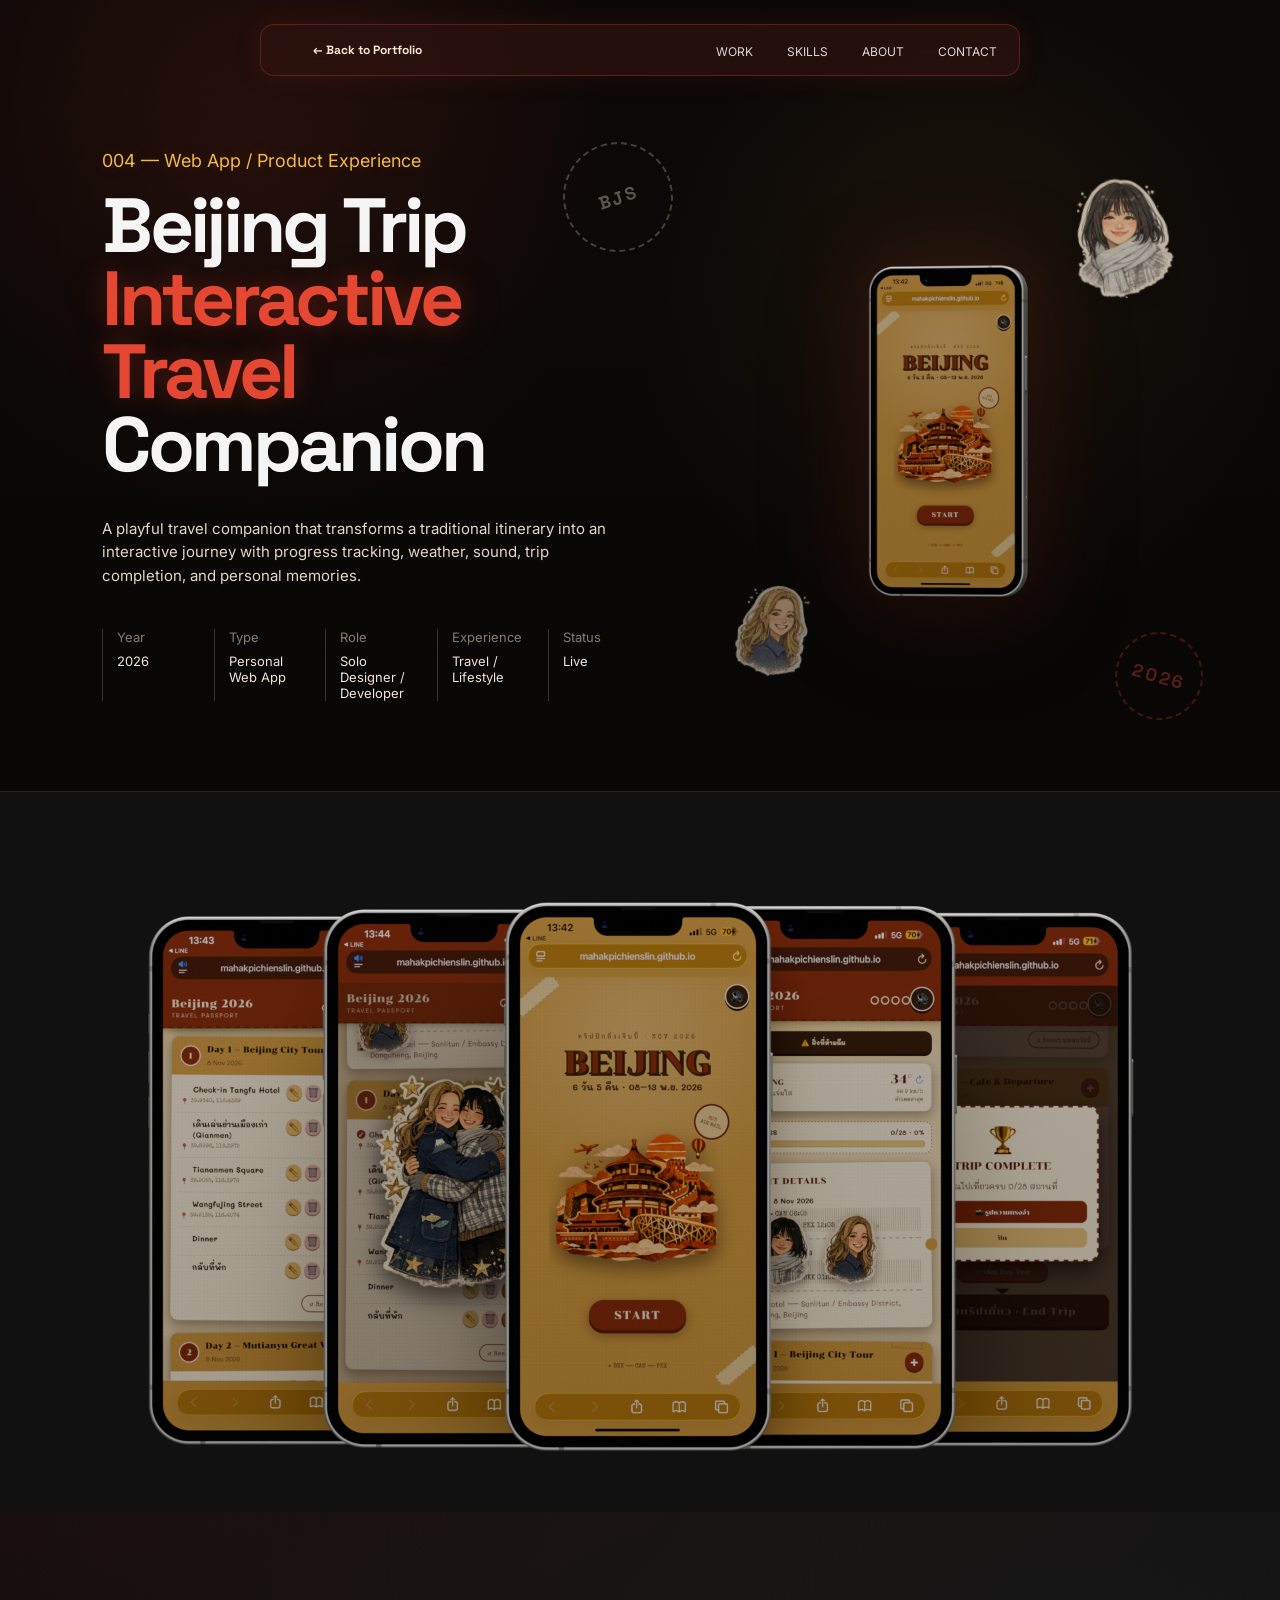
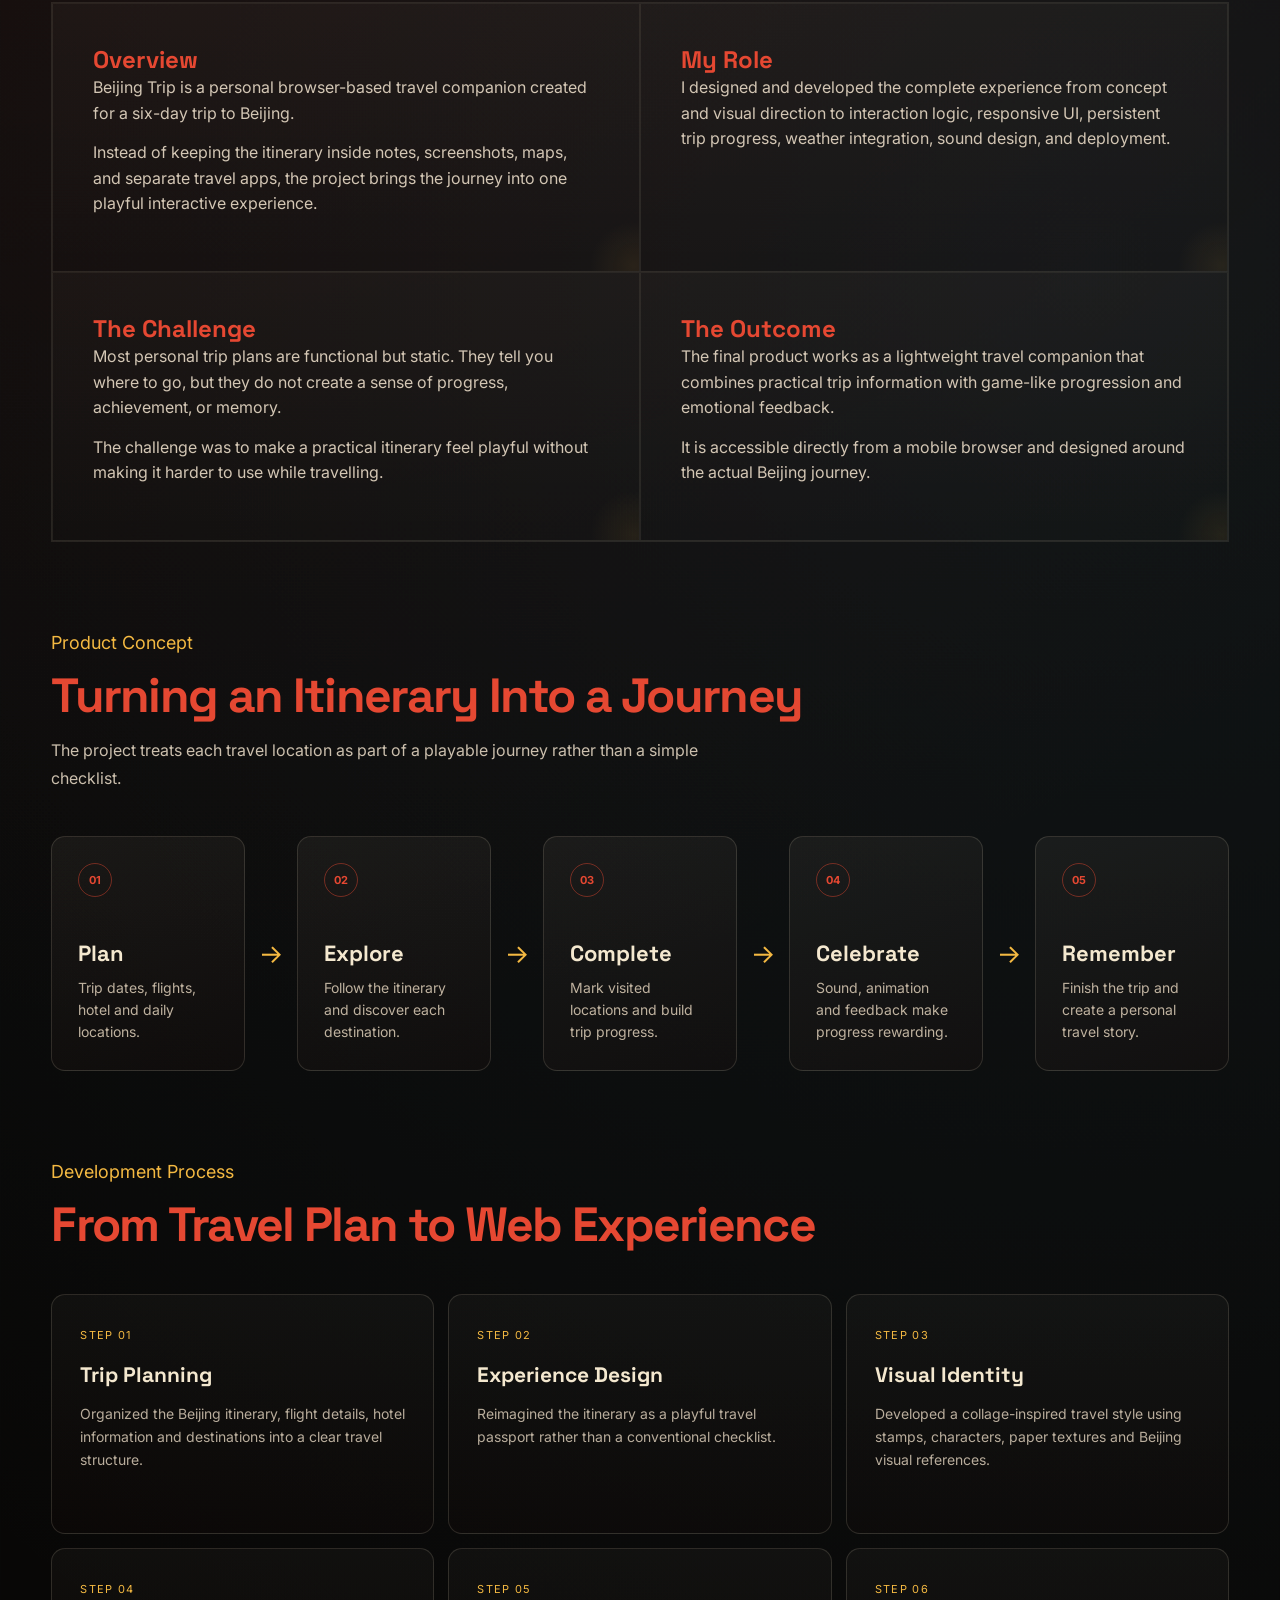
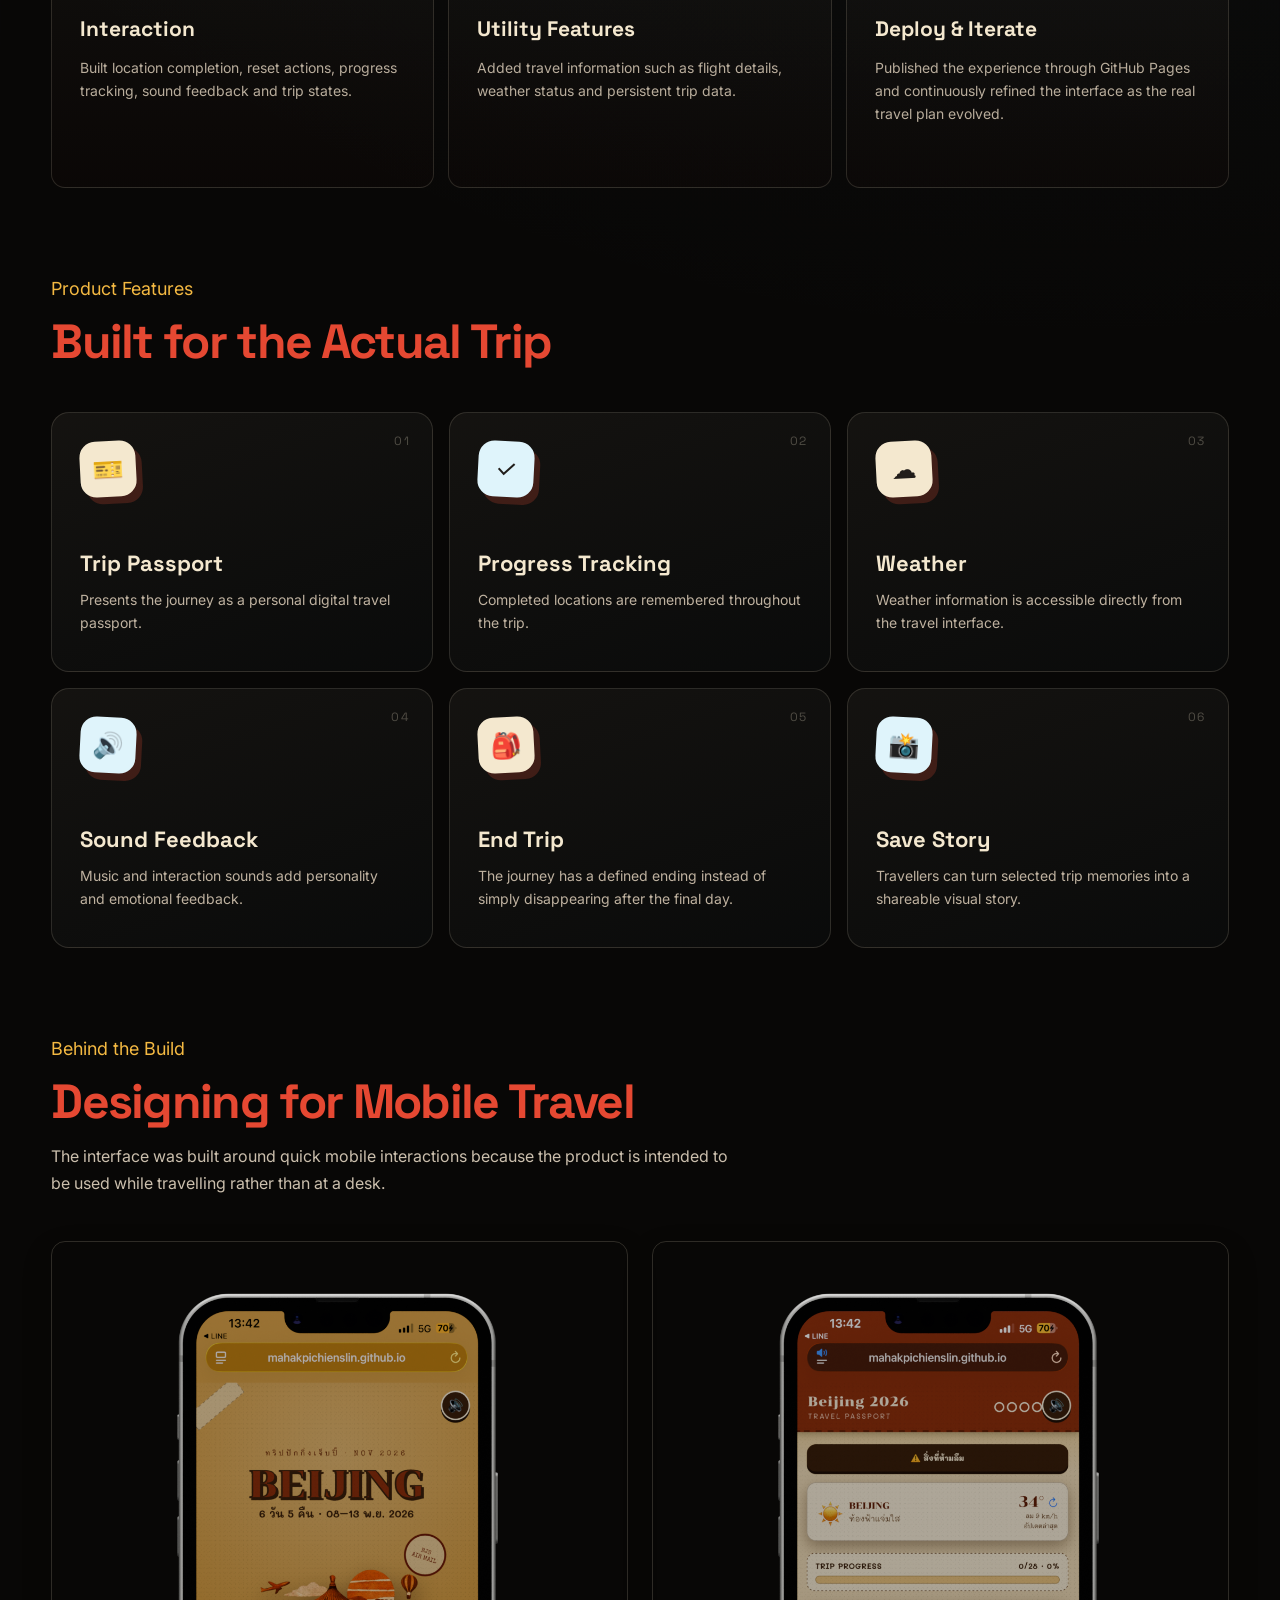
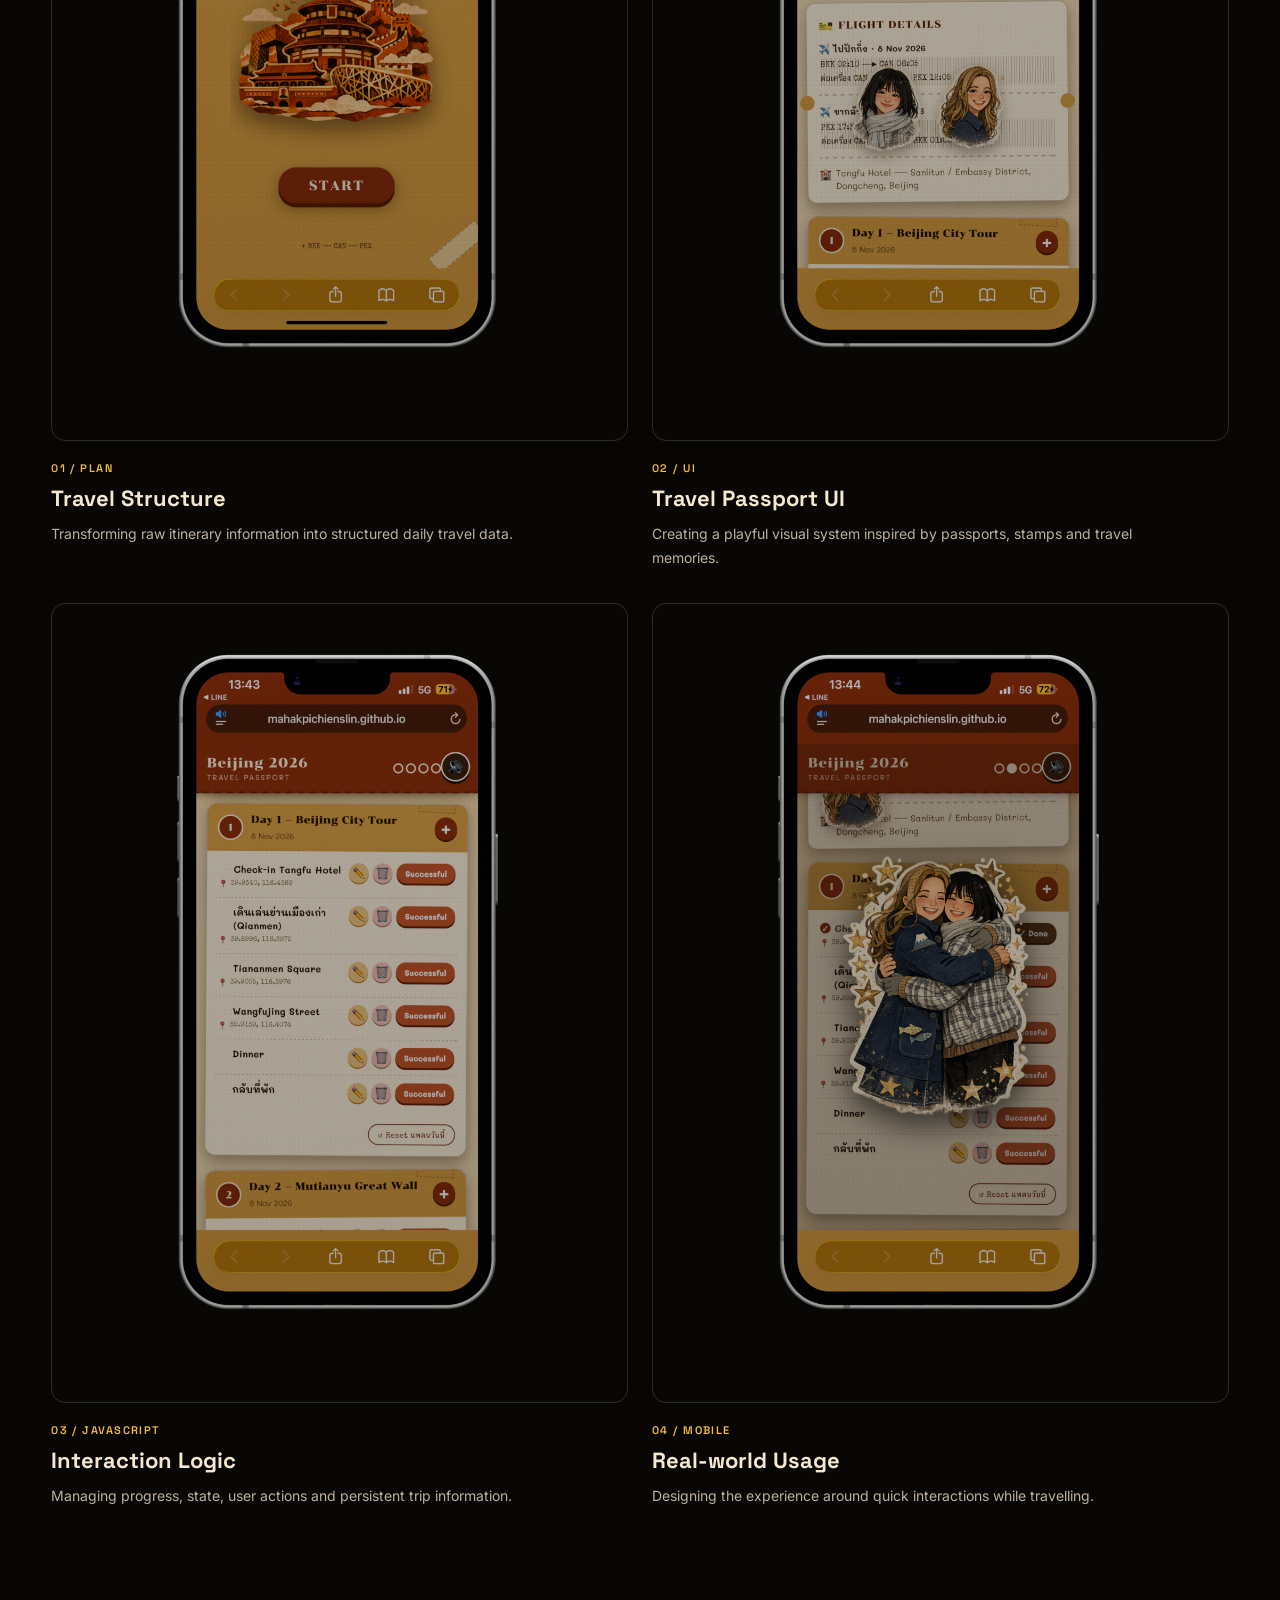
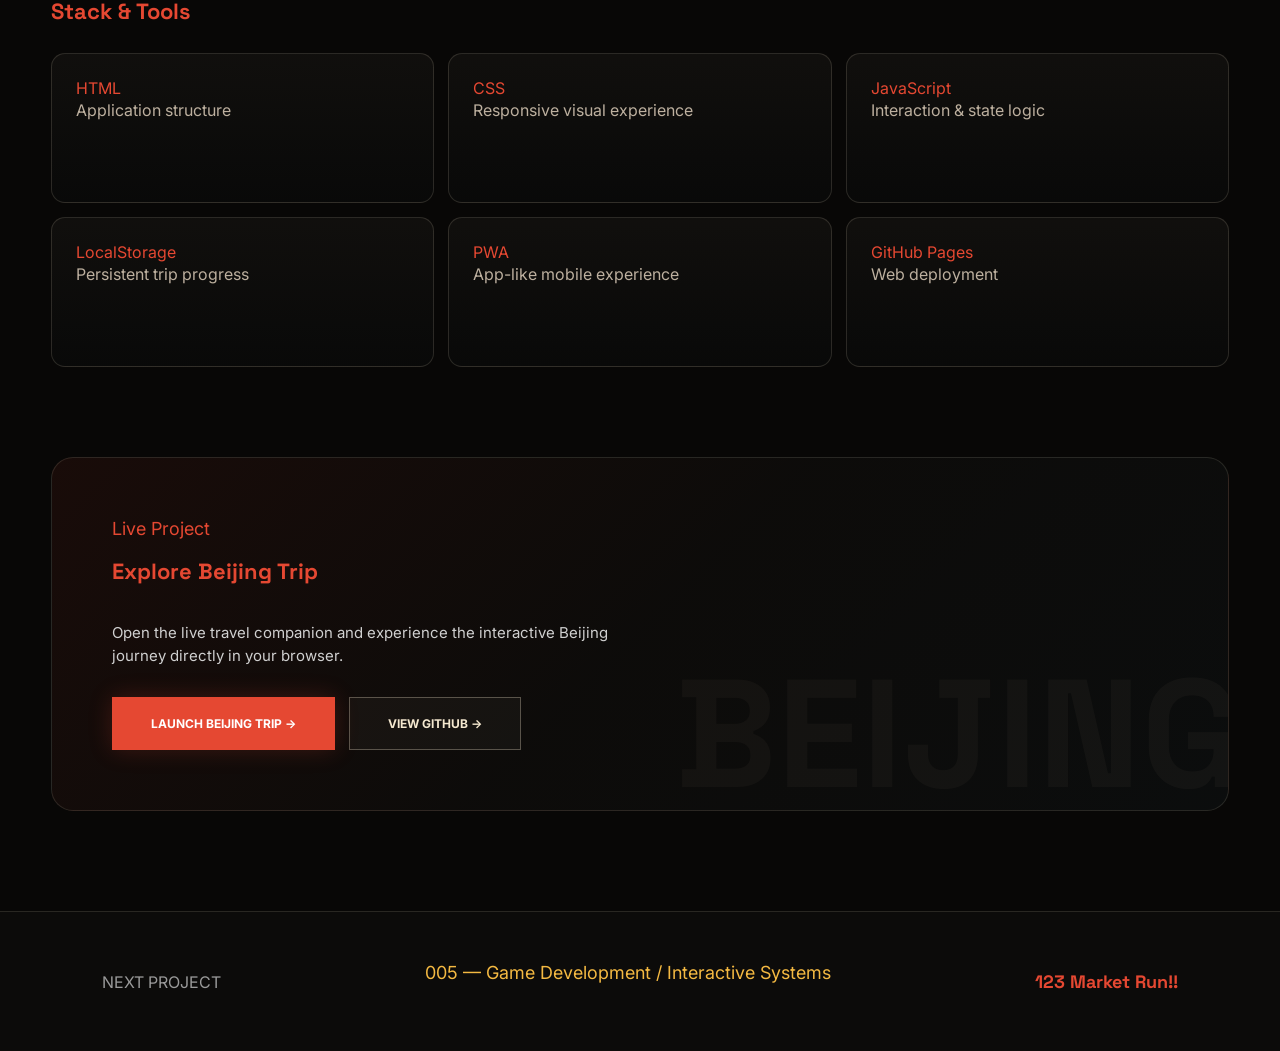
<file: case-study-beijing.html>
<!DOCTYPE html>
<html lang="en">

<head>
  <meta charset="UTF-8" />
  <meta name="viewport" content="width=device-width, initial-scale=1.0" />

  <title>
    Beijing Trip — Interactive Travel Companion | Siln Mahakpichien
  </title> 

  <link rel="preconnect" href="https://fonts.googleapis.com">
  <link rel="preconnect" href="https://fonts.gstatic.com" crossorigin>

  <link
    href="https://fonts.googleapis.com/css2?family=Inter:wght@400;500;600;700&family=Space+Grotesk:wght@400;500;700&display=swap"
    rel="stylesheet"
  >

  <link rel="stylesheet" href="style.css" />
</head>


<body>


<!-- ============================================================
     NAVIGATION
============================================================ -->

<header class="nav beijing-nav">

  <a href="index.html" class="logo">
    ← Back to Portfolio
  </a>

  <nav>
    <a href="index.html#work">WORK</a>
    <a href="index.html#skills">SKILLS</a>
    <a href="index.html#about">ABOUT</a>
    <a href="index.html#contact">CONTACT</a>
  </nav>

</header>



<main class="beijing-page">


<!-- ============================================================
     HERO
============================================================ -->

<section class="case-hero beijing-hero">


  <!-- Passport decorations -->

  <div class="passport-stamp stamp-one">
    BJS
  </div>

  <div class="passport-stamp stamp-two">
    2026
  </div>

 <!-- Floating Beijing Characters -->
<div class="beijing-floating-faces" aria-hidden="true">

  <img
    class="beijing-floating-face beijing-face-one"
    src="assets/face-1.png"
    alt=""
  >

  <img
    class="beijing-floating-face beijing-face-two"
    src="assets/face-2.png"
    alt=""
  >

</div>


  <!-- LEFT -->

  <div class="beijing-hero-copy">

    <p class="status">
      004 — Web App / Product Experience
    </p>

    <h1>

      Beijing Trip<br />

      <span class="accent">
        Interactive Travel
      </span>

      <br />

      Companion

    </h1>


    <p class="intro">

      A playful travel companion that transforms
      a traditional itinerary into an interactive
      journey with progress tracking, weather,
      sound, trip completion, and personal memories.

    </p>


    <div class="case-meta">

      <div>
        <span>Year</span>
        2026
      </div>

      <div>
        <span>Type</span>
        Personal Web App
      </div>

      <div>
        <span>Role</span>
        Solo Designer / Developer
      </div>

      <div>
        <span>Experience</span>
        Travel / Lifestyle
      </div>

      <div>
        <span>Status</span>
        Live
      </div>

    </div>

  </div>



  <!-- RIGHT -->

  <div class="case-product beijing-product">

    <img
      src="assets/beijing-hero.png"
      alt="Beijing Trip travel companion interface"
    >

  </div>


</section>



<!-- ============================================================
     FULL WIDTH IMAGE
============================================================ -->

<section class="case-image beijing-cover reveal">

  <img
    src="assets/beijing-world.png"
    alt="Beijing Trip interactive travel experience"
  >

</section>



<!-- ============================================================
     OVERVIEW
============================================================ -->

<section class="case-grid beijing-case-grid reveal">


  <div>

    <h2>
      Overview
    </h2>

    <p>

      Beijing Trip is a personal browser-based travel companion
      created for a six-day trip to Beijing.

    </p>

    <p>

      Instead of keeping the itinerary inside notes,
      screenshots, maps, and separate travel apps,
      the project brings the journey into one playful
      interactive experience.

    </p>

  </div>


  <div>

    <h2>
      My Role
    </h2>

    <p>

      I designed and developed the complete experience
      from concept and visual direction to interaction
      logic, responsive UI, persistent trip progress,
      weather integration, sound design, and deployment.

    </p>

  </div>


  <div>

    <h2>
      The Challenge
    </h2>

    <p>

      Most personal trip plans are functional but static.
      They tell you where to go, but they do not create
      a sense of progress, achievement, or memory.

    </p>

    <p>

      The challenge was to make a practical itinerary
      feel playful without making it harder to use
      while travelling.

    </p>

  </div>


  <div>

    <h2>
      The Outcome
    </h2>

    <p>

      The final product works as a lightweight travel
      companion that combines practical trip information
      with game-like progression and emotional feedback.

    </p>

    <p>

      It is accessible directly from a mobile browser
      and designed around the actual Beijing journey.

    </p>

  </div>


</section>



<!-- ============================================================
     PRODUCT IDEA
============================================================ -->

<section class="section beijing-flow-section reveal">

  <div class="section-heading">

    <p class="status">
      Product Concept
    </p>

    <h2>
      Turning an Itinerary Into a Journey
    </h2>

    <p>

      The project treats each travel location as part of a
      playable journey rather than a simple checklist.

    </p>

  </div>


  <div class="beijing-journey-flow">

    <div class="journey-card">
      <span>01</span>
      <h3>Plan</h3>
      <p>Trip dates, flights, hotel and daily locations.</p>
    </div>

    <div class="journey-arrow">→</div>

    <div class="journey-card">
      <span>02</span>
      <h3>Explore</h3>
      <p>Follow the itinerary and discover each destination.</p>
    </div>

    <div class="journey-arrow">→</div>

    <div class="journey-card">
      <span>03</span>
      <h3>Complete</h3>
      <p>Mark visited locations and build trip progress.</p>
    </div>

    <div class="journey-arrow">→</div>

    <div class="journey-card">
      <span>04</span>
      <h3>Celebrate</h3>
      <p>Sound, animation and feedback make progress rewarding.</p>
    </div>

    <div class="journey-arrow">→</div>

    <div class="journey-card">
      <span>05</span>
      <h3>Remember</h3>
      <p>Finish the trip and create a personal travel story.</p>
    </div>

  </div>

</section>



<!-- ============================================================
     PROCESS
============================================================ -->

<section class="section reveal">

  <div class="section-heading">

    <p class="status">
      Development Process
    </p>

    <h2>
      From Travel Plan to Web Experience
    </h2>

  </div>


  <div class="process-grid beijing-process-grid">


    <div>
      <span>STEP 01</span>
      <h3>Trip Planning</h3>

      <p>
        Organized the Beijing itinerary, flight details,
        hotel information and destinations into a clear
        travel structure.
      </p>
    </div>


    <div>
      <span>STEP 02</span>
      <h3>Experience Design</h3>

      <p>
        Reimagined the itinerary as a playful travel
        passport rather than a conventional checklist.
      </p>
    </div>


    <div>
      <span>STEP 03</span>
      <h3>Visual Identity</h3>

      <p>
        Developed a collage-inspired travel style using
        stamps, characters, paper textures and Beijing
        visual references.
      </p>
    </div>


    <div>
      <span>STEP 04</span>
      <h3>Interaction</h3>

      <p>
        Built location completion, reset actions,
        progress tracking, sound feedback and trip states.
      </p>
    </div>


    <div>
      <span>STEP 05</span>
      <h3>Utility Features</h3>

      <p>
        Added travel information such as flight details,
        weather status and persistent trip data.
      </p>
    </div>


    <div>
      <span>STEP 06</span>
      <h3>Deploy & Iterate</h3>

      <p>
        Published the experience through GitHub Pages
        and continuously refined the interface as the
        real travel plan evolved.
      </p>
    </div>


  </div>

</section>



<!-- ============================================================
     FEATURES
============================================================ -->

<section class="section reveal">


  <div class="section-heading">

    <p class="status">
      Product Features
    </p>

    <h2>
      Built for the Actual Trip
    </h2>

  </div>


  <div class="beijing-feature-grid">


    <div class="beijing-feature-card">
      <span>01</span>
      <div class="feature-icon">🎫</div>
      <h3>Trip Passport</h3>
      <p>
        Presents the journey as a personal digital
        travel passport.
      </p>
    </div>


    <div class="beijing-feature-card">
      <span>02</span>
      <div class="feature-icon">✓</div>
      <h3>Progress Tracking</h3>
      <p>
        Completed locations are remembered throughout
        the trip.
      </p>
    </div>


    <div class="beijing-feature-card">
      <span>03</span>
      <div class="feature-icon">☁</div>
      <h3>Weather</h3>
      <p>
        Weather information is accessible directly
        from the travel interface.
      </p>
    </div>


    <div class="beijing-feature-card">
      <span>04</span>
      <div class="feature-icon">🔊</div>
      <h3>Sound Feedback</h3>
      <p>
        Music and interaction sounds add personality
        and emotional feedback.
      </p>
    </div>


    <div class="beijing-feature-card">
      <span>05</span>
      <div class="feature-icon">🎒</div>
      <h3>End Trip</h3>
      <p>
        The journey has a defined ending instead
        of simply disappearing after the final day.
      </p>
    </div>


    <div class="beijing-feature-card">
      <span>06</span>
      <div class="feature-icon">📸</div>
      <h3>Save Story</h3>
      <p>
        Travellers can turn selected trip memories
        into a shareable visual story.
      </p>
    </div>


  </div>

</section>



<!-- ============================================================
     DEVELOPMENT
============================================================ -->

<section class="section reveal">

  <div class="section-heading">

    <p class="status">
      Behind the Build
    </p>

    <h2>
      Designing for Mobile Travel
    </h2>

    <p>

      The interface was built around quick mobile interactions
      because the product is intended to be used while
      travelling rather than at a desk.

    </p>

  </div>


  <div class="development-grid beijing-development-grid">


    <div class="development-card">

      <img
        src="assets/beijing-plan.png"
        alt="Beijing trip planning"
      >

      <span>
        01 / PLAN
      </span>

      <h3>
        Travel Structure
      </h3>

      <p>
        Transforming raw itinerary information
        into structured daily travel data.
      </p>

    </div>


    <div class="development-card">

      <img
        src="assets/beijing-ui.png"
        alt="Beijing Trip user interface"
      >

      <span>
        02 / UI
      </span>

      <h3>
        Travel Passport UI
      </h3>

      <p>
        Creating a playful visual system inspired
        by passports, stamps and travel memories.
      </p>

    </div>


    <div class="development-card">

      <img
        src="assets/beijing-code.png"
        alt="Beijing Trip JavaScript development"
      >

      <span>
        03 / JAVASCRIPT
      </span>

      <h3>
        Interaction Logic
      </h3>

      <p>
        Managing progress, state, user actions
        and persistent trip information.
      </p>

    </div>


    <div class="development-card">

      <img
        src="assets/beijing-mobile.png"
        alt="Beijing Trip mobile interface"
      >

      <span>
        04 / MOBILE
      </span>

      <h3>
        Real-world Usage
      </h3>

      <p>
        Designing the experience around quick
        interactions while travelling.
      </p>

    </div>


  </div>

</section>



<!-- ============================================================
     STACK
============================================================ -->

<section class="section reveal">

  <h2>
    Stack & Tools
  </h2>


  <div class="tool-grid beijing-tool-grid">

    <div>
      HTML
      <br>
      <span>Application structure</span>
    </div>

    <div>
      CSS
      <br>
      <span>Responsive visual experience</span>
    </div>

    <div>
      JavaScript
      <br>
      <span>Interaction & state logic</span>
    </div>

    <div>
      LocalStorage
      <br>
      <span>Persistent trip progress</span>
    </div>

    <div>
      PWA
      <br>
      <span>App-like mobile experience</span>
    </div>

    <div>
      GitHub Pages
      <br>
      <span>Web deployment</span>
    </div>

  </div>

</section>



<!-- ============================================================
     LIVE PROJECT
============================================================ -->

<section class="section beijing-live-section reveal">

  <p class="status">
    Live Project
  </p>

  <h2>
    Explore Beijing Trip
  </h2>

  <p class="intro">

    Open the live travel companion and experience
    the interactive Beijing journey directly
    in your browser.

  </p>


  <div class="cta-wrap beijing-cta">

    <a
      href="https://mahakpichienslin.github.io/Beijing-Trip/"
      target="_blank"
      rel="noopener noreferrer"
      class="btn primary"
    >
      LAUNCH BEIJING TRIP →
    </a>


    <a
      href="https://github.com/mahakpichienslin/Beijing-Trip"
      target="_blank"
      rel="noopener noreferrer"
      class="btn beijing-secondary"
    >
      VIEW GITHUB →
    </a>

  </div>

</section>



<!-- ============================================================
     NEXT PROJECT
============================================================ -->

<section class="next-project beijing-next-project">

  <p>
    NEXT PROJECT
  </p>

  <span class="status">
    005 — Game Development / Interactive Systems
  </span>

  <h2>
    123 Market Run!!
  </h2>

</section>


</main>


<script src="script.js"></script>

</body>
</html>
</file>
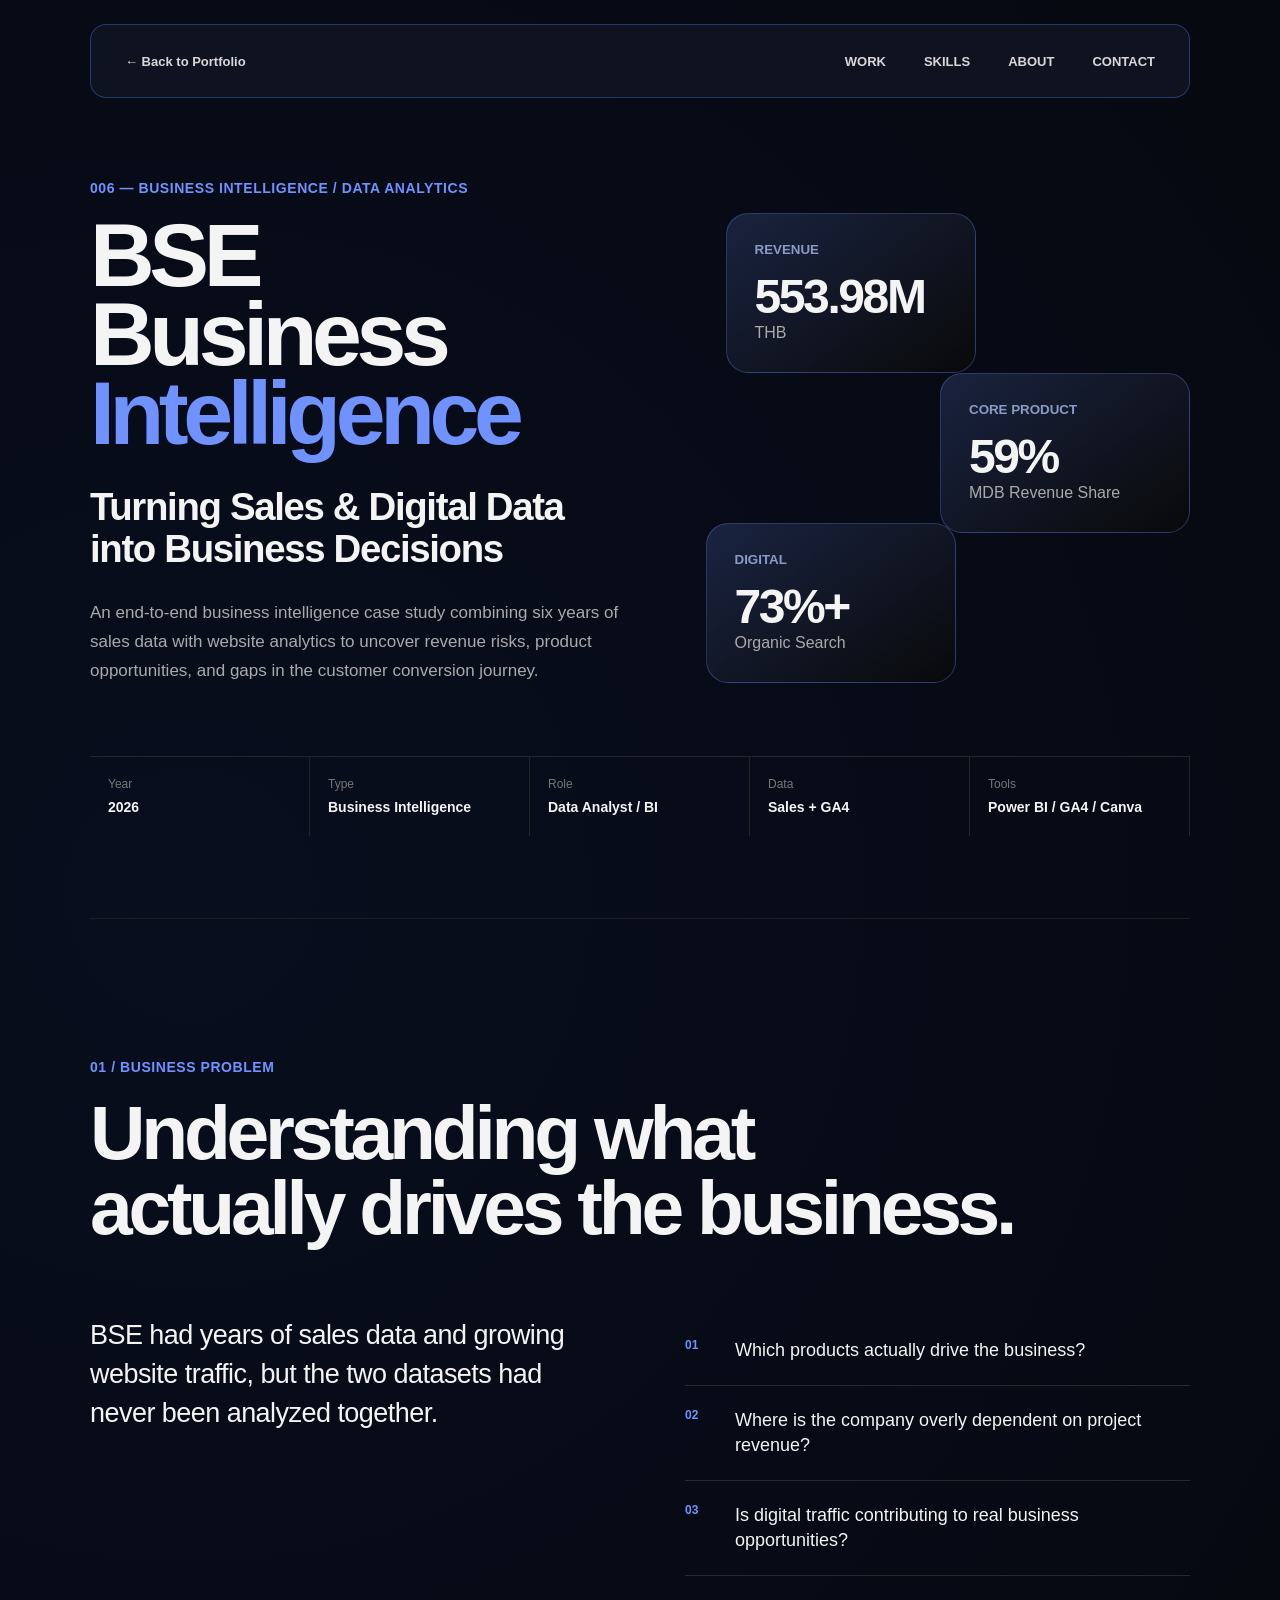
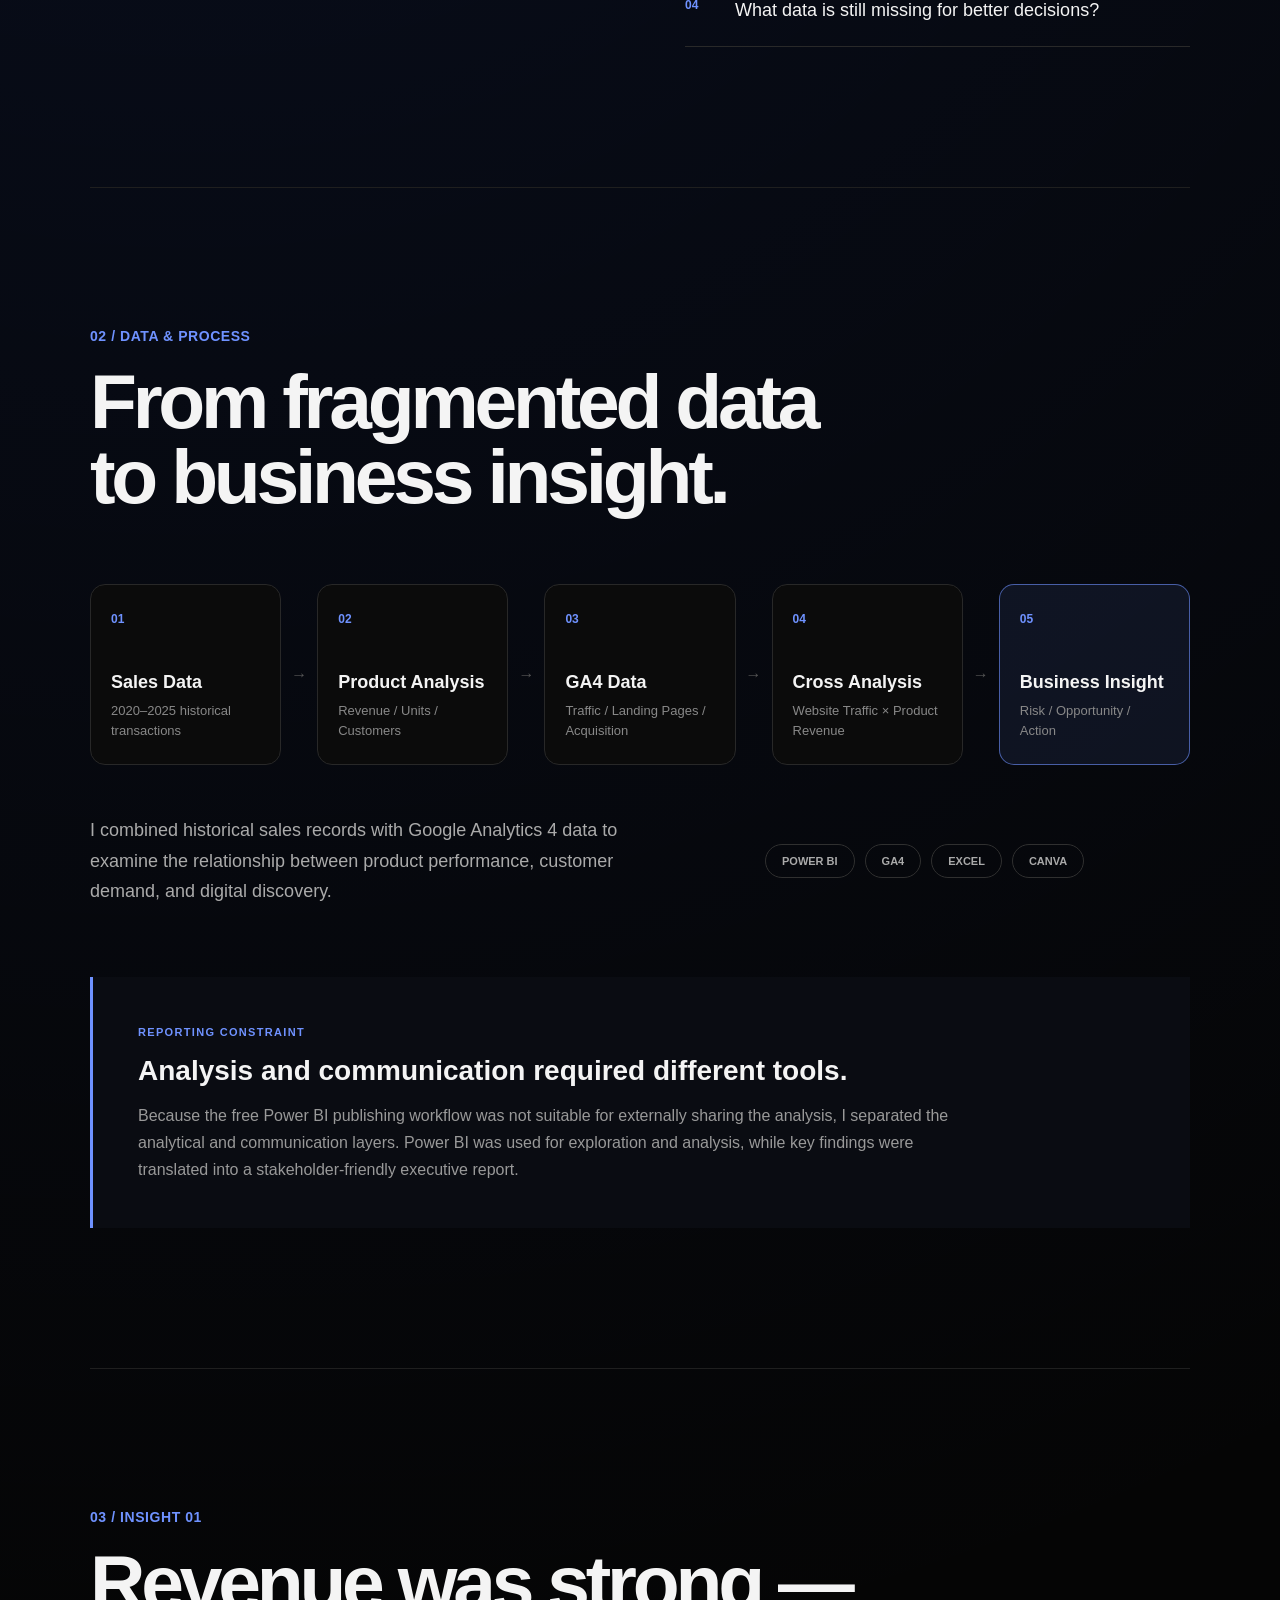
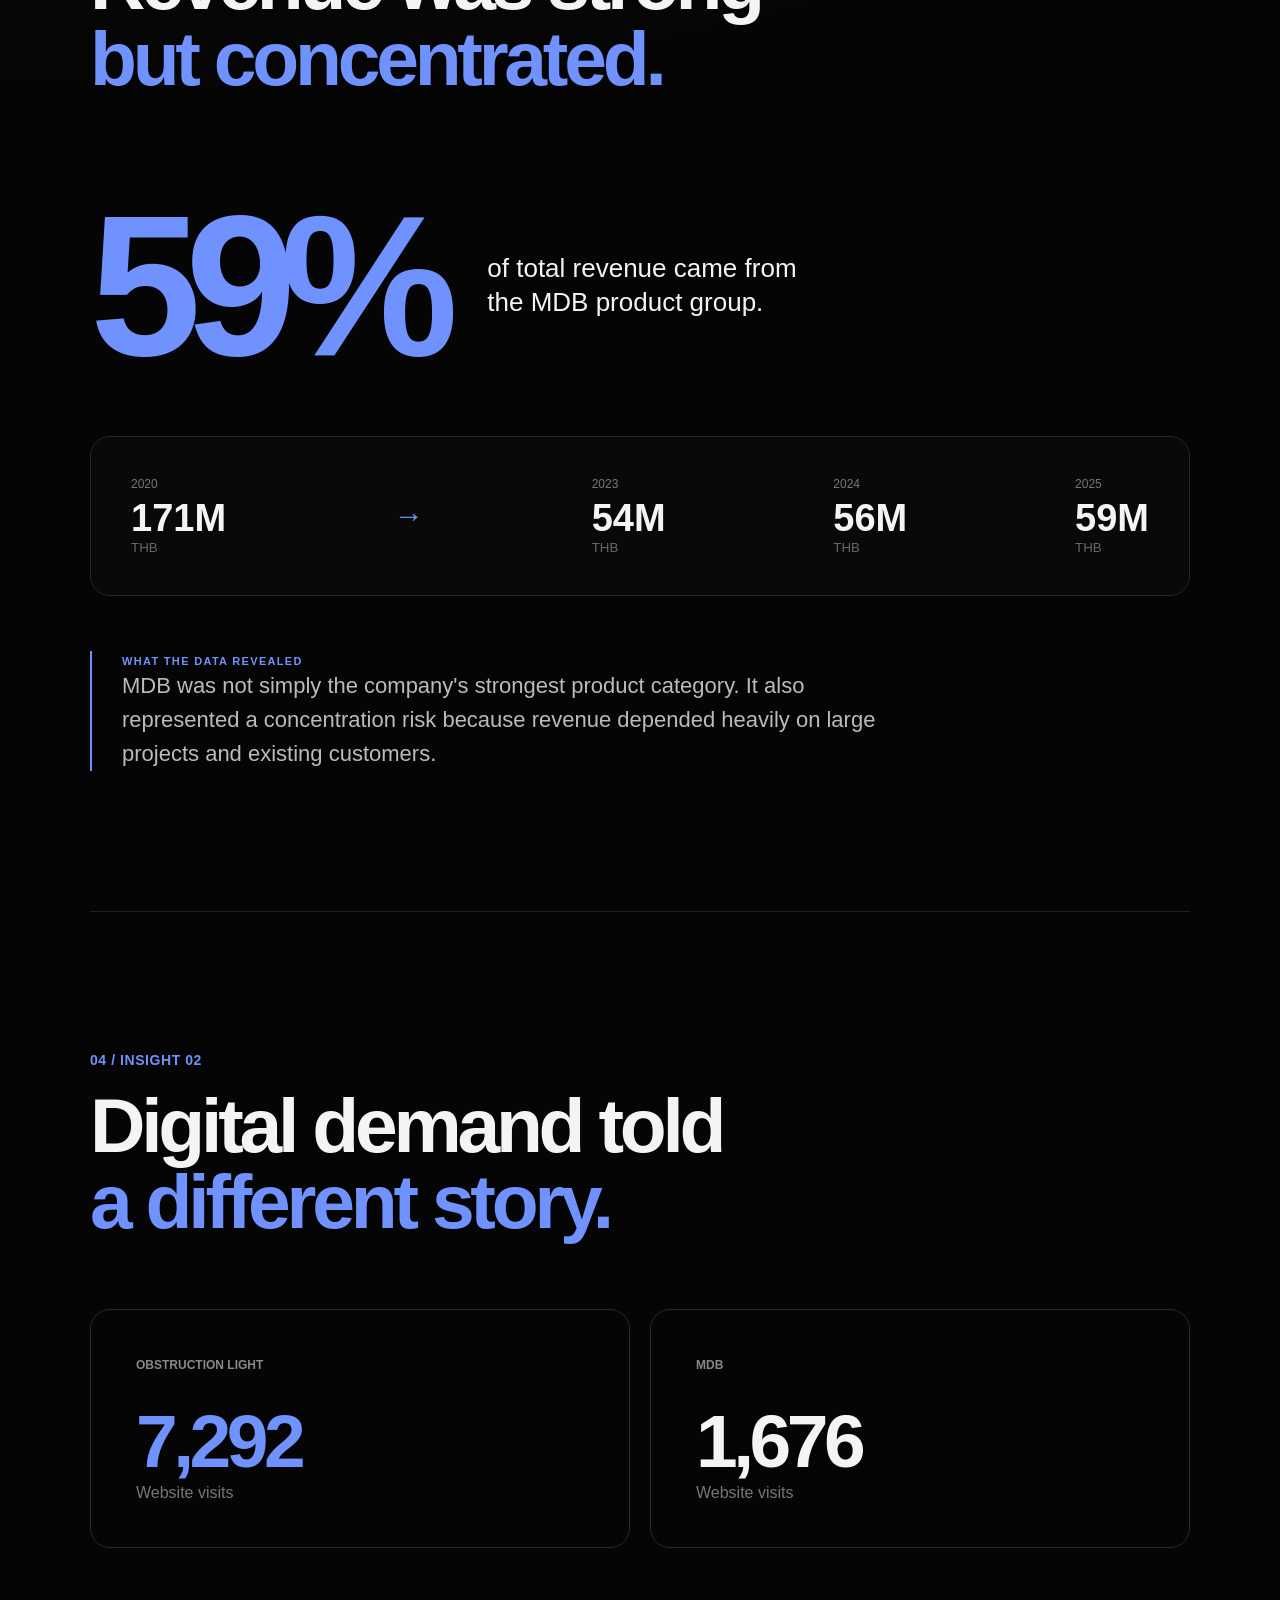
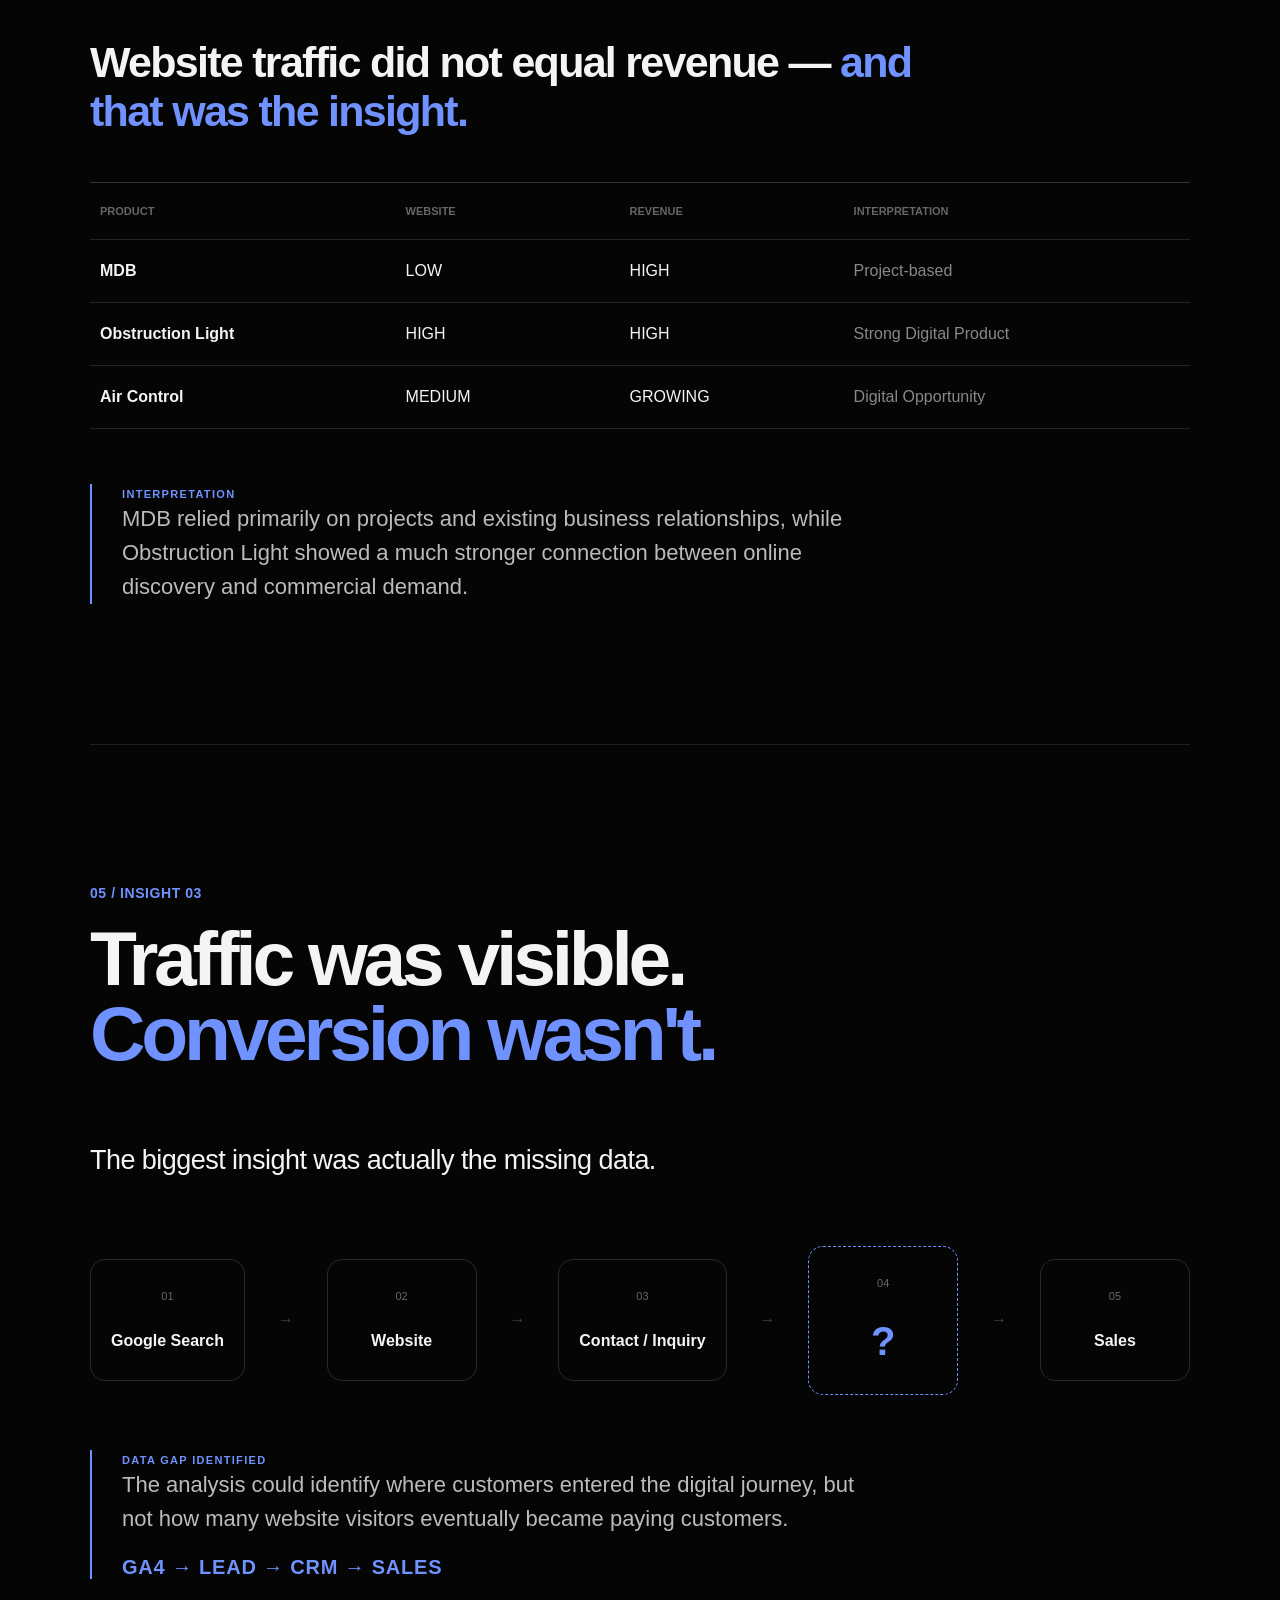
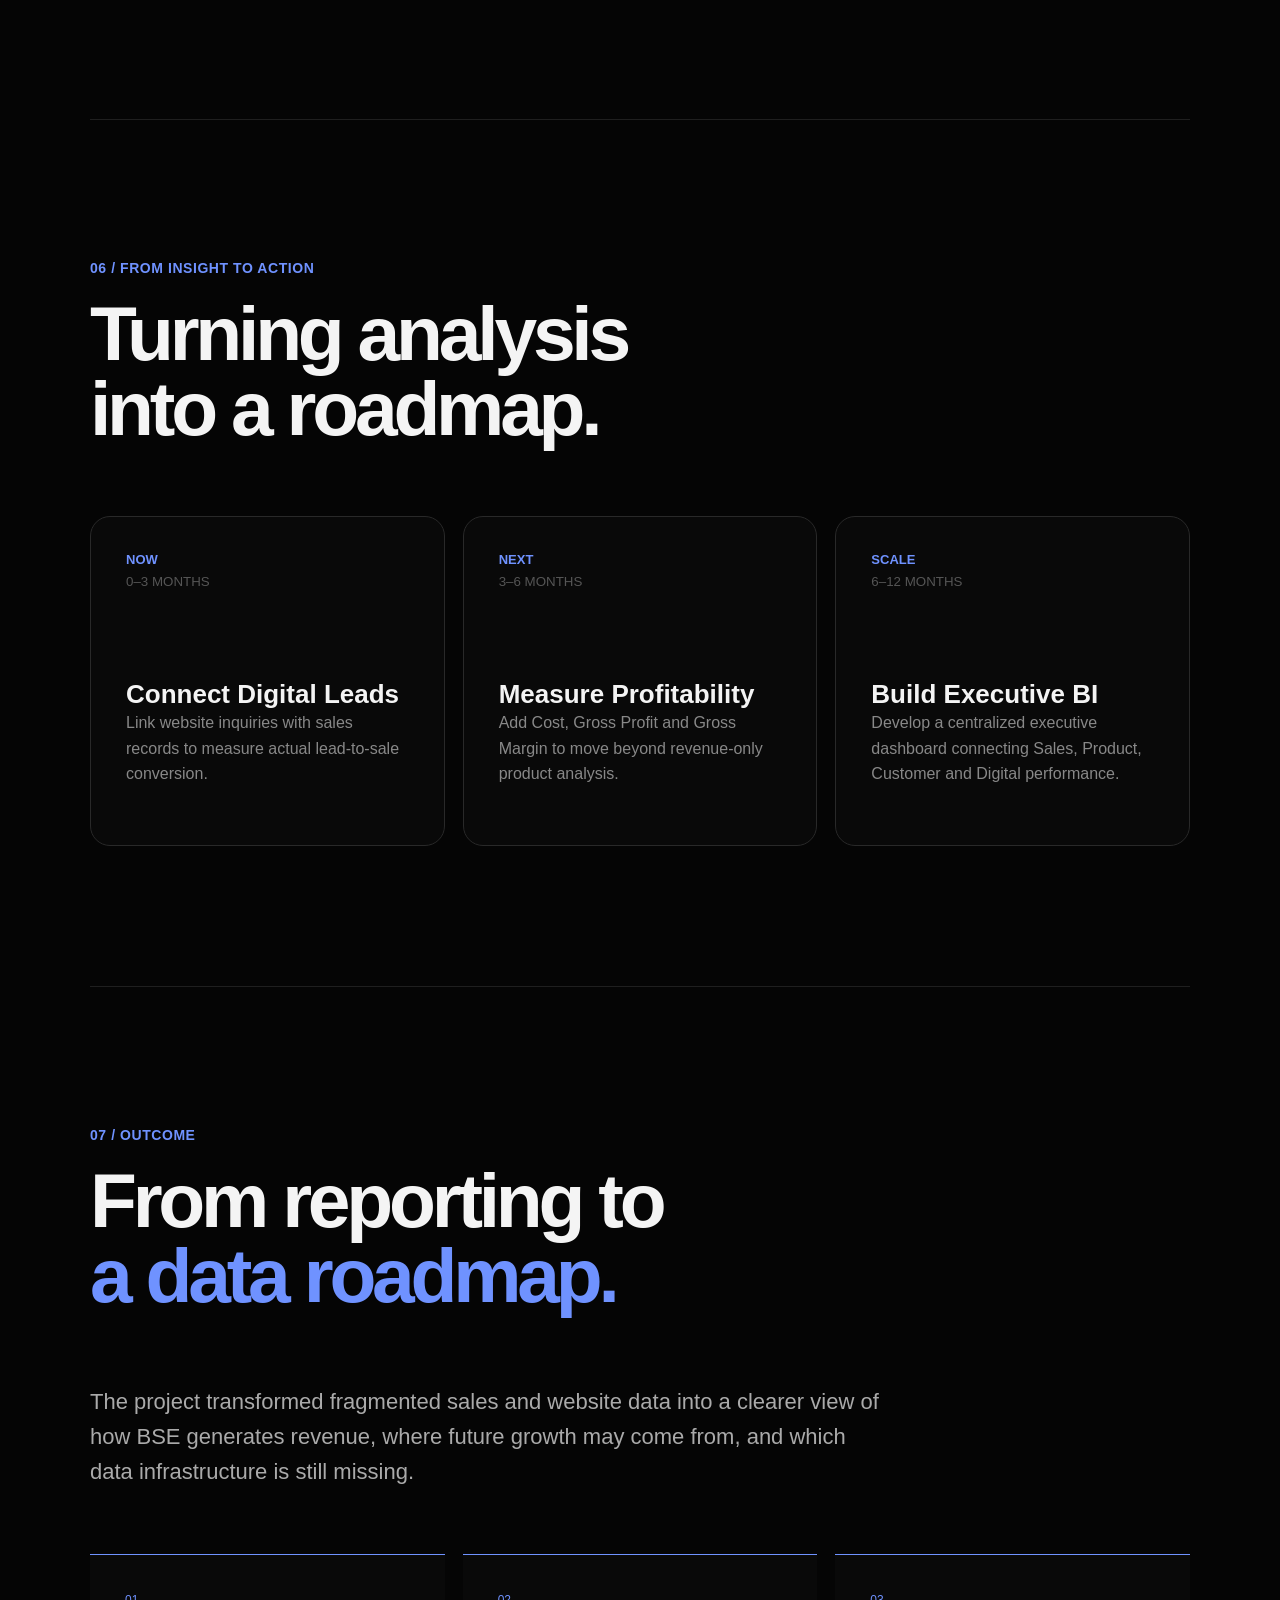
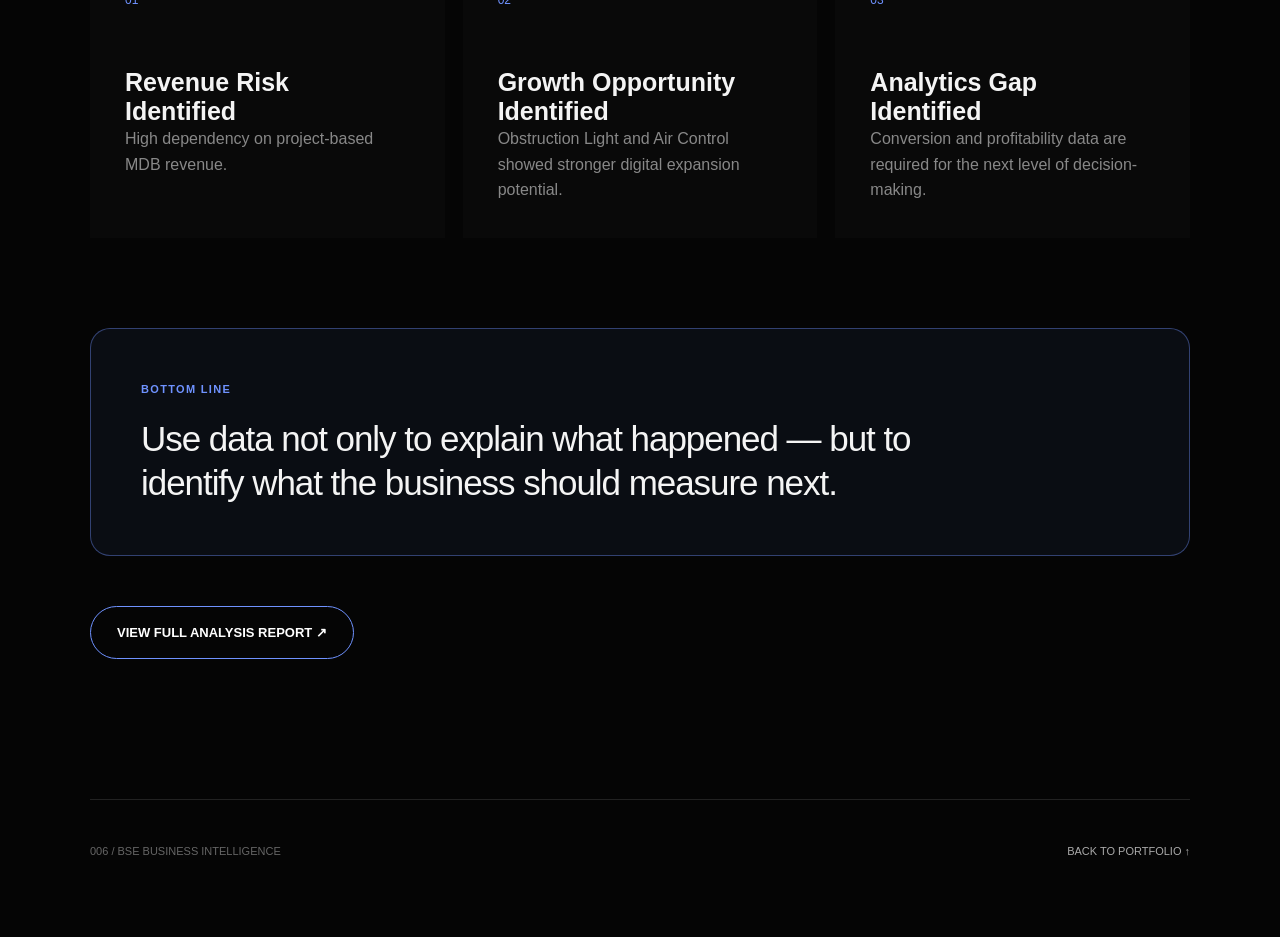
<file: case-study-bi.html>
<!DOCTYPE html>
<html lang="en">

<head>
  <meta charset="UTF-8">
  <meta name="viewport" content="width=device-width, initial-scale=1.0">

  <title>BSE Business Intelligence — Case Study</title>

  <link rel="stylesheet" href="style.css">
</head>

<body class="bi-page">


<!-- =========================================================
     NAVIGATION
========================================================= -->

<nav class="bi-nav">

  <a href="index.html" class="bi-back">
    ← Back to Portfolio
  </a>

  <div class="bi-nav-links">
    <a href="index.html#work">WORK</a>
    <a href="index.html#skills">SKILLS</a>
    <a href="index.html#about">ABOUT</a>
    <a href="index.html#contact">CONTACT</a>
  </div>

</nav>


<!-- =========================================================
     HERO
========================================================= -->

<header class="bi-hero">

  <div class="bi-hero-grid">

    <div class="bi-hero-copy">

      <p class="bi-eyebrow">
        006 — BUSINESS INTELLIGENCE / DATA ANALYTICS
      </p>

      <h1>
        BSE Business<br>
        <span>Intelligence</span>
      </h1>

      <h2>
        Turning Sales & Digital Data<br>
        into Business Decisions
      </h2>

      <p class="bi-intro">
        An end-to-end business intelligence case study combining
        six years of sales data with website analytics to uncover
        revenue risks, product opportunities, and gaps in the
        customer conversion journey.
      </p>

    </div>


    <div class="bi-hero-visual">

      <div class="bi-data-card bi-card-revenue">
        <small>REVENUE</small>
        <strong>553.98M</strong>
        <span>THB</span>
      </div>

      <div class="bi-data-card bi-card-product">
        <small>CORE PRODUCT</small>
        <strong>59%</strong>
        <span>MDB Revenue Share</span>
      </div>

      <div class="bi-data-card bi-card-digital">
        <small>DIGITAL</small>
        <strong>73%+</strong>
        <span>Organic Search</span>
      </div>

    </div>

  </div>


  <div class="bi-meta">

    <div>
      <span>Year</span>
      <strong>2026</strong>
    </div>

    <div>
      <span>Type</span>
      <strong>Business Intelligence</strong>
    </div>

    <div>
      <span>Role</span>
      <strong>Data Analyst / BI</strong>
    </div>

    <div>
      <span>Data</span>
      <strong>Sales + GA4</strong>
    </div>

    <div>
      <span>Tools</span>
      <strong>Power BI / GA4 / Canva</strong>
    </div>

  </div>

</header>



<!-- =========================================================
     01 BUSINESS PROBLEM
========================================================= -->

<section class="bi-section">

  <p class="bi-section-number">01 / BUSINESS PROBLEM</p>

  <h2>
    Understanding what<br>
    actually drives the business.
  </h2>

  <div class="bi-two-column">

    <div>

      <p class="bi-large-text">
        BSE had years of sales data and growing website traffic,
        but the two datasets had never been analyzed together.
      </p>

    </div>


    <div class="bi-question-list">

      <div>
        <span>01</span>
        <p>Which products actually drive the business?</p>
      </div>

      <div>
        <span>02</span>
        <p>Where is the company overly dependent on project revenue?</p>
      </div>

      <div>
        <span>03</span>
        <p>Is digital traffic contributing to real business opportunities?</p>
      </div>

      <div>
        <span>04</span>
        <p>What data is still missing for better decisions?</p>
      </div>

    </div>

  </div>

</section>



<!-- =========================================================
     02 DATA & PROCESS
========================================================= -->

<section class="bi-section bi-process-section">

  <p class="bi-section-number">02 / DATA & PROCESS</p>

  <h2>
    From fragmented data<br>
    to business insight.
  </h2>


  <div class="bi-process">

    <div class="bi-process-card">
      <span>01</span>
      <h3>Sales Data</h3>
      <p>2020–2025 historical transactions</p>
    </div>

    <div class="bi-process-arrow">→</div>

    <div class="bi-process-card">
      <span>02</span>
      <h3>Product Analysis</h3>
      <p>Revenue / Units / Customers</p>
    </div>

    <div class="bi-process-arrow">→</div>

    <div class="bi-process-card">
      <span>03</span>
      <h3>GA4 Data</h3>
      <p>Traffic / Landing Pages / Acquisition</p>
    </div>

    <div class="bi-process-arrow">→</div>

    <div class="bi-process-card">
      <span>04</span>
      <h3>Cross Analysis</h3>
      <p>Website Traffic × Product Revenue</p>
    </div>

    <div class="bi-process-arrow">→</div>

    <div class="bi-process-card bi-process-final">
      <span>05</span>
      <h3>Business Insight</h3>
      <p>Risk / Opportunity / Action</p>
    </div>

  </div>


  <div class="bi-method-note">

    <p>
      I combined historical sales records with Google Analytics 4
      data to examine the relationship between product performance,
      customer demand, and digital discovery.
    </p>

    <div class="bi-tools">
      <span>POWER BI</span>
      <span>GA4</span>
      <span>EXCEL</span>
      <span>CANVA</span>
    </div>

  </div>


  <div class="bi-constraint">

    <span class="bi-label">REPORTING CONSTRAINT</span>

    <h3>Analysis and communication required different tools.</h3>

    <p>
      Because the free Power BI publishing workflow was not suitable
      for externally sharing the analysis, I separated the analytical
      and communication layers. Power BI was used for exploration and
      analysis, while key findings were translated into a
      stakeholder-friendly executive report.
    </p>

  </div>

</section>



<!-- =========================================================
     03 INSIGHT 01
========================================================= -->

<section class="bi-section bi-insight">

  <p class="bi-section-number">03 / INSIGHT 01</p>

  <h2>
    Revenue was strong —<br>
    <span>but concentrated.</span>
  </h2>


  <div class="bi-big-stat">

    <strong>59%</strong>

    <p>
      of total revenue came from<br>
      the MDB product group.
    </p>

  </div>


  <div class="bi-stat-row">

    <div>
      <span>2020</span>
      <strong>171M</strong>
      <small>THB</small>
    </div>

    <div class="bi-stat-arrow">→</div>

    <div>
      <span>2023</span>
      <strong>54M</strong>
      <small>THB</small>
    </div>

    <div>
      <span>2024</span>
      <strong>56M</strong>
      <small>THB</small>
    </div>

    <div>
      <span>2025</span>
      <strong>59M</strong>
      <small>THB</small>
    </div>

  </div>


  <div class="bi-insight-box">

    <span>WHAT THE DATA REVEALED</span>

    <p>
      MDB was not simply the company's strongest product category.
      It also represented a concentration risk because revenue
      depended heavily on large projects and existing customers.
    </p>

  </div>

</section>



<!-- =========================================================
     04 INSIGHT 02
========================================================= -->

<section class="bi-section bi-insight">

  <p class="bi-section-number">04 / INSIGHT 02</p>

  <h2>
    Digital demand told<br>
    <span>a different story.</span>
  </h2>


  <div class="bi-digital-highlight">

    <div>
      <span>OBSTRUCTION LIGHT</span>
      <strong>7,292</strong>
      <p>Website visits</p>
    </div>

    <div>
      <span>MDB</span>
      <strong>1,676</strong>
      <p>Website visits</p>
    </div>

  </div>


  <h3 class="bi-statement">
    Website traffic did not equal revenue —
    <span>and that was the insight.</span>
  </h3>


  <div class="bi-comparison">

    <div class="bi-comparison-head">
      <span>PRODUCT</span>
      <span>WEBSITE</span>
      <span>REVENUE</span>
      <span>INTERPRETATION</span>
    </div>

    <div>
      <strong>MDB</strong>
      <span>LOW</span>
      <span>HIGH</span>
      <p>Project-based</p>
    </div>

    <div>
      <strong>Obstruction Light</strong>
      <span>HIGH</span>
      <span>HIGH</span>
      <p>Strong Digital Product</p>
    </div>

    <div>
      <strong>Air Control</strong>
      <span>MEDIUM</span>
      <span>GROWING</span>
      <p>Digital Opportunity</p>
    </div>

  </div>


  <div class="bi-insight-box">

    <span>INTERPRETATION</span>

    <p>
      MDB relied primarily on projects and existing business
      relationships, while Obstruction Light showed a much stronger
      connection between online discovery and commercial demand.
    </p>

  </div>

</section>



<!-- =========================================================
     05 INSIGHT 03
========================================================= -->

<section class="bi-section bi-insight">

  <p class="bi-section-number">05 / INSIGHT 03</p>

  <h2>
    Traffic was visible.<br>
    <span>Conversion wasn't.</span>
  </h2>


  <p class="bi-large-text bi-conversion-intro">
    The biggest insight was actually the missing data.
  </p>


  <div class="bi-funnel">

    <div>
      <span>01</span>
      <strong>Google Search</strong>
    </div>

    <b>→</b>

    <div>
      <span>02</span>
      <strong>Website</strong>
    </div>

    <b>→</b>

    <div>
      <span>03</span>
      <strong>Contact / Inquiry</strong>
    </div>

    <b>→</b>

    <div class="bi-funnel-missing">
      <span>04</span>
      <strong>?</strong>
    </div>

    <b>→</b>

    <div>
      <span>05</span>
      <strong>Sales</strong>
    </div>

  </div>


  <div class="bi-insight-box">

    <span>DATA GAP IDENTIFIED</span>

    <p>
      The analysis could identify where customers entered the digital
      journey, but not how many website visitors eventually became
      paying customers.
    </p>

    <strong class="bi-data-gap">
      GA4 → LEAD → CRM → SALES
    </strong>

  </div>

</section>



<!-- =========================================================
     06 ACTION
========================================================= -->

<section class="bi-section">

  <p class="bi-section-number">06 / FROM INSIGHT TO ACTION</p>

  <h2>
    Turning analysis<br>
    into a roadmap.
  </h2>


  <div class="bi-roadmap">

    <article>

      <span>NOW</span>

      <small>0–3 MONTHS</small>

      <h3>Connect Digital Leads</h3>

      <p>
        Link website inquiries with sales records to measure
        actual lead-to-sale conversion.
      </p>

    </article>


    <article>

      <span>NEXT</span>

      <small>3–6 MONTHS</small>

      <h3>Measure Profitability</h3>

      <p>
        Add Cost, Gross Profit and Gross Margin to move beyond
        revenue-only product analysis.
      </p>

    </article>


    <article>

      <span>SCALE</span>

      <small>6–12 MONTHS</small>

      <h3>Build Executive BI</h3>

      <p>
        Develop a centralized executive dashboard connecting
        Sales, Product, Customer and Digital performance.
      </p>

    </article>

  </div>

</section>



<!-- =========================================================
     07 OUTCOME
========================================================= -->

<section class="bi-section bi-outcome">

  <p class="bi-section-number">07 / OUTCOME</p>

  <h2>
    From reporting to<br>
    <span>a data roadmap.</span>
  </h2>


  <p class="bi-outcome-intro">
    The project transformed fragmented sales and website data into
    a clearer view of how BSE generates revenue, where future growth
    may come from, and which data infrastructure is still missing.
  </p>


  <div class="bi-outcome-grid">

    <div>
      <span>01</span>

      <h3>Revenue Risk<br>Identified</h3>

      <p>
        High dependency on project-based MDB revenue.
      </p>
    </div>


    <div>
      <span>02</span>

      <h3>Growth Opportunity<br>Identified</h3>

      <p>
        Obstruction Light and Air Control showed stronger
        digital expansion potential.
      </p>
    </div>


    <div>
      <span>03</span>

      <h3>Analytics Gap<br>Identified</h3>

      <p>
        Conversion and profitability data are required for
        the next level of decision-making.
      </p>
    </div>

  </div>


  <div class="bi-bottom-line">

    <span>BOTTOM LINE</span>

    <p>
      Use data not only to explain what happened —
      but to identify what the business should measure next.
    </p>

  </div>


  <a
    href="assets/BSE-Revenue-Product-Portfolio-Analysis-2020-2025.pdf"
    target="_blank"
    class="bi-report-btn"
  >
    VIEW FULL ANALYSIS REPORT ↗
  </a>

</section>



<footer class="bi-footer">

  <span>006 / BSE BUSINESS INTELLIGENCE</span>

  <a href="index.html">
    BACK TO PORTFOLIO ↑
  </a>

</footer>


</body>
</html>
</file>
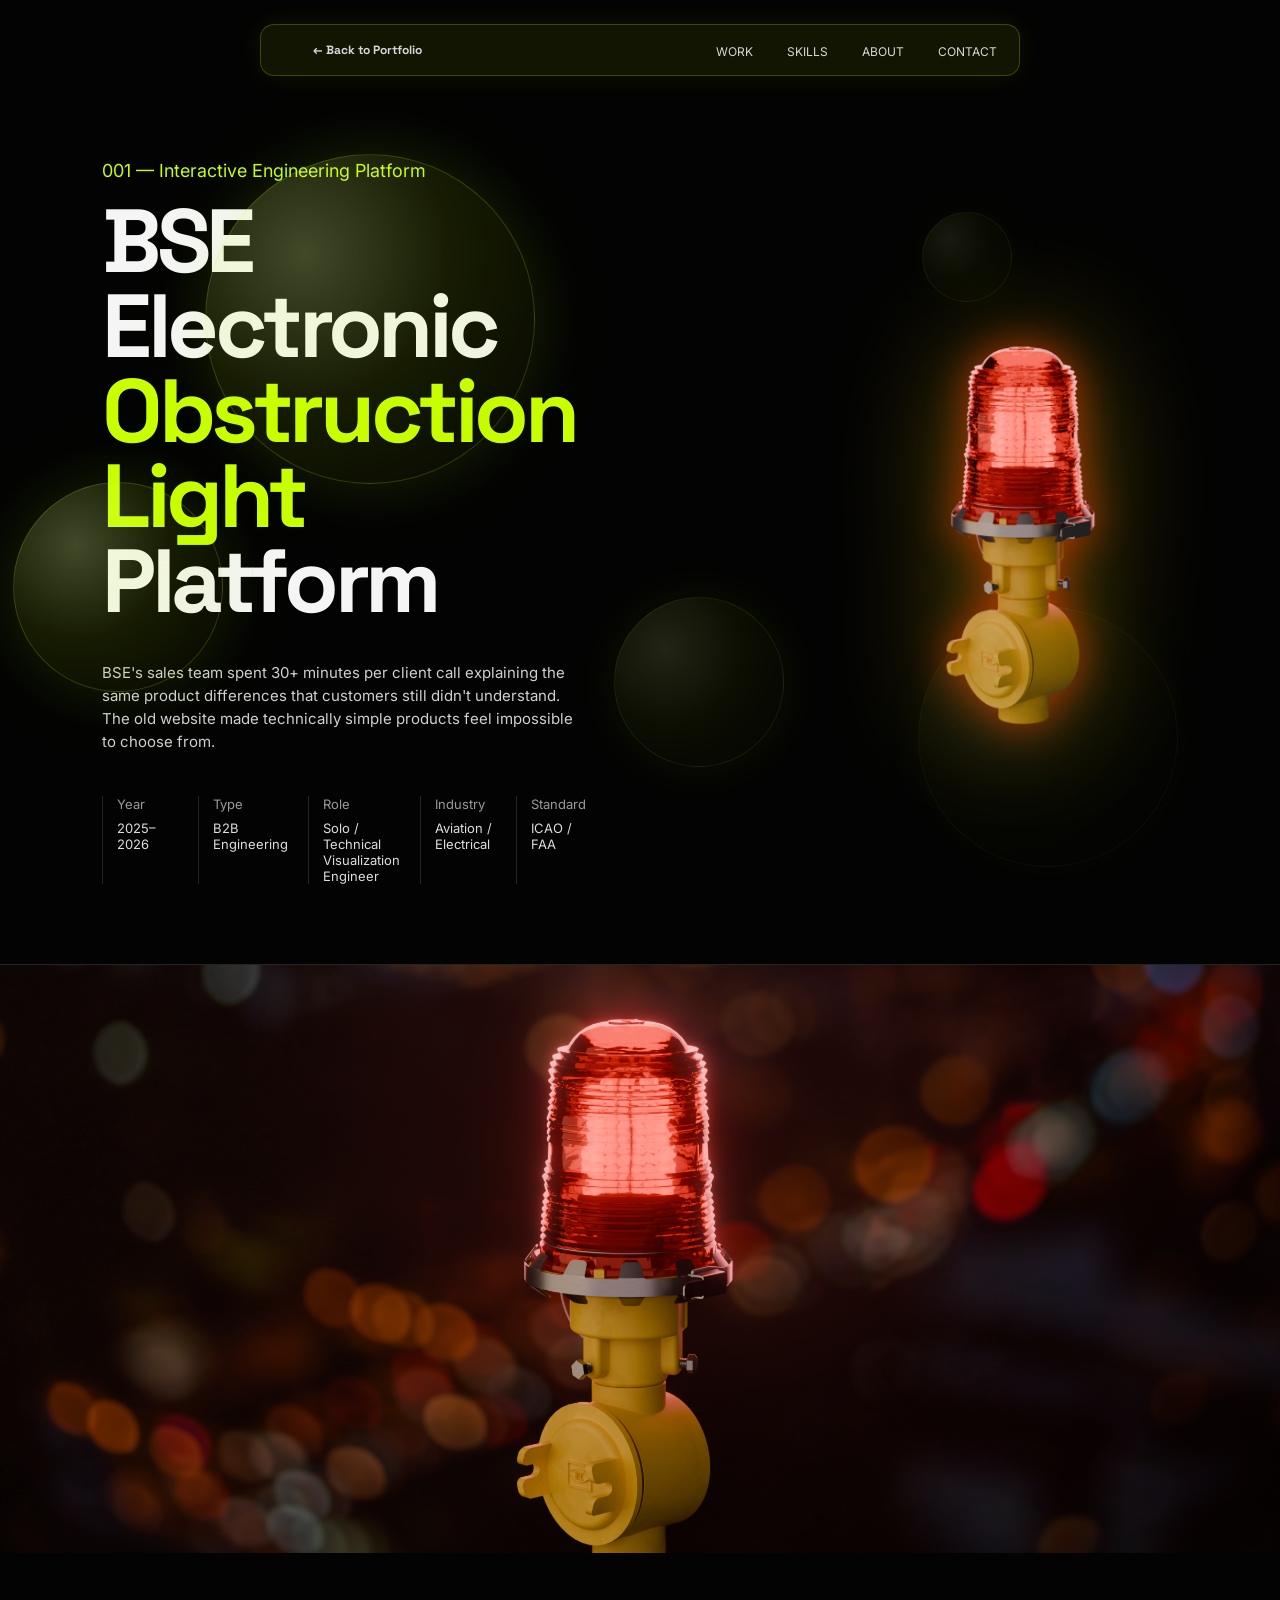
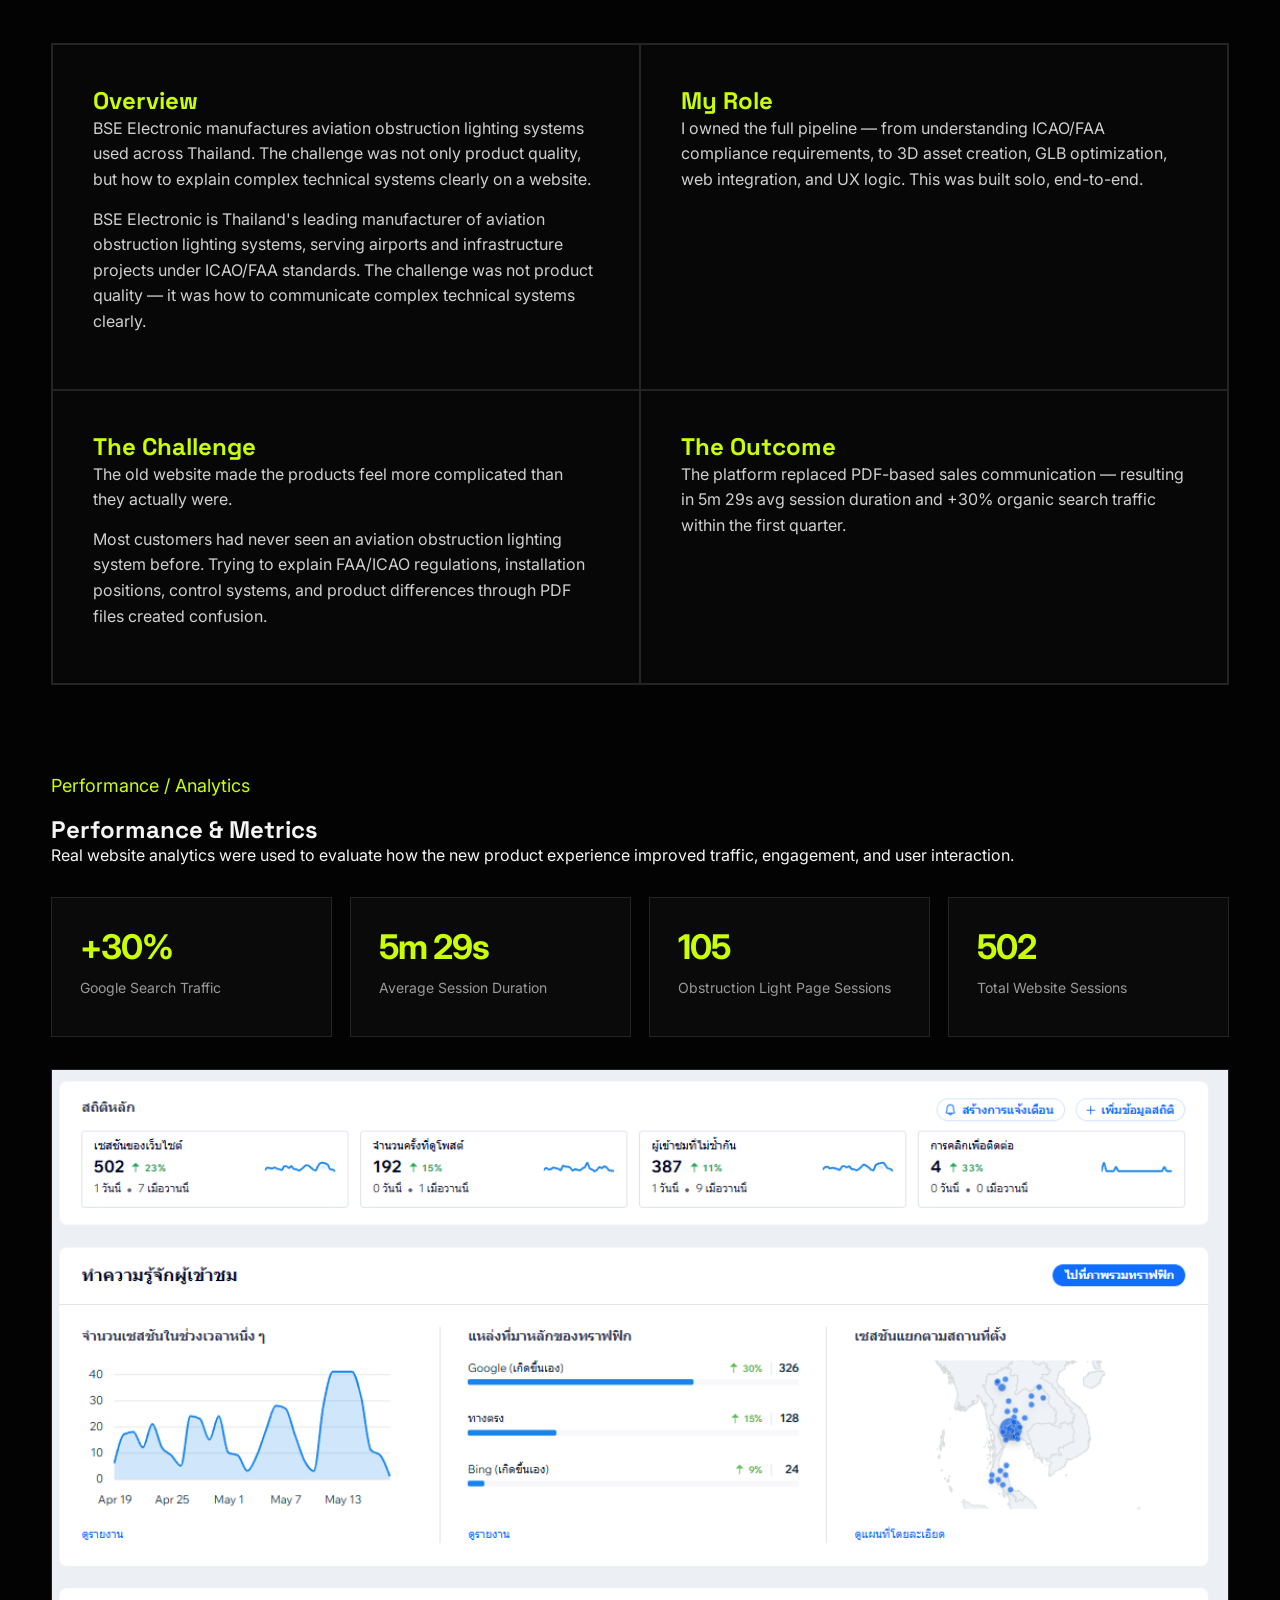
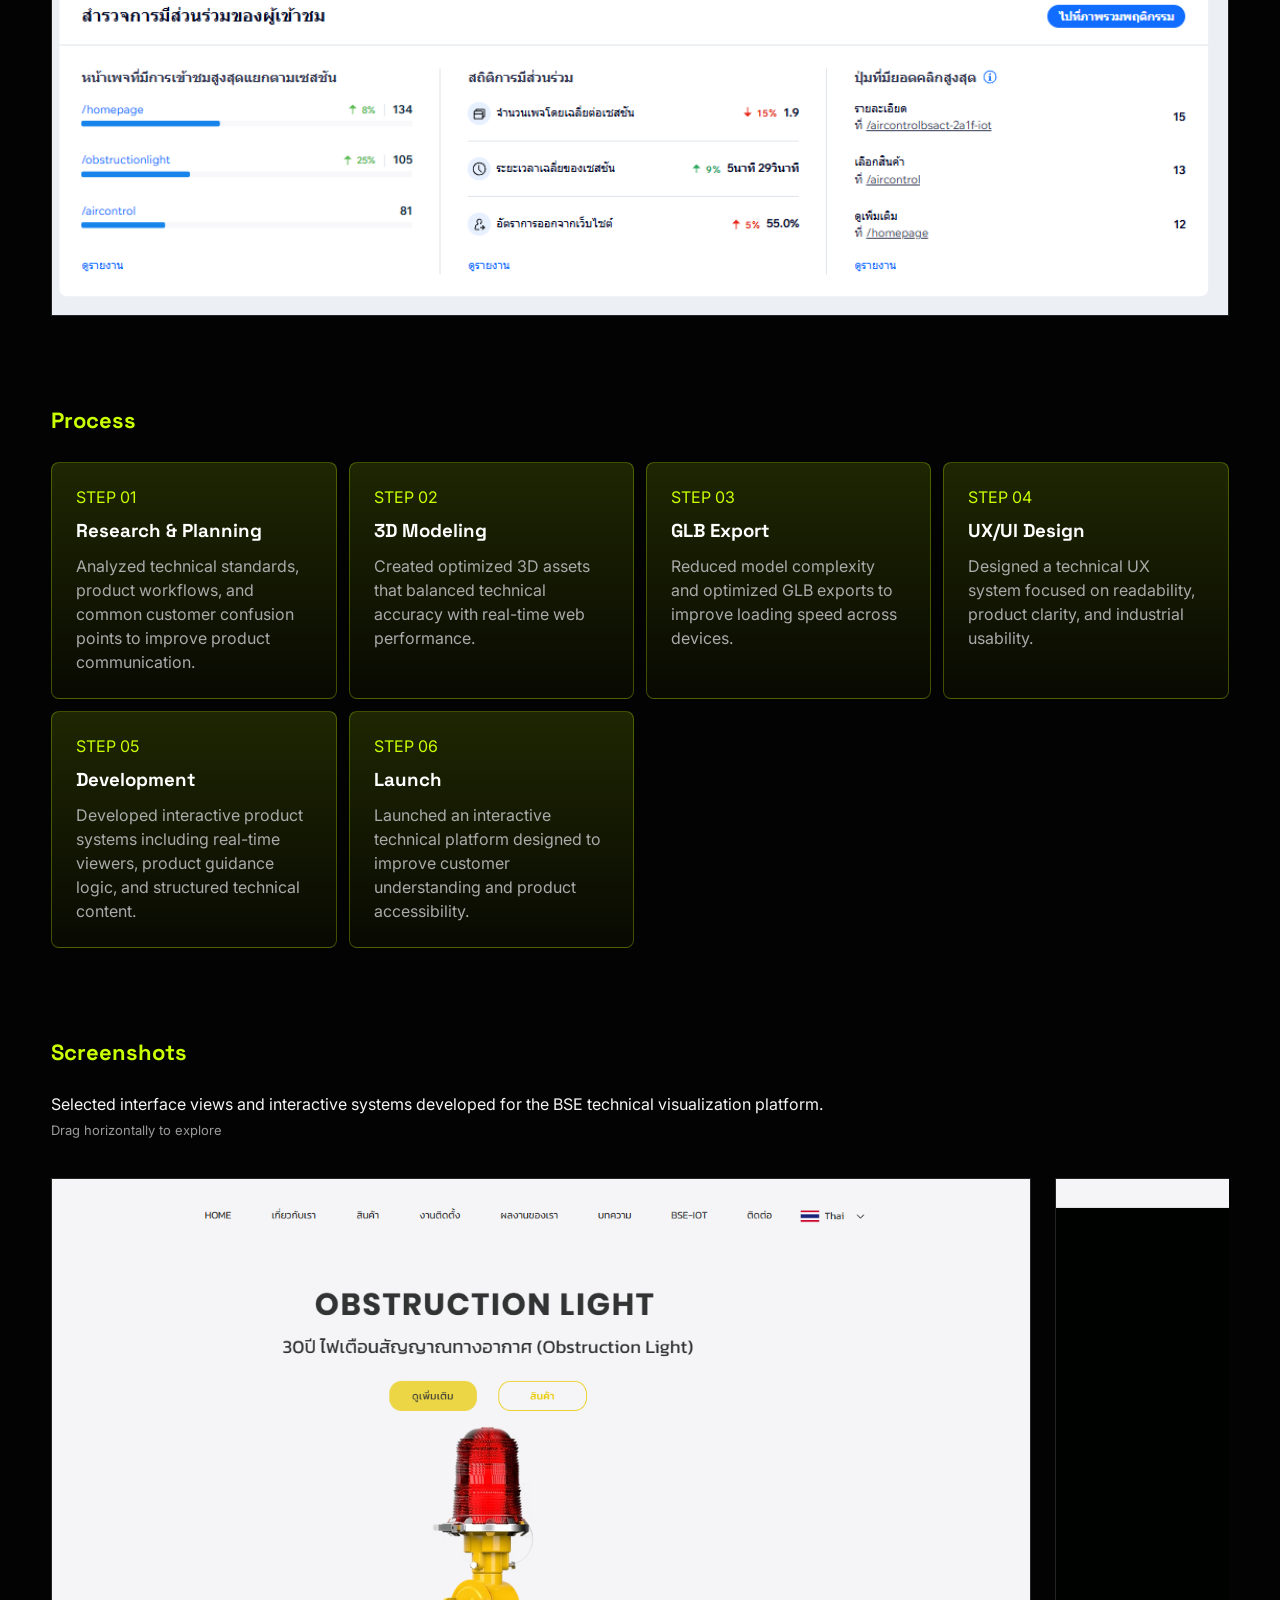
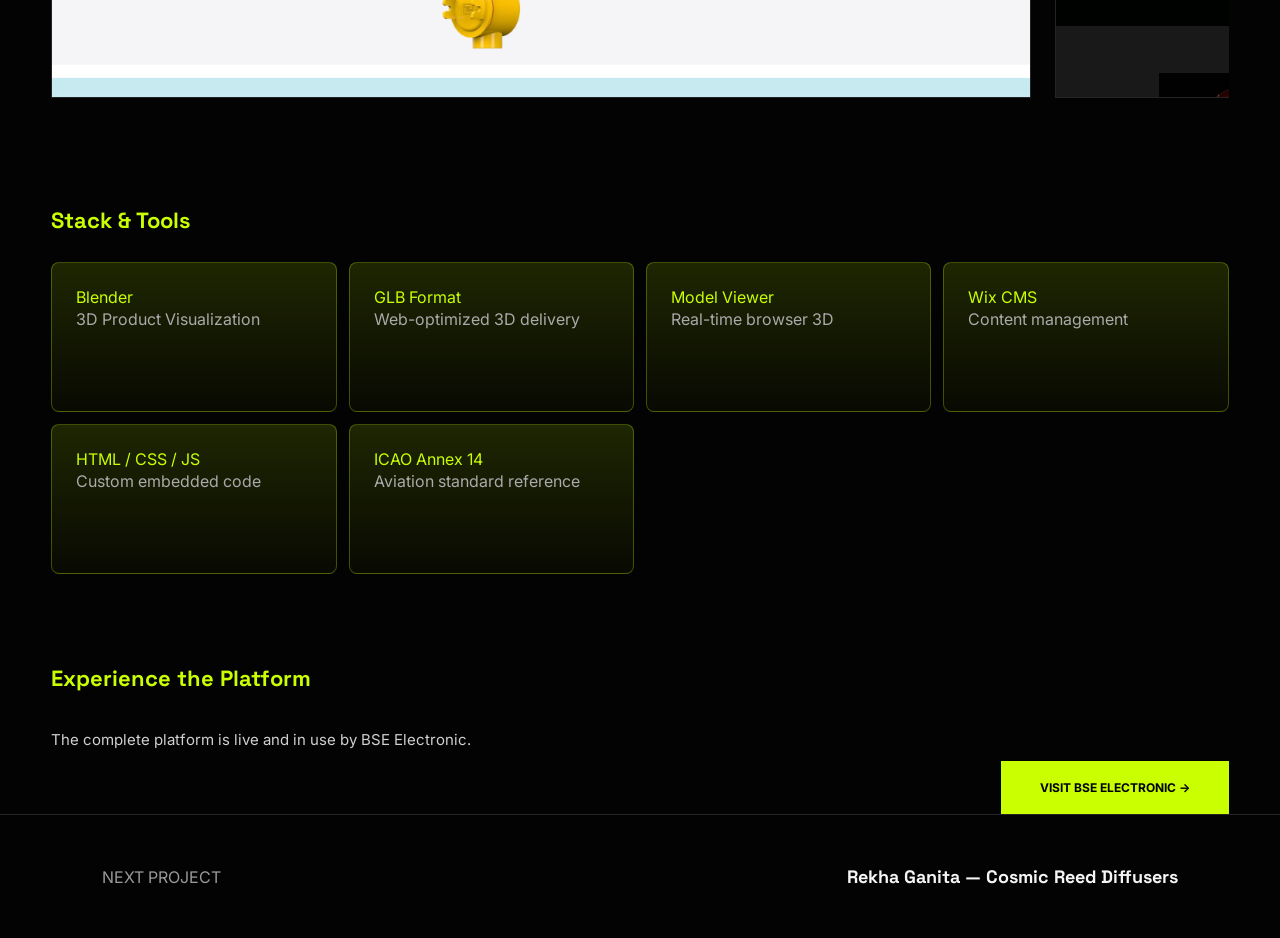
<file: case-study-bse.html>
<!DOCTYPE html>
<html lang="en">

<!-- ============================================================
     case-study-bse.html — BSE Electronic Case Study
     ============================================================
     INDEX
     1.  Head (Meta, Fonts, CSS)
     2.  Navigation (Back to Portfolio)
     3.  Hero Section (Title + Product Image)
     4.  Full-width Render Image
     5.  Overview / Role / Challenge / Outcome Grid
     6.  Process Steps
     7.  Screenshot Slider
     8.  Stack & Tools
     9.  CTA (Visit Live Site)
     10. Next Project
     11. Scripts
     ============================================================ -->

<head>
  <meta charset="UTF-8" />
  <meta name="viewport" content="width=device-width, initial-scale=1.0" />
  <title>BSE Electronic Case Study | Siln Mahakpichien</title>

  <!-- Google Fonts: Inter (body) + Space Grotesk (headings) -->
  <link rel="preconnect" href="https://fonts.googleapis.com">
  <link rel="preconnect" href="https://fonts.gstatic.com" crossorigin>
  <link href="https://fonts.googleapis.com/css2?family=Inter:wght@400;500;600;700&family=Space+Grotesk:wght@400;500;700&display=swap" rel="stylesheet">

  <link rel="stylesheet" href="style.css" />
</head>

<body>

  <!-- ============================================================
       2. NAVIGATION
       ปุ่มซ้ายกลับไปหน้า Portfolio
       ============================================================ -->
  <header class="nav">
    <a href="index.html" class="logo">← Back to Portfolio</a>
    <nav>
      <a href="index.html#work">WORK</a>
      <a href="index.html#skills">SKILLS</a>
      <a href="index.html#about">ABOUT</a>
      <a href="index.html#contact">CONTACT</a>
    </nav>
  </header>


  <main>

    <!-- ============================================================-
         3. HERO SECTION
         ซ้าย = ชื่อโปรเจกต์ + meta info
         ขวา = รูป product พร้อม glow + float animation
         ============================================================ -->
    <section class="hero">

      <!-- Orb decorations (CSS-only) -->
      <div class="orb orb-large"></div>
      <div class="orb orb-small"></div>
      <div class="orb orb-mid"></div>
      <div class="orb orb-tiny"></div>
      <div class="orb orb-right"></div>

      <!-- ฝั่งซ้าย: ชื่อโปรเจกต์และข้อมูล -->
      <div>
        <p class="status">001 — Interactive Engineering Platform</p>
       <h1>
  BSE Electronic<br />
  <span class="accent">Obstruction Light</span><br />
  Platform
</h1>
        <p class="intro">
          BSE's sales team spent 30+ minutes per client call 
explaining the same product differences that customers 
still didn't understand. The old website made technically 
simple products feel impossible to choose from.
        </p>

        <!-- Meta grid: Year / Type / Role / Industry / Standard -->
        <div class="case-meta">
          <div><span>Year</span>2025–2026</div>
          <div><span>Type</span>B2B Engineering</div>
          <div><span>Role</span>Solo / Technical Visualization Engineer</div>
          <div><span>Industry</span>Aviation / Electrical</div>
          <div><span>Standard</span>ICAO / FAA</div>
        </div>
      </div>

      <!-- ฝั่งขวา: รูป product -->
      <div class="case-product">
        <img src="assets/bse-product.png" alt="BSE obstruction light product" />
      </div>

    </section>


    <!-- ============================================================
         4. FULL-WIDTH RENDER IMAGE
         รูป render คุณภาพสูงของ product
         ============================================================ -->
    <section class="case-image reveal">
      <img src="assets/bse-render.png" alt="BSE obstruction light render">
    </section>


    <!-- ============================================================
         5. OVERVIEW / ROLE / CHALLENGE / OUTCOME
         Grid 2x2: แต่ละช่องอธิบายคนละมิติของโปรเจกต์
         ============================================================ -->
    <section class="case-grid reveal">

      <!-- Overview: บริบทของโปรเจกต์ -->
      <div>
        <h2>Overview</h2>
        <p>
          BSE Electronic manufactures aviation obstruction lighting systems used across Thailand.
          The challenge was not only product quality, but how to explain complex technical systems
          clearly on a website.
        </p>
        <p>
          BSE Electronic is Thailand's leading manufacturer of 
aviation obstruction lighting systems, serving airports 
and infrastructure projects under ICAO/FAA standards.
The challenge was not product quality — it was 
how to communicate complex technical systems clearly.
        </p>
      </div>

      <!-- My Role: สิ่งที่ทำในโปรเจกต์นี้ -->
      <div>
        <h2>My Role</h2>
        <p>
          I owned the full pipeline — from understanding ICAO/FAA 
compliance requirements, to 3D asset creation, GLB 
optimization, web integration, and UX logic. 
This was built solo, end-to-end.
        </p>
      </div>

      <!-- The Challenge: ปัญหาที่เจอก่อนทำโปรเจกต์ -->
      <div>
        <h2>The Challenge</h2>
        <p>
          The old website made the products feel more complicated than they actually were.
        </p>
        <p>
          Most customers had never seen an aviation obstruction lighting system before.
          Trying to explain FAA/ICAO regulations, installation positions, control systems,
          and product differences through PDF files created confusion.
        </p>
      </div>

      <!-- The Outcome: ผลลัพธ์ที่ได้ -->
      <div>
        <h2>The Outcome</h2>
        <p>
          The platform replaced PDF-based sales communication — 
resulting in 5m 29s avg session duration and 
+30% organic search traffic within the first quarter.
        </p>
      </div>

    </section>

    <!-- ============================================================
     6. PERFORMANCE & METRICS
     Real analytics proof from website performance
     ============================================================ -->
<section class="metrics-section reveal">

  <div class="section-heading">
    <p class="status">Performance / Analytics</p>
    <h2>Performance & Metrics</h2>
    <p>
      Real website analytics were used to evaluate how the new product experience
      improved traffic, engagement, and user interaction.
    </p>
  </div>

  <div class="metrics-grid">
    <div class="metric-card">
      <span>+30%</span>
      <p>Google Search Traffic</p>
      
    </div>

    <div class="metric-card">
      <span>5m 29s</span>
      <p>Average Session Duration</p>
    </div>

    <div class="metric-card">
      <span>105</span>
      <p>Obstruction Light Page Sessions</p>
    </div>

    <div class="metric-card">
      <span>502</span>
      <p>Total Website Sessions</p>
    </div>
  </div>

  <div class="analytics-image">
    <img src="assets/bse-analytics-overview.png" alt="BSE website analytics dashboard" />
  </div>

</section>


    <!-- ============================================================
         7. PROCESS STEPS
         6 ขั้นตอนการทำงาน ตั้งแต่ research ถึง launch
         ============================================================ -->
    <section class="section reveal">
      <h2>Process</h2>
      <div class="process-grid">
        <div>
          <span>STEP 01</span>
          <h3>Research & Planning</h3>
          <p>Analyzed technical standards, product workflows, and common customer confusion points to improve product communication.</p>
        </div>
        <div>
          <span>STEP 02</span>
          <h3>3D Modeling</h3>
          <p>Created optimized 3D assets that balanced technical accuracy with real-time web performance.</p>
        </div>
        <div>
          <span>STEP 03</span>
          <h3>GLB Export</h3>
          <p>Reduced model complexity and optimized GLB exports to improve loading speed across devices.</p>
        </div>
        <div>
          <span>STEP 04</span>
          <h3>UX/UI Design</h3>
          <p>Designed a technical UX system focused on readability, product clarity, and industrial usability.</p>
        </div>
        <div>
          <span>STEP 05</span>
          <h3>Development</h3>
          <p>Developed interactive product systems including real-time viewers, product guidance logic, and structured technical content.</p>
        </div>
        <div>
          <span>STEP 06</span>
          <h3>Launch</h3>
          <p>Launched an interactive technical platform designed to improve customer understanding and product accessibility.</p>
        </div>
      </div>
    </section>


    <!-- ============================================================
         8. SCREENSHOT SLIDER
         Horizontal drag scroll แสดงหน้าจอต่างๆ ของเว็บ BSE
         ============================================================ -->
    <section class="section reveal">
  <h2>Screenshots</h2>

  <p class="section-intro">
    Selected interface views and interactive systems developed for the BSE technical visualization platform.
  </p>

  <p class="slider-hint">Drag horizontally to explore</p>

      <section class="screenshots-section">
        <div class="screenshots-track">
          <div class="shot"><img src="assets/bse-homepage.png" alt="BSE Homepage"></div>
          <div class="shot"><img src="assets/bse-viewer.png" alt="BSE 3D Viewer"></div>
          <div class="shot"><img src="assets/bse-selector.png" alt="BSE Product Selector"></div>
          <div class="shot"><img src="assets/bse-mobile.png" alt="BSE Mobile View"></div>
          <div class="shot"><img src="assets/unity-1.png" alt="Unity-based technical training simulation"></div>
          <div class="shot"><img src="assets/unity-2.png" alt="Unity-based technical training simulation"></div>
          <div class="shot"><img src="assets/unity-3.jpg" alt="Unity-based technical training simulation"></div>
          <div class="shot"><img src="assets/unity-4.jpg" alt="Unity-based technical training simulation"></div>
          <div class="shot"><img src="assets/unity-5.jpg" alt="Unity-based technical training simulation"></div>
        </div>
      </section>
    </section>


    <!-- ============================================================
         9. STACK & TOOLS
         เครื่องมือที่ใช้ทำโปรเจกต์นี้
         ============================================================ -->
    <section class="section reveal">
      <h2>Stack & Tools</h2>
      <div class="tool-grid">
        <div>Blender<br><span>3D Product Visualization</span></div>
        <div>GLB Format<br><span>Web-optimized 3D delivery</span></div>
        <div>Model Viewer<br><span>Real-time browser 3D</span></div>
        <div>Wix CMS<br><span>Content management</span></div>
        <div>HTML / CSS / JS<br><span>Custom embedded code</span></div>
        <div>ICAO Annex 14<br><span>Aviation standard reference</span></div>
      </div>
    </section>


    <!-- ============================================================
         10. CTA — VISIT LIVE SITE
         ปุ่มไปดูเว็บจริง
         ============================================================ -->
    <section class="section reveal">
      <h2>Experience the Platform</h2>
      <p class="intro">
        The complete platform is live and in use by BSE Electronic.
      </p>
      <div class="cta-wrap">
        <a href="https://www.bseelectronic.co.th/" target="_blank" class="btn primary">
          VISIT BSE ELECTRONIC →
        </a>
      </div>
    </section>


    <!-- ============================================================
         11. NEXT PROJECT
         Link ไปโปรเจกต์ถัดไป
         ============================================================ -->
    <section class="next-project">
  <p>NEXT PROJECT</p>

  <a href="case-study-rekhaganita.html">
    <h2>Rekha Ganita — Cosmic Reed Diffusers</h2>
  </a>
</section>

  </main>


  <!-- ============================================================
       12. SCRIPTS
       scroll reveal + screenshot drag
       ============================================================ -->
  <script src="script.js"></script>

</body>
</html>
</file>
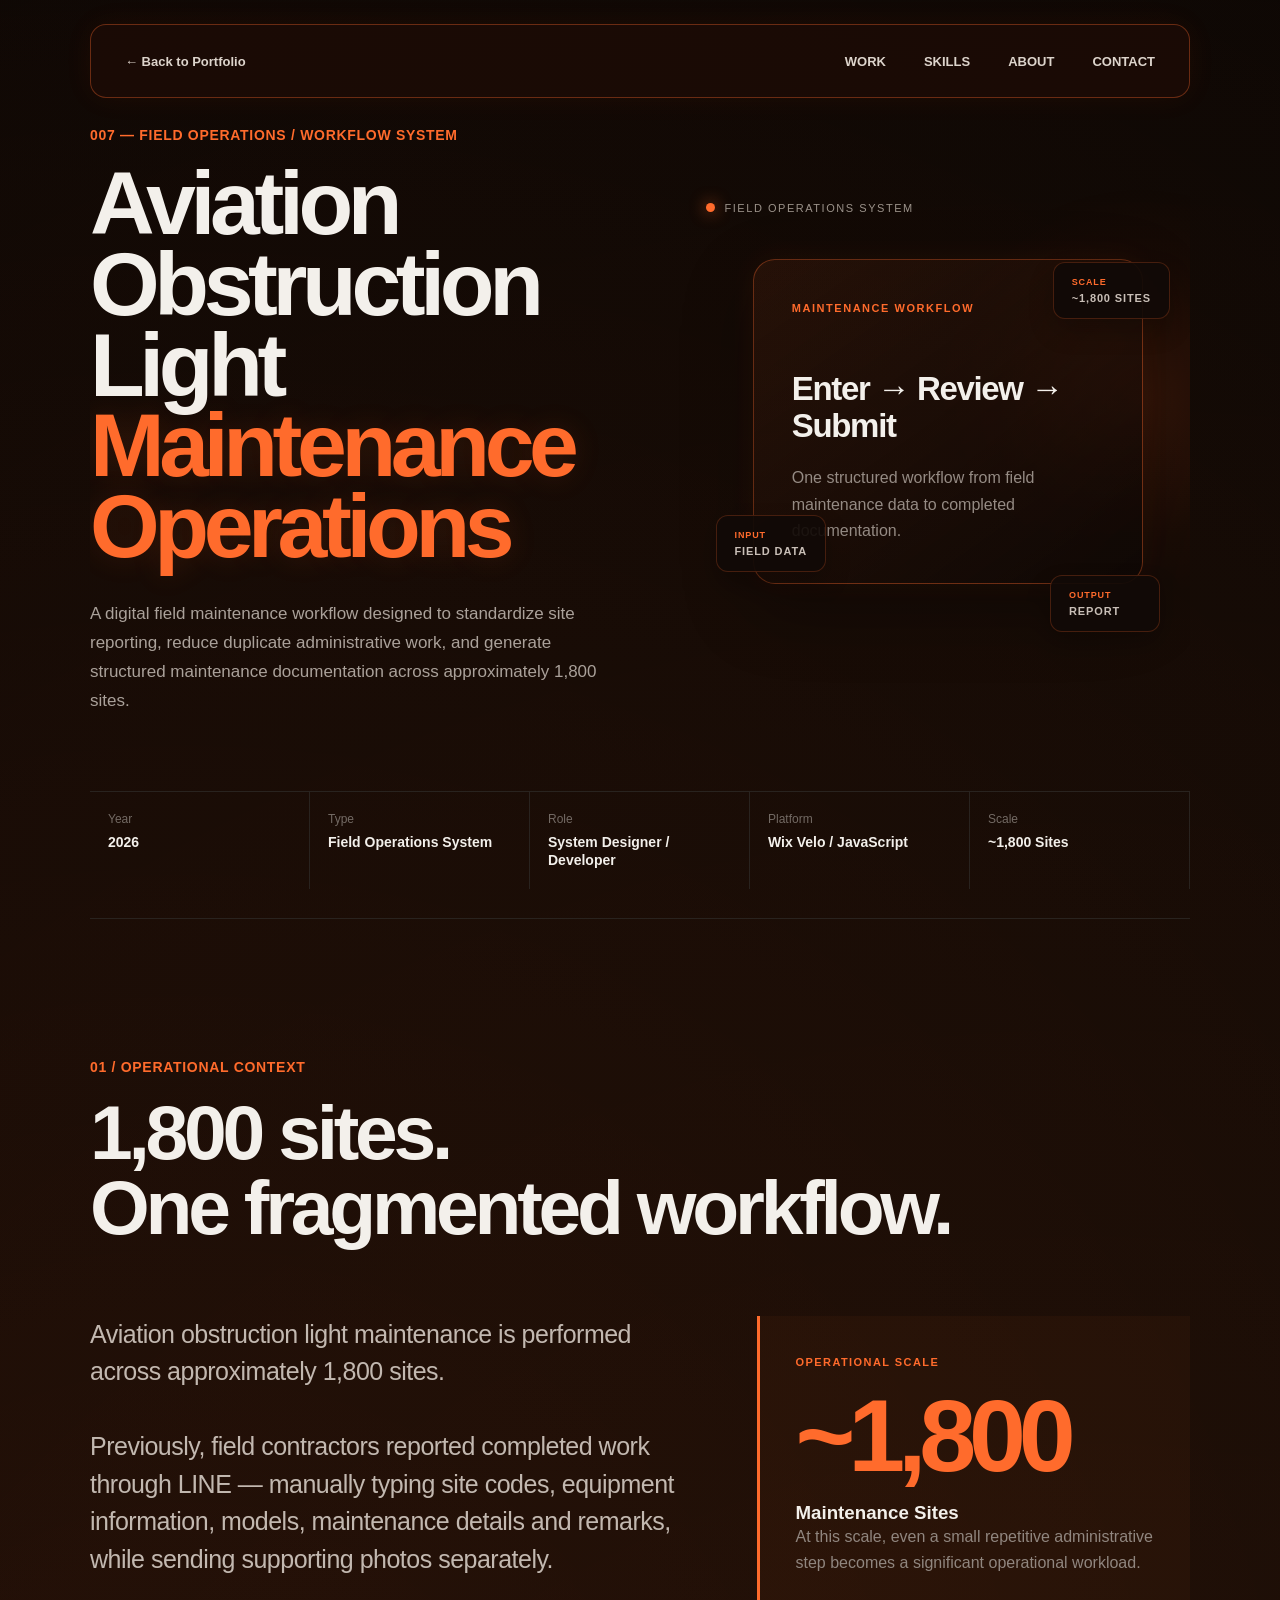
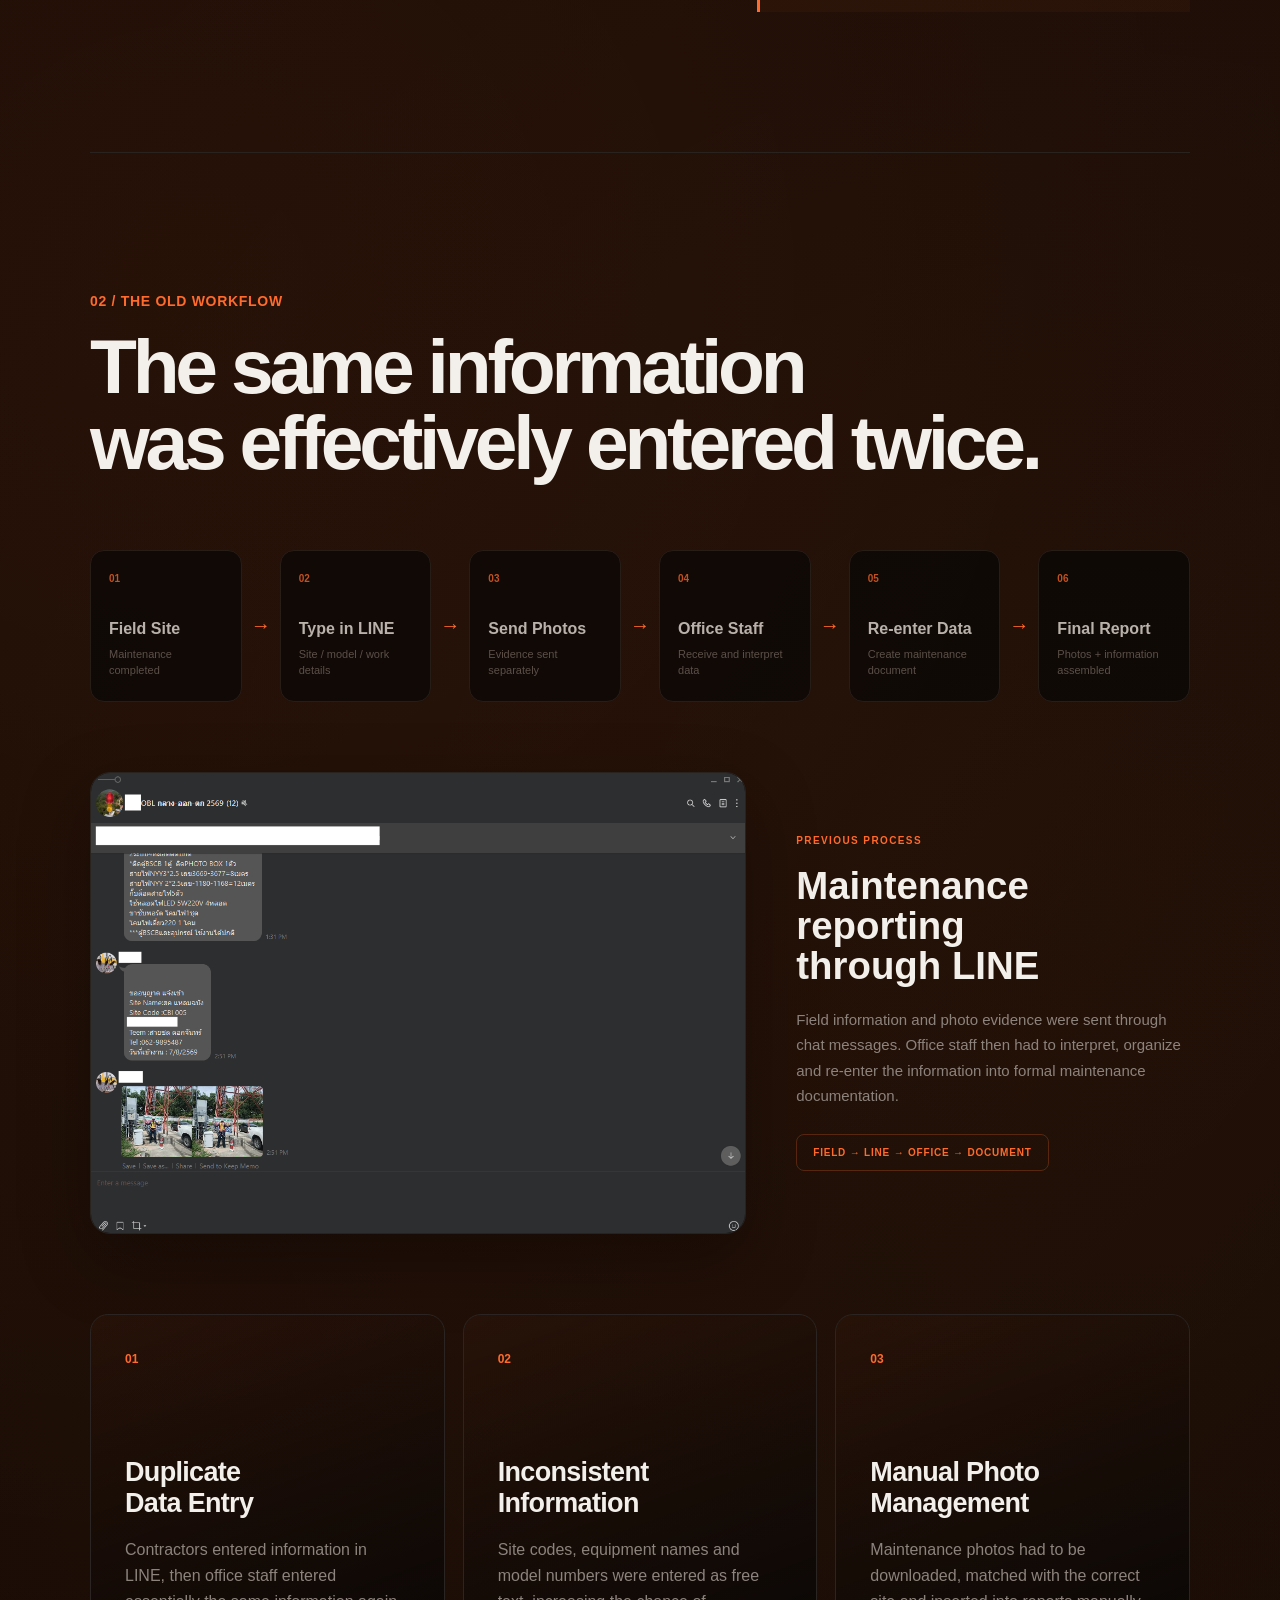
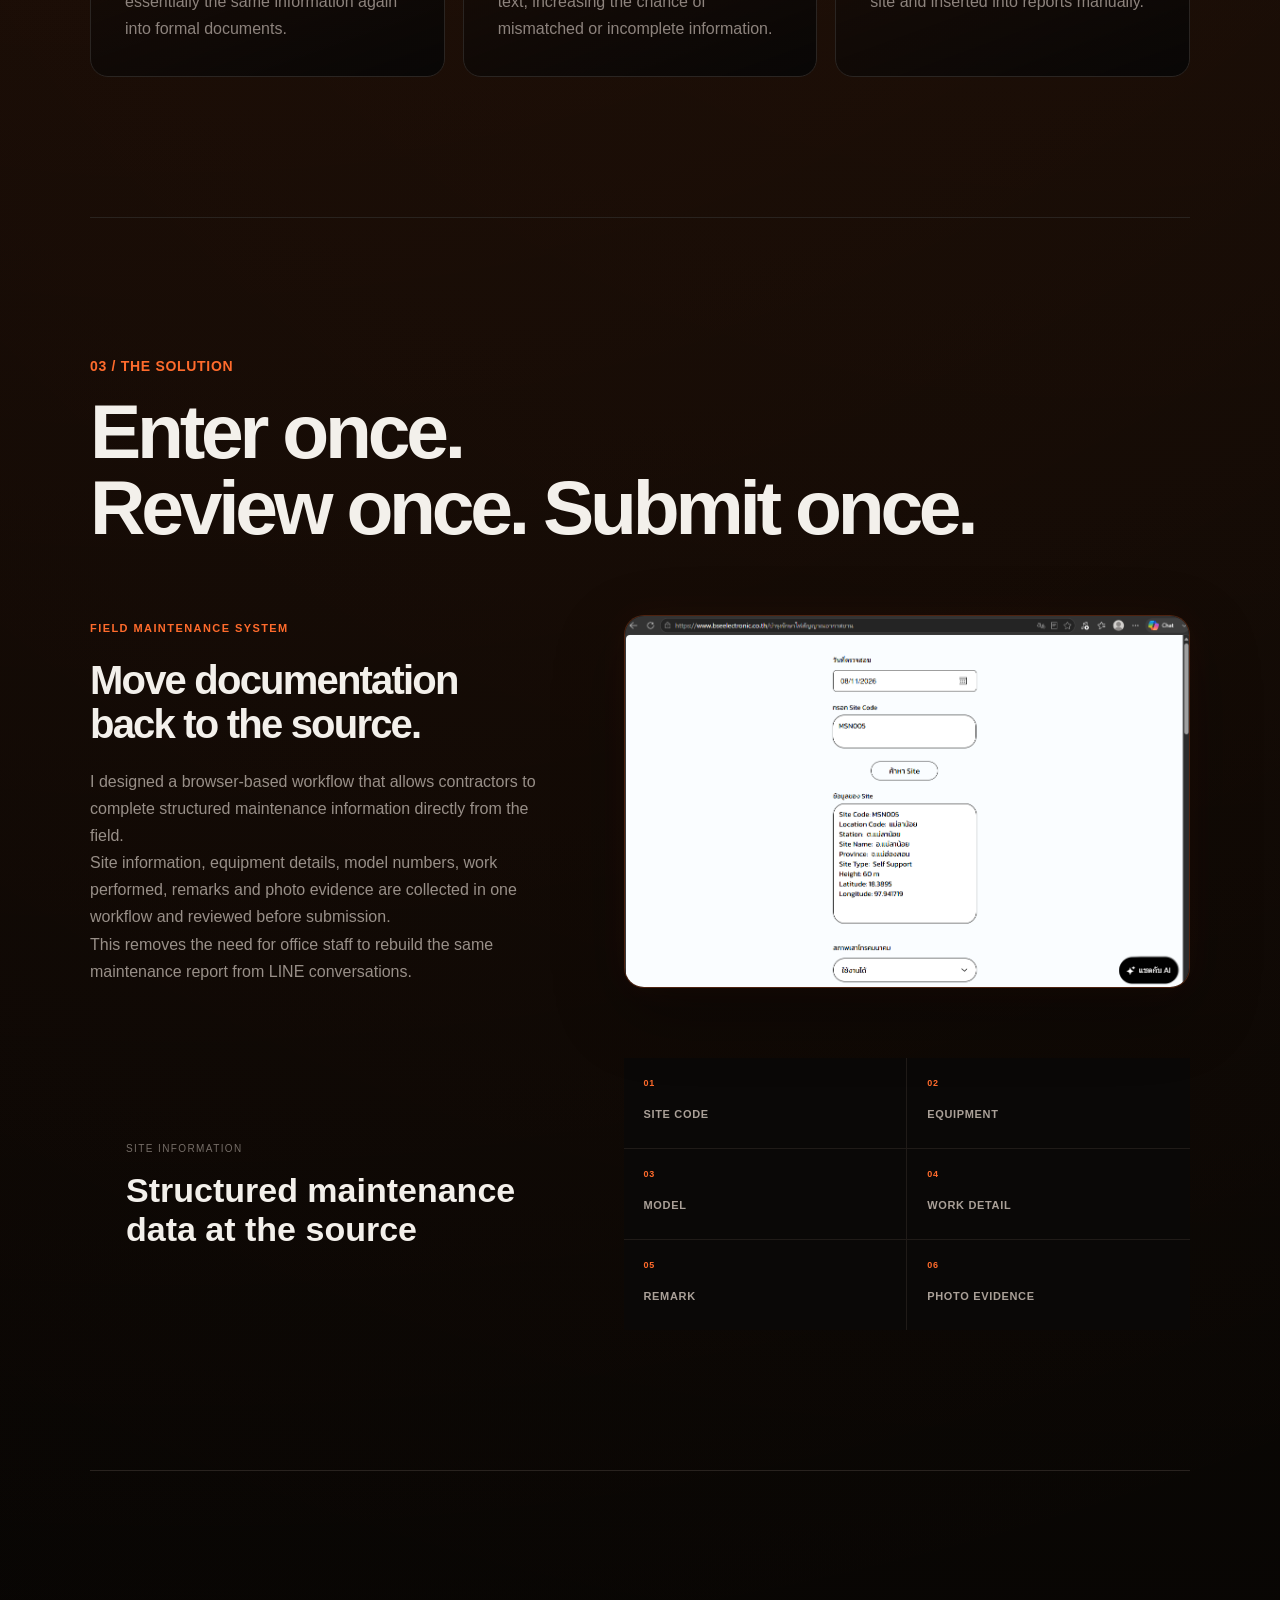
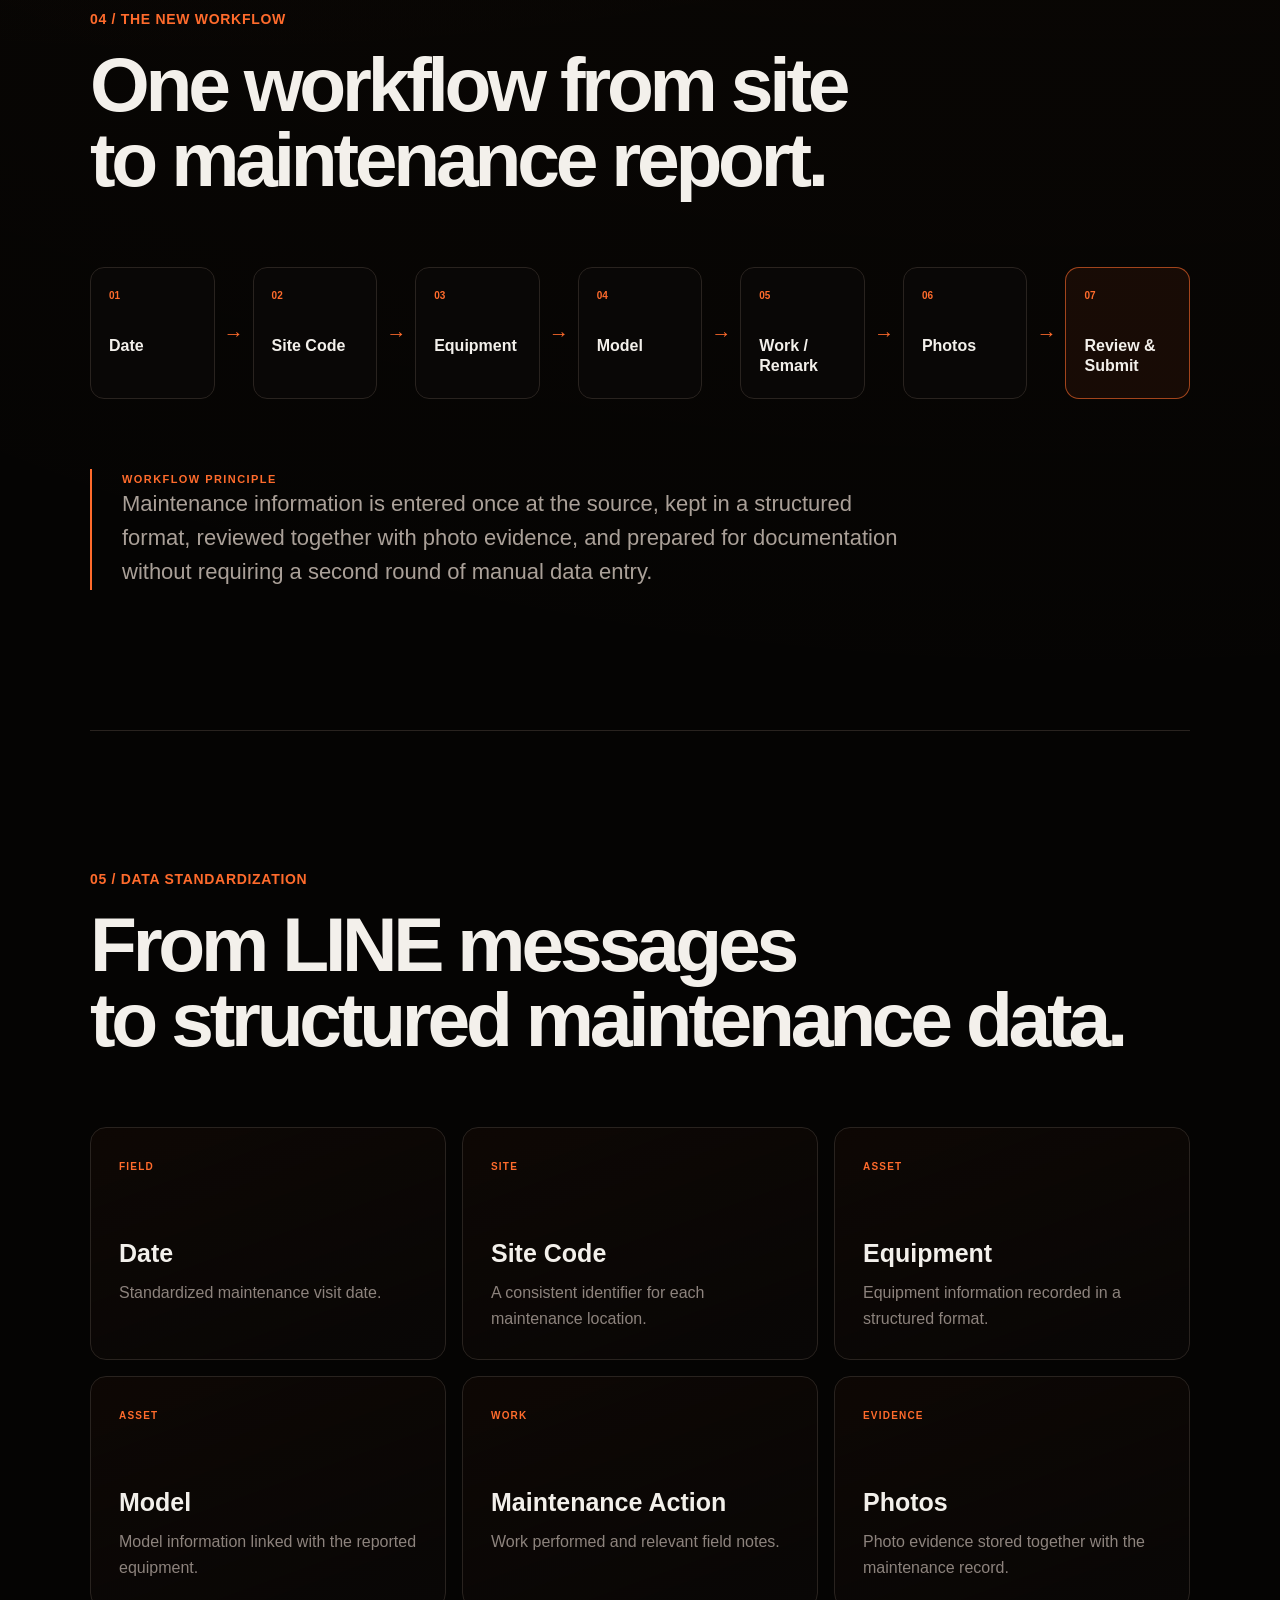
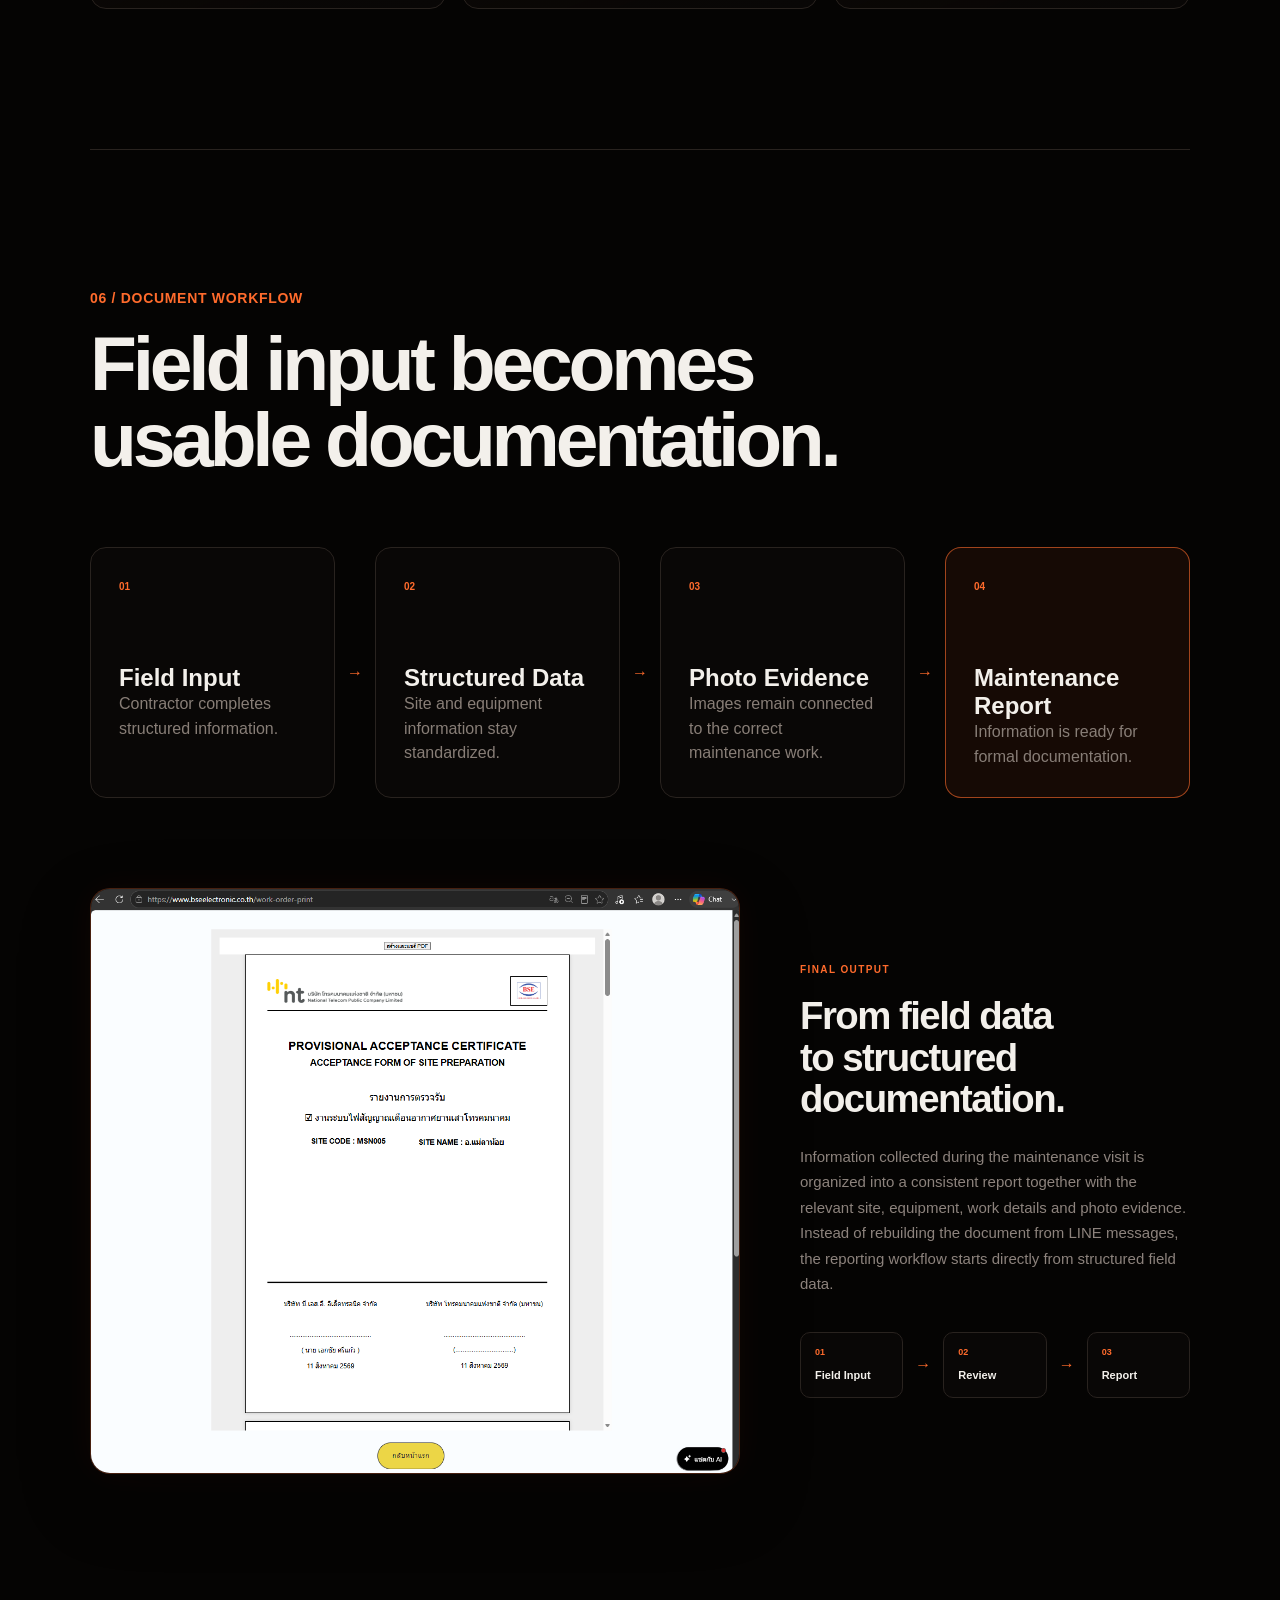
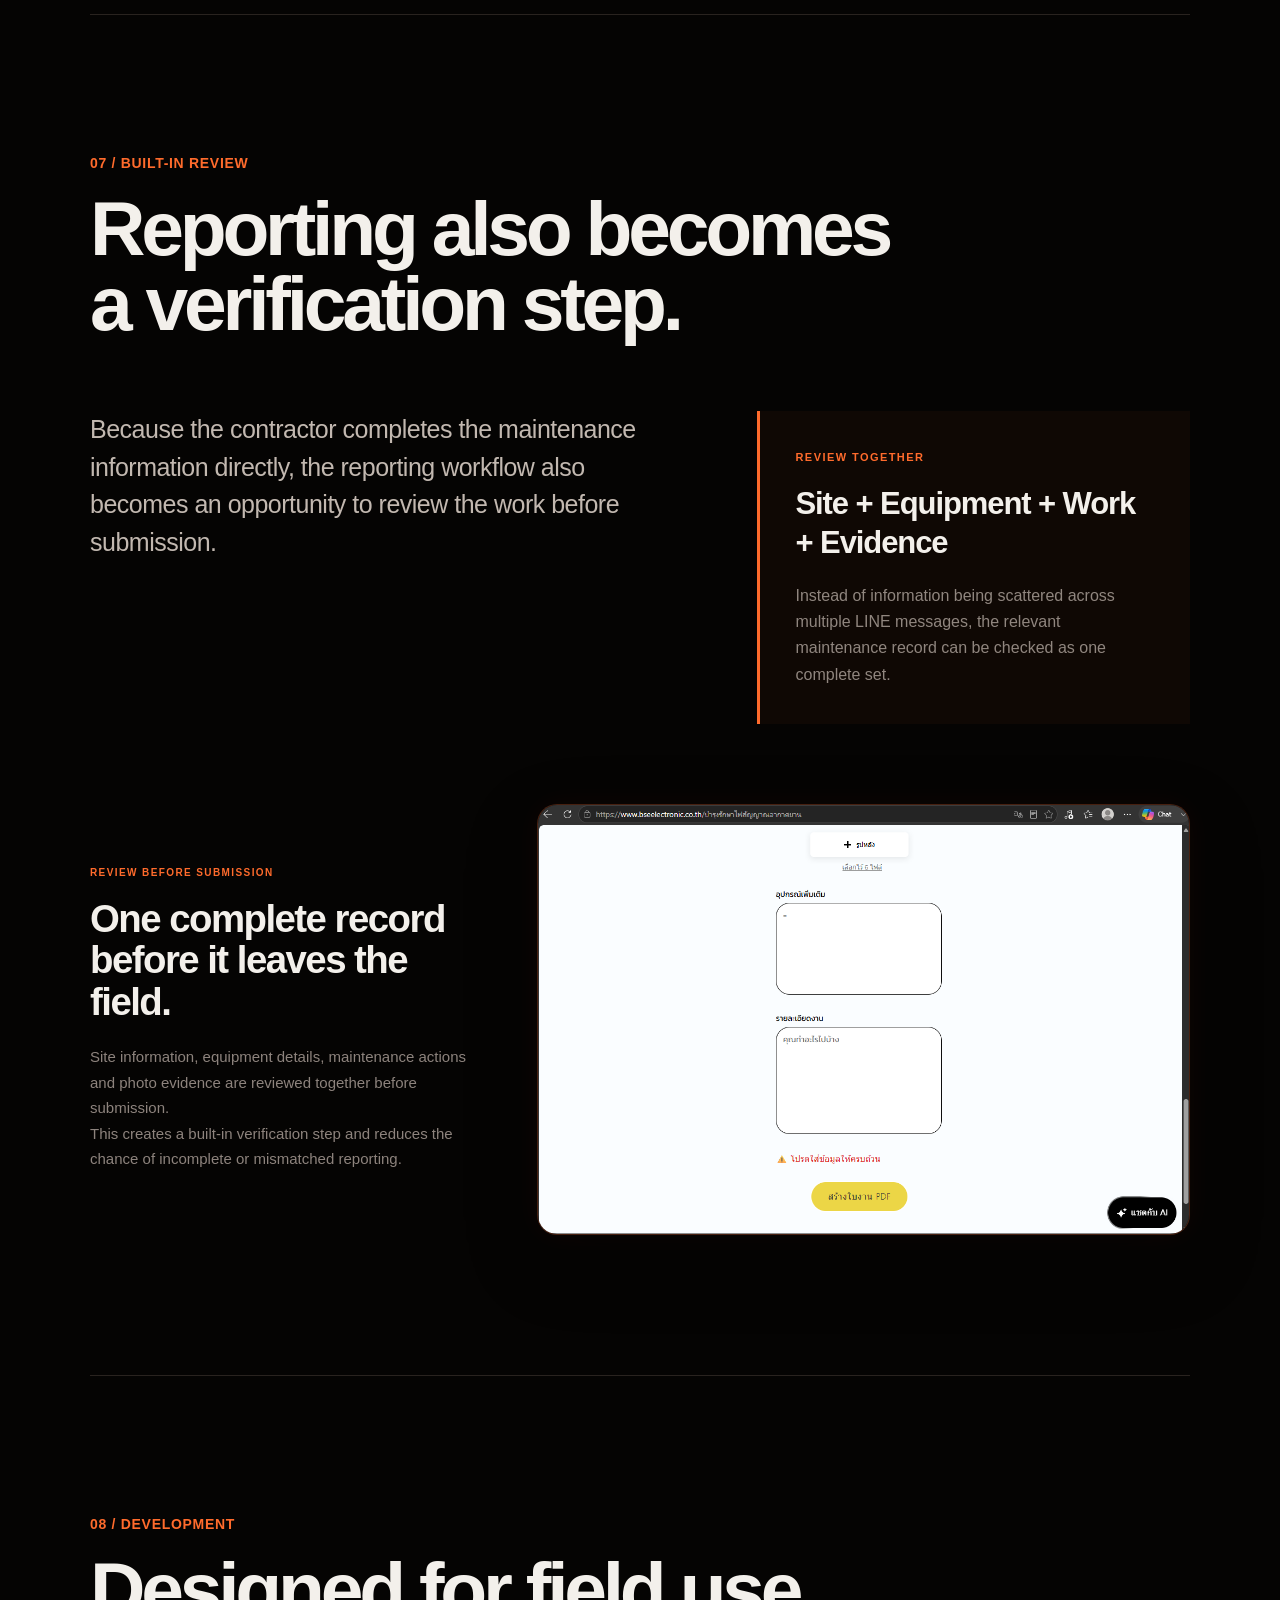
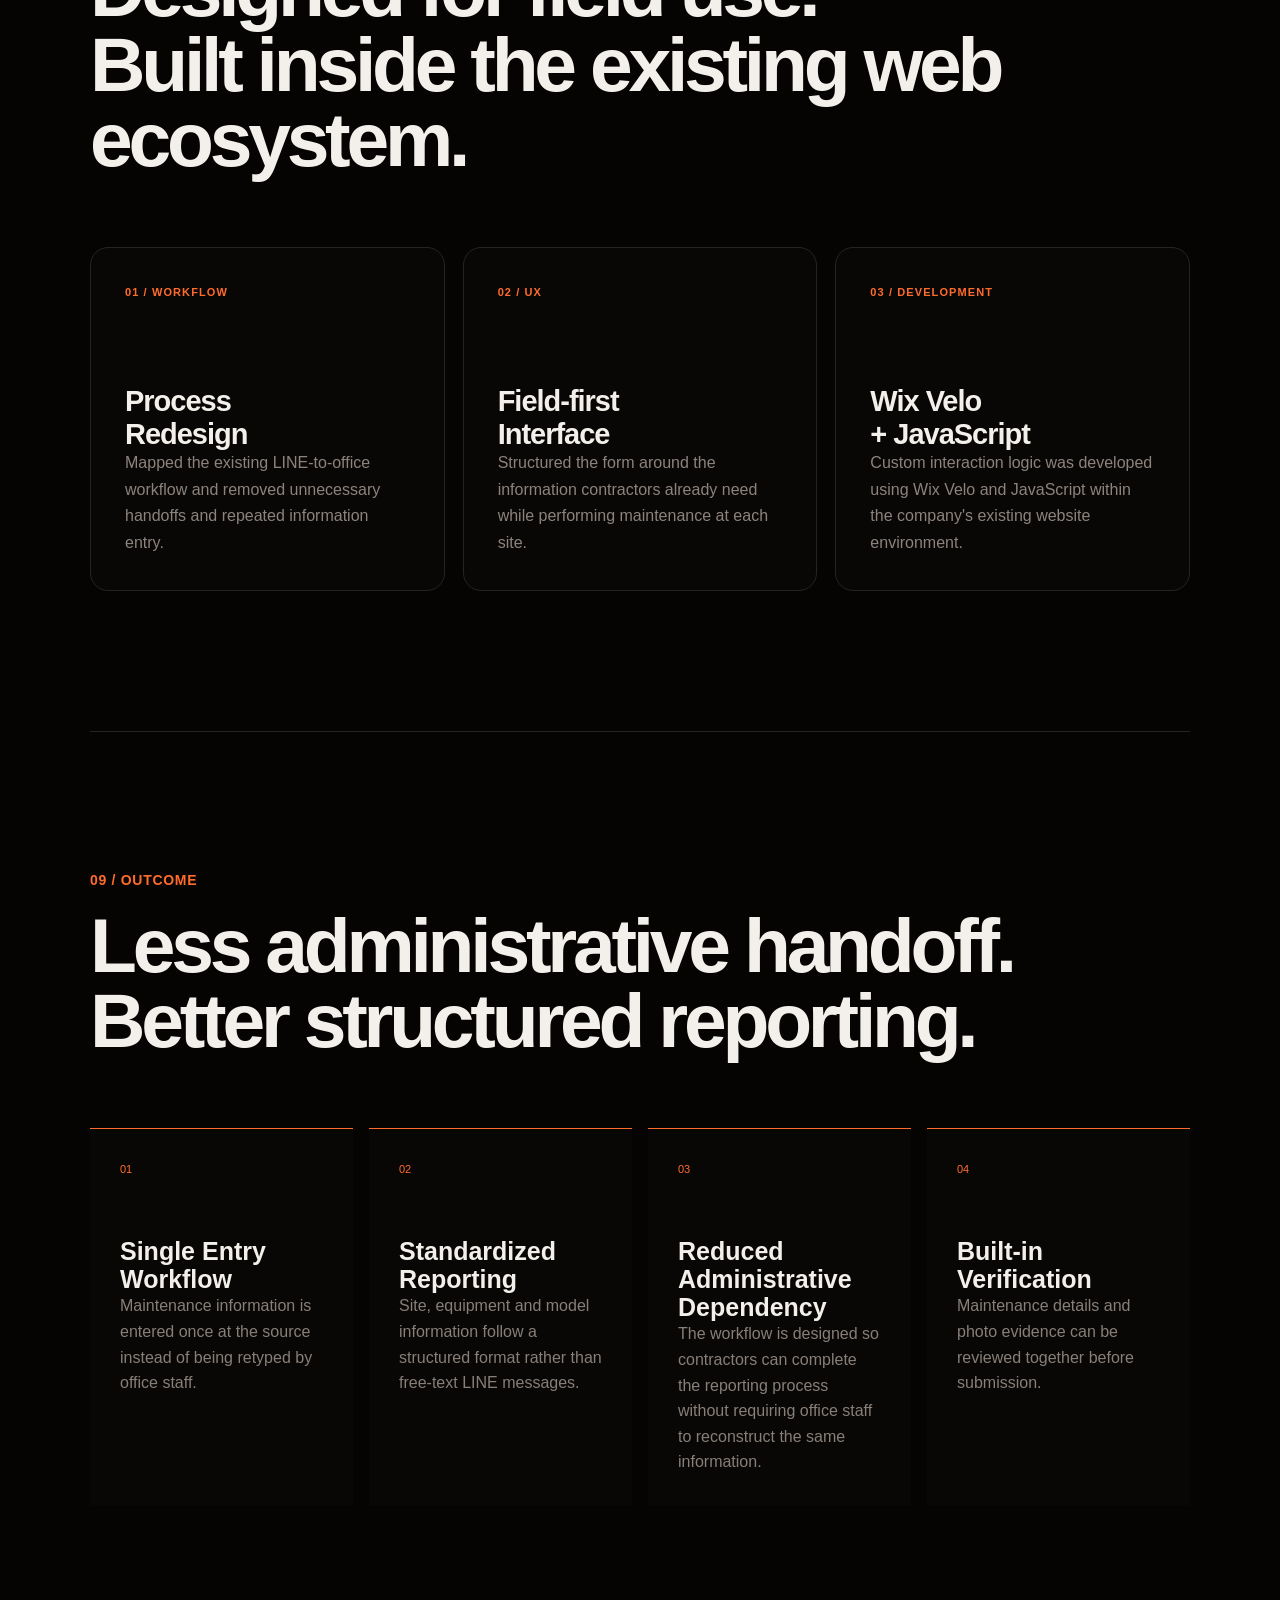
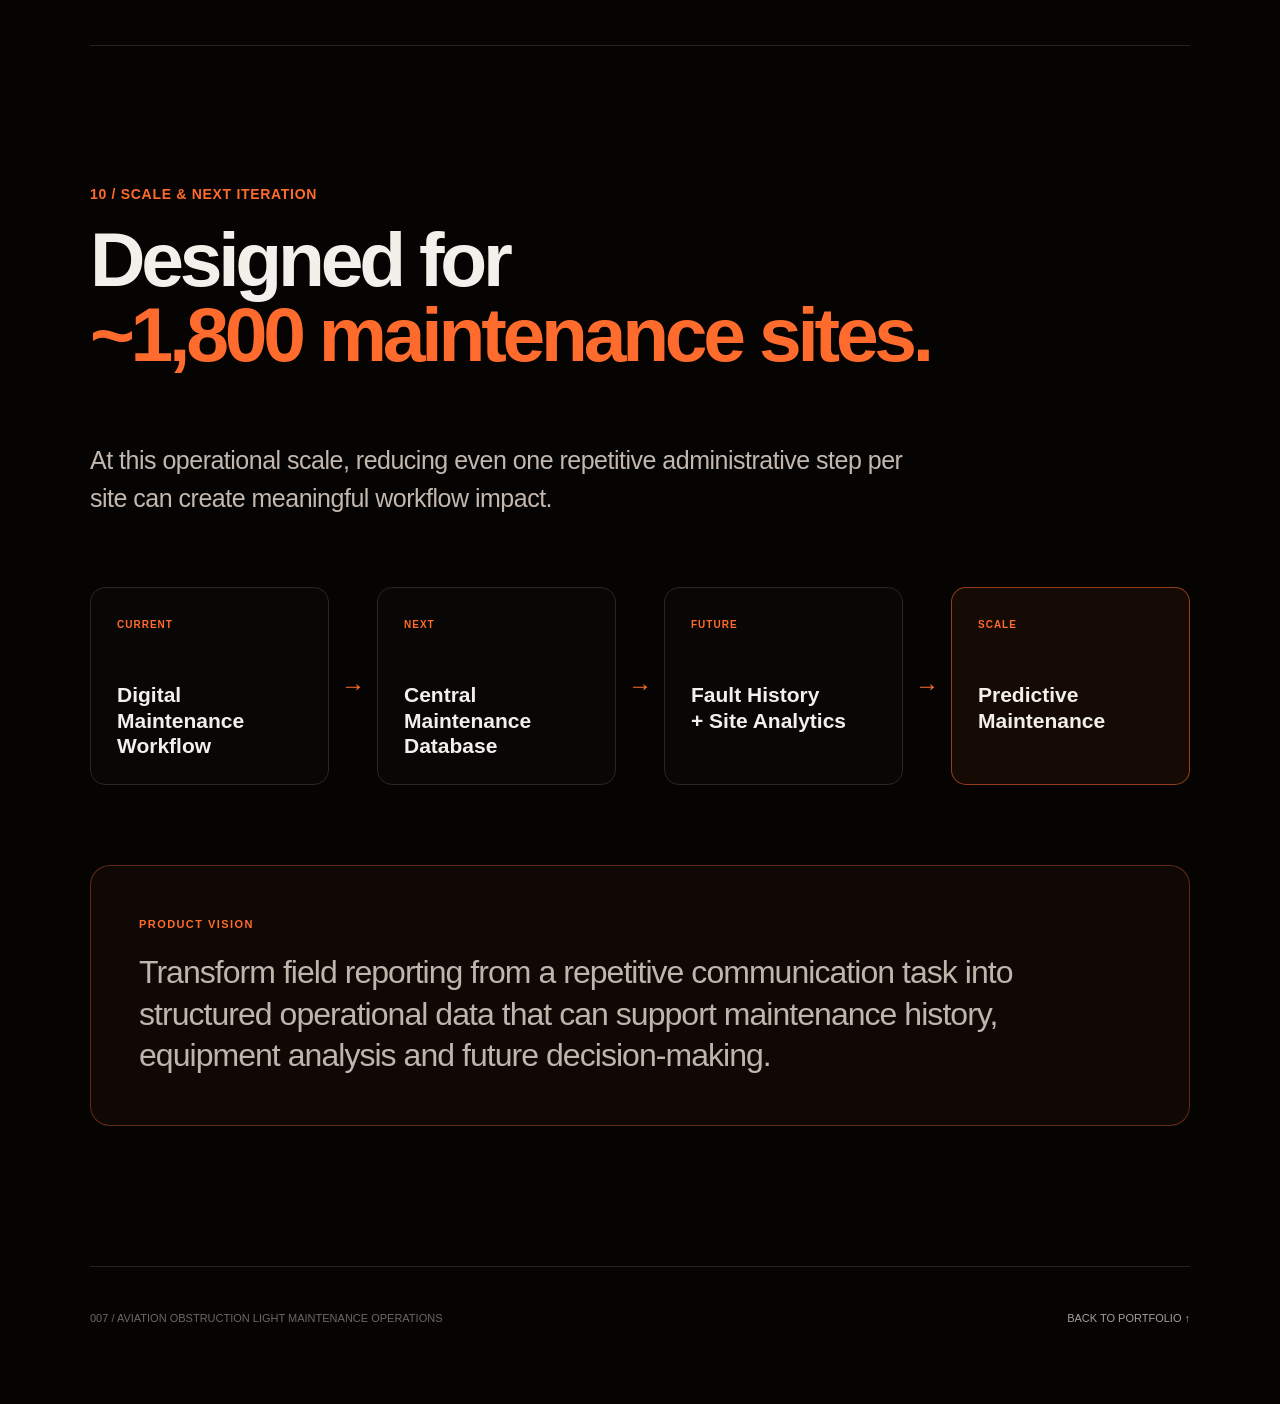
<file: case-study-maintenance.html>
<!DOCTYPE html>
<html lang="en">

<head>
  <meta charset="UTF-8">
  <meta name="viewport" content="width=device-width, initial-scale=1.0">

  <title>
    Aviation Obstruction Light Maintenance Operations — Case Study
  </title>

  <link rel="stylesheet" href="style.css">
</head>


<body class="maint-page">


<!-- =========================================================
     NAVIGATION
========================================================= -->

<nav class="maint-nav">

  <a href="index.html" class="maint-back">
    ← Back to Portfolio
  </a>

  <div class="maint-nav-links">
    <a href="index.html#work">WORK</a>
    <a href="index.html#skills">SKILLS</a>
    <a href="index.html#about">ABOUT</a>
    <a href="index.html#contact">CONTACT</a>
  </div>

</nav>



<!-- =========================================================
     HERO
========================================================= -->

<header class="maint-hero">

  <div class="maint-warning-glow"></div>


  <div class="maint-hero-grid">


    <!-- LEFT -->

    <div class="maint-hero-copy">

      <p class="maint-eyebrow">
        007 — FIELD OPERATIONS / WORKFLOW SYSTEM
      </p>

      <h1>
        Aviation<br>
        Obstruction Light<br>
        <span>Maintenance Operations</span>
      </h1>

      <p class="maint-intro">

        A digital field maintenance workflow designed to
        standardize site reporting, reduce duplicate administrative
        work, and generate structured maintenance documentation
        across approximately 1,800 sites.

      </p>

    </div>



    <!-- RIGHT -->

    <div class="maint-hero-system">

      <div class="maint-system-status">

        <span class="maint-status-dot"></span>

        FIELD OPERATIONS SYSTEM

      </div>


      <div class="maint-system-card">

        <span>
          MAINTENANCE WORKFLOW
        </span>

        <strong>
          Enter → Review → Submit
        </strong>

        <p>
          One structured workflow from field maintenance
          data to completed documentation.
        </p>

      </div>


      <div class="maint-mini-card maint-mini-01">
        <span>SCALE</span>
        ~1,800 SITES
      </div>

      <div class="maint-mini-card maint-mini-02">
        <span>INPUT</span>
        FIELD DATA
      </div>

      <div class="maint-mini-card maint-mini-03">
        <span>OUTPUT</span>
        REPORT
      </div>

    </div>

  </div>



  <!-- META -->

  <div class="maint-meta">

    <div>
      <span>Year</span>
      <strong>2026</strong>
    </div>

    <div>
      <span>Type</span>
      <strong>Field Operations System</strong>
    </div>

    <div>
      <span>Role</span>
      <strong>System Designer / Developer</strong>
    </div>

    <div>
      <span>Platform</span>
      <strong>Wix Velo / JavaScript</strong>
    </div>

    <div>
      <span>Scale</span>
      <strong>~1,800 Sites</strong>
    </div>

  </div>

</header>



<!-- =========================================================
     01 OPERATIONAL CONTEXT
========================================================= -->

<section class="maint-section">

  <p class="maint-section-number">
    01 / OPERATIONAL CONTEXT
  </p>

  <h2>
    1,800 sites.<br>
    One fragmented workflow.
  </h2>


  <div class="maint-context-grid">


    <div>

      <p class="maint-large-text">

        Aviation obstruction light maintenance is performed
        across approximately 1,800 sites.

        <br><br>

        Previously, field contractors reported completed work
        through LINE — manually typing site codes, equipment
        information, models, maintenance details and remarks,
        while sending supporting photos separately.

      </p>

    </div>


    <div class="maint-context-highlight">

      <span>OPERATIONAL SCALE</span>

      <strong class="maint-scale-number">
        ~1,800
      </strong>

      <h3>
        Maintenance Sites
      </h3>

      <p>

        At this scale, even a small repetitive administrative
        step becomes a significant operational workload.

      </p>

    </div>

  </div>

</section>



<!-- =========================================================
     02 OLD WORKFLOW
========================================================= -->

<section class="maint-section">

  <p class="maint-section-number">
    02 / THE OLD WORKFLOW
  </p>

  <h2>
    The same information<br>
    was effectively entered twice.
  </h2>


  <div class="maint-old-flow">


    <div>
      <span>01</span>
      <strong>Field Site</strong>
      <small>Maintenance completed</small>
    </div>

    <b>→</b>

    <div>
      <span>02</span>
      <strong>Type in LINE</strong>
      <small>Site / model / work details</small>
    </div>

    <b>→</b>

    <div>
      <span>03</span>
      <strong>Send Photos</strong>
      <small>Evidence sent separately</small>
    </div>

    <b>→</b>

    <div>
      <span>04</span>
      <strong>Office Staff</strong>
      <small>Receive and interpret data</small>
    </div>

    <b>→</b>

    <div>
      <span>05</span>
      <strong>Re-enter Data</strong>
      <small>Create maintenance document</small>
    </div>

    <b>→</b>

    <div>
      <span>06</span>
      <strong>Final Report</strong>
      <small>Photos + information assembled</small>
    </div>

  </div>

  <!-- REAL WORKFLOW EXAMPLE -->

<div class="maint-old-workflow-visual">

  <div class="maint-old-workflow-image">

    <img
      src="assets/maintenance-old-workflow.png"
      alt="Previous LINE-based aviation maintenance reporting workflow"
    >

  </div>


  <div class="maint-old-workflow-caption">

    <span>PREVIOUS PROCESS</span>

    <h3>
      Maintenance reporting<br>
      through LINE
    </h3>

    <p>
      Field information and photo evidence were sent through
      chat messages. Office staff then had to interpret,
      organize and re-enter the information into formal
      maintenance documentation.
    </p>

    <strong>
      FIELD → LINE → OFFICE → DOCUMENT
    </strong>

  </div>

</div>

  <div class="maint-problem-grid">


    <article>

      <span>01</span>

      <h3>
        Duplicate<br>
        Data Entry
      </h3>

      <p>
        Contractors entered information in LINE,
        then office staff entered essentially the
        same information again into formal documents.
      </p>

    </article>


    <article>

      <span>02</span>

      <h3>
        Inconsistent<br>
        Information
      </h3>

      <p>
        Site codes, equipment names and model numbers
        were entered as free text, increasing the chance
        of mismatched or incomplete information.
      </p>

    </article>


    <article>

      <span>03</span>

      <h3>
        Manual Photo<br>
        Management
      </h3>

      <p>
        Maintenance photos had to be downloaded,
        matched with the correct site and inserted
        into reports manually.
      </p>

    </article>


  </div>

</section>



<!-- =========================================================
     03 THE SOLUTION
========================================================= -->

<section class="maint-section maint-solution">

  <p class="maint-section-number">
    03 / THE SOLUTION
  </p>

  <h2>
    Enter once.<br>
    Review once. Submit once.
  </h2>


  <div class="maint-solution-grid">


    <div class="maint-solution-copy">

      <span class="maint-label">
        FIELD MAINTENANCE SYSTEM
      </span>

      <h3>
        Move documentation<br>
        back to the source.
      </h3>

      <p>

        I designed a browser-based workflow that allows
        contractors to complete structured maintenance
        information directly from the field.

      </p>

      <p>

        Site information, equipment details, model numbers,
        work performed, remarks and photo evidence are
        collected in one workflow and reviewed before
        submission.

      </p>

      <p>

        This removes the need for office staff to rebuild
        the same maintenance report from LINE conversations.

      </p>

    </div>



    <!-- SYSTEM PREVIEW -->

    <div class="maint-system-screenshot">
  <img
    src="assets/maintenance-system.png"
    alt="Aviation obstruction light maintenance field reporting system"
  >
</div>


      <div class="maint-ui-question">

        <span>
          SITE INFORMATION
        </span>

        <strong>
          Structured maintenance<br>
          data at the source
        </strong>

      </div>


      <div class="maint-ui-options">

        <div>
          <span>01</span>
          SITE CODE
        </div>

        <div>
          <span>02</span>
          EQUIPMENT
        </div>

        <div>
          <span>03</span>
          MODEL
        </div>

        <div>
          <span>04</span>
          WORK DETAIL
        </div>

        <div>
          <span>05</span>
          REMARK
        </div>

        <div>
          <span>06</span>
          PHOTO EVIDENCE
        </div>

      </div>

    </div>

  </div>

</section>



<!-- =========================================================
     04 NEW WORKFLOW
========================================================= -->

<section class="maint-section">

  <p class="maint-section-number">
    04 / THE NEW WORKFLOW
  </p>

  <h2>
    One workflow from site<br>
    to maintenance report.
  </h2>


  <div class="maint-new-flow">


    <div>
      <span>01</span>
      <strong>Date</strong>
    </div>

    <b>→</b>

    <div>
      <span>02</span>
      <strong>Site Code</strong>
    </div>

    <b>→</b>

    <div>
      <span>03</span>
      <strong>Equipment</strong>
    </div>

    <b>→</b>

    <div>
      <span>04</span>
      <strong>Model</strong>
    </div>

    <b>→</b>

    <div>
      <span>05</span>
      <strong>Work / Remark</strong>
    </div>

    <b>→</b>

    <div>
      <span>06</span>
      <strong>Photos</strong>
    </div>

    <b>→</b>

    <div class="maint-new-flow-final">
      <span>07</span>
      <strong>Review & Submit</strong>
    </div>

  </div>


  <div class="maint-logic-explanation">

    <span>WORKFLOW PRINCIPLE</span>

    <p>

      Maintenance information is entered once at the source,
      kept in a structured format, reviewed together with
      photo evidence, and prepared for documentation without
      requiring a second round of manual data entry.

    </p>

  </div>

</section>



<!-- =========================================================
     05 DATA STANDARDIZATION
========================================================= -->

<section class="maint-section">

  <p class="maint-section-number">
    05 / DATA STANDARDIZATION
  </p>

  <h2>
    From LINE messages<br>
    to structured maintenance data.
  </h2>


  <div class="maint-standard-grid">


    <article>

      <span>FIELD</span>

      <h3>Date</h3>

      <p>
        Standardized maintenance visit date.
      </p>

    </article>


    <article>

      <span>SITE</span>

      <h3>Site Code</h3>

      <p>
        A consistent identifier for each maintenance location.
      </p>

    </article>


    <article>

      <span>ASSET</span>

      <h3>Equipment</h3>

      <p>
        Equipment information recorded in a structured format.
      </p>

    </article>


    <article>

      <span>ASSET</span>

      <h3>Model</h3>

      <p>
        Model information linked with the reported equipment.
      </p>

    </article>


    <article>

      <span>WORK</span>

      <h3>Maintenance Action</h3>

      <p>
        Work performed and relevant field notes.
      </p>

    </article>


    <article>

      <span>EVIDENCE</span>

      <h3>Photos</h3>

      <p>
        Photo evidence stored together with the maintenance record.
      </p>

    </article>


  </div>

</section>



<!-- =========================================================
     06 DOCUMENT WORKFLOW
========================================================= -->

<section class="maint-section">

  <p class="maint-section-number">
    06 / DOCUMENT WORKFLOW
  </p>

  <h2>
    Field input becomes<br>
    usable documentation.
  </h2>


  <div class="maint-document-flow">


    <div>

      <span>01</span>

      <h3>
        Field Input
      </h3>

      <p>
        Contractor completes structured information.
      </p>

    </div>


    <b>→</b>


    <div>

      <span>02</span>

      <h3>
        Structured Data
      </h3>

      <p>
        Site and equipment information stay standardized.
      </p>

    </div>


    <b>→</b>


    <div>

      <span>03</span>

      <h3>
        Photo Evidence
      </h3>

      <p>
        Images remain connected to the correct maintenance work.
      </p>

    </div>
    
    <b>→</b>


    <div class="maint-document-final">

      <span>04</span>

      <h3>
        Maintenance Report
      </h3>

      <p>
        Information is ready for formal documentation.
      </p>

    </div>

  </div>

  <!-- FINAL REPORT PREVIEW -->

<div class="maint-report-showcase">

  <div class="maint-report-image">

    <img
      src="assets/maintenance-report.png"
      alt="Generated aviation obstruction light maintenance report"
    >

  </div>


  <div class="maint-report-copy">

    <span>FINAL OUTPUT</span>

    <h3>
      From field data<br>
      to structured documentation.
    </h3>

    <p>
      Information collected during the maintenance visit
      is organized into a consistent report together with
      the relevant site, equipment, work details and
      photo evidence.
    </p>

    <p>
      Instead of rebuilding the document from LINE messages,
      the reporting workflow starts directly from structured
      field data.
    </p>


    <div class="maint-report-path">

      <div>
        <small>01</small>
        <strong>Field Input</strong>
      </div>

      <span>→</span>

      <div>
        <small>02</small>
        <strong>Review</strong>
      </div>

      <span>→</span>

      <div>
        <small>03</small>
        <strong>Report</strong>
      </div>

    </div>

  </div>

</div>

</section>



<!-- =========================================================
     07 BUILT-IN REVIEW
========================================================= -->

<section class="maint-section">

  <p class="maint-section-number">
    07 / BUILT-IN REVIEW
  </p>

  <h2>
    Reporting also becomes<br>
    a verification step.
  </h2>


  <div class="maint-context-grid">


    <div>

      <p class="maint-large-text">

        Because the contractor completes the maintenance
        information directly, the reporting workflow also
        becomes an opportunity to review the work before
        submission.

      </p>

    </div>


    <div class="maint-context-highlight">

      <span>REVIEW TOGETHER</span>

      <strong>
        Site + Equipment + Work + Evidence
      </strong>

      <p>

        Instead of information being scattered across multiple
        LINE messages, the relevant maintenance record can be
        checked as one complete set.

      </p>

    </div>

  </div>

  <div class="maint-review-visual">

  <div class="maint-review-copy">

    <span>REVIEW BEFORE SUBMISSION</span>

    <h3>
      One complete record<br>
      before it leaves the field.
    </h3>

    <p>
      Site information, equipment details, maintenance actions
      and photo evidence are reviewed together before submission.
    </p>

    <p>
      This creates a built-in verification step and reduces the
      chance of incomplete or mismatched reporting.
    </p>

  </div>


  <div class="maint-review-image">

    <img
      src="assets/maintenance-review.png"
      alt="Maintenance report review before submission"
    >

  </div>

</div>

</section>



<!-- =========================================================
     08 DEVELOPMENT
========================================================= -->

<section class="maint-section">

  <p class="maint-section-number">
    08 / DEVELOPMENT
  </p>

  <h2>
    Designed for field use.<br>
    Built inside the existing web ecosystem.
  </h2>


  <div class="maint-development-grid">


    <article>

      <span>01 / WORKFLOW</span>

      <h3>
        Process<br>
        Redesign
      </h3>

      <p>

        Mapped the existing LINE-to-office workflow
        and removed unnecessary handoffs and repeated
        information entry.

      </p>

    </article>


    <article>

      <span>02 / UX</span>

      <h3>
        Field-first<br>
        Interface
      </h3>

      <p>

        Structured the form around the information
        contractors already need while performing
        maintenance at each site.

      </p>

    </article>


    <article>

      <span>03 / DEVELOPMENT</span>

      <h3>
        Wix Velo<br>
        + JavaScript
      </h3>

      <p>

        Custom interaction logic was developed using
        Wix Velo and JavaScript within the company's
        existing website environment.

      </p>

    </article>


  </div>

</section>



<!-- =========================================================
     09 OUTCOME
========================================================= -->

<section class="maint-section">

  <p class="maint-section-number">
    09 / OUTCOME
  </p>

  <h2>
    Less administrative handoff.<br>
    Better structured reporting.
  </h2>


  <div class="maint-outcome-grid">


    <article>

      <span>01</span>

      <h3>
        Single Entry<br>
        Workflow
      </h3>

      <p>

        Maintenance information is entered once
        at the source instead of being retyped
        by office staff.

      </p>

    </article>


    <article>

      <span>02</span>

      <h3>
        Standardized<br>
        Reporting
      </h3>

      <p>

        Site, equipment and model information
        follow a structured format rather than
        free-text LINE messages.

      </p>

    </article>


    <article>

      <span>03</span>

      <h3>
        Reduced Administrative<br>
        Dependency
      </h3>

      <p>

        The workflow is designed so contractors can
        complete the reporting process without requiring
        office staff to reconstruct the same information.

      </p>

    </article>


    <article>

      <span>04</span>

      <h3>
        Built-in<br>
        Verification
      </h3>

      <p>

        Maintenance details and photo evidence can
        be reviewed together before submission.

      </p>

    </article>


  </div>

</section>



<!-- =========================================================
     10 SCALE / FUTURE
========================================================= -->

<section class="maint-section maint-future">

  <p class="maint-section-number">
    10 / SCALE & NEXT ITERATION
  </p>

  <h2>
    Designed for<br>
    <span class="maint-orange-text">~1,800 maintenance sites.</span>
  </h2>


  <p class="maint-large-text maint-scale-copy">

    At this operational scale, reducing even one repetitive
    administrative step per site can create meaningful
    workflow impact.

  </p>


  <div class="maint-future-flow">


    <div>

      <span>CURRENT</span>

      <strong>
        Digital Maintenance<br>
        Workflow
      </strong>

    </div>


    <b>→</b>


    <div>

      <span>NEXT</span>

      <strong>
        Central Maintenance<br>
        Database
      </strong>

    </div>


    <b>→</b>


    <div>

      <span>FUTURE</span>

      <strong>
        Fault History<br>
        + Site Analytics
      </strong>

    </div>


    <b>→</b>


    <div class="maint-future-final">

      <span>SCALE</span>

      <strong>
        Predictive<br>
        Maintenance
      </strong>

    </div>


  </div>



  <div class="maint-bottom-line">

    <span>PRODUCT VISION</span>

    <p>

      Transform field reporting from a repetitive
      communication task into structured operational
      data that can support maintenance history,
      equipment analysis and future decision-making.

    </p>

  </div>

</section>



<!-- =========================================================
     FOOTER
========================================================= -->

<footer class="maint-footer">

  <span>
    007 / AVIATION OBSTRUCTION LIGHT MAINTENANCE OPERATIONS
  </span>

  <a href="index.html">
    BACK TO PORTFOLIO ↑
  </a>

</footer>


</body>
</html>
</file>
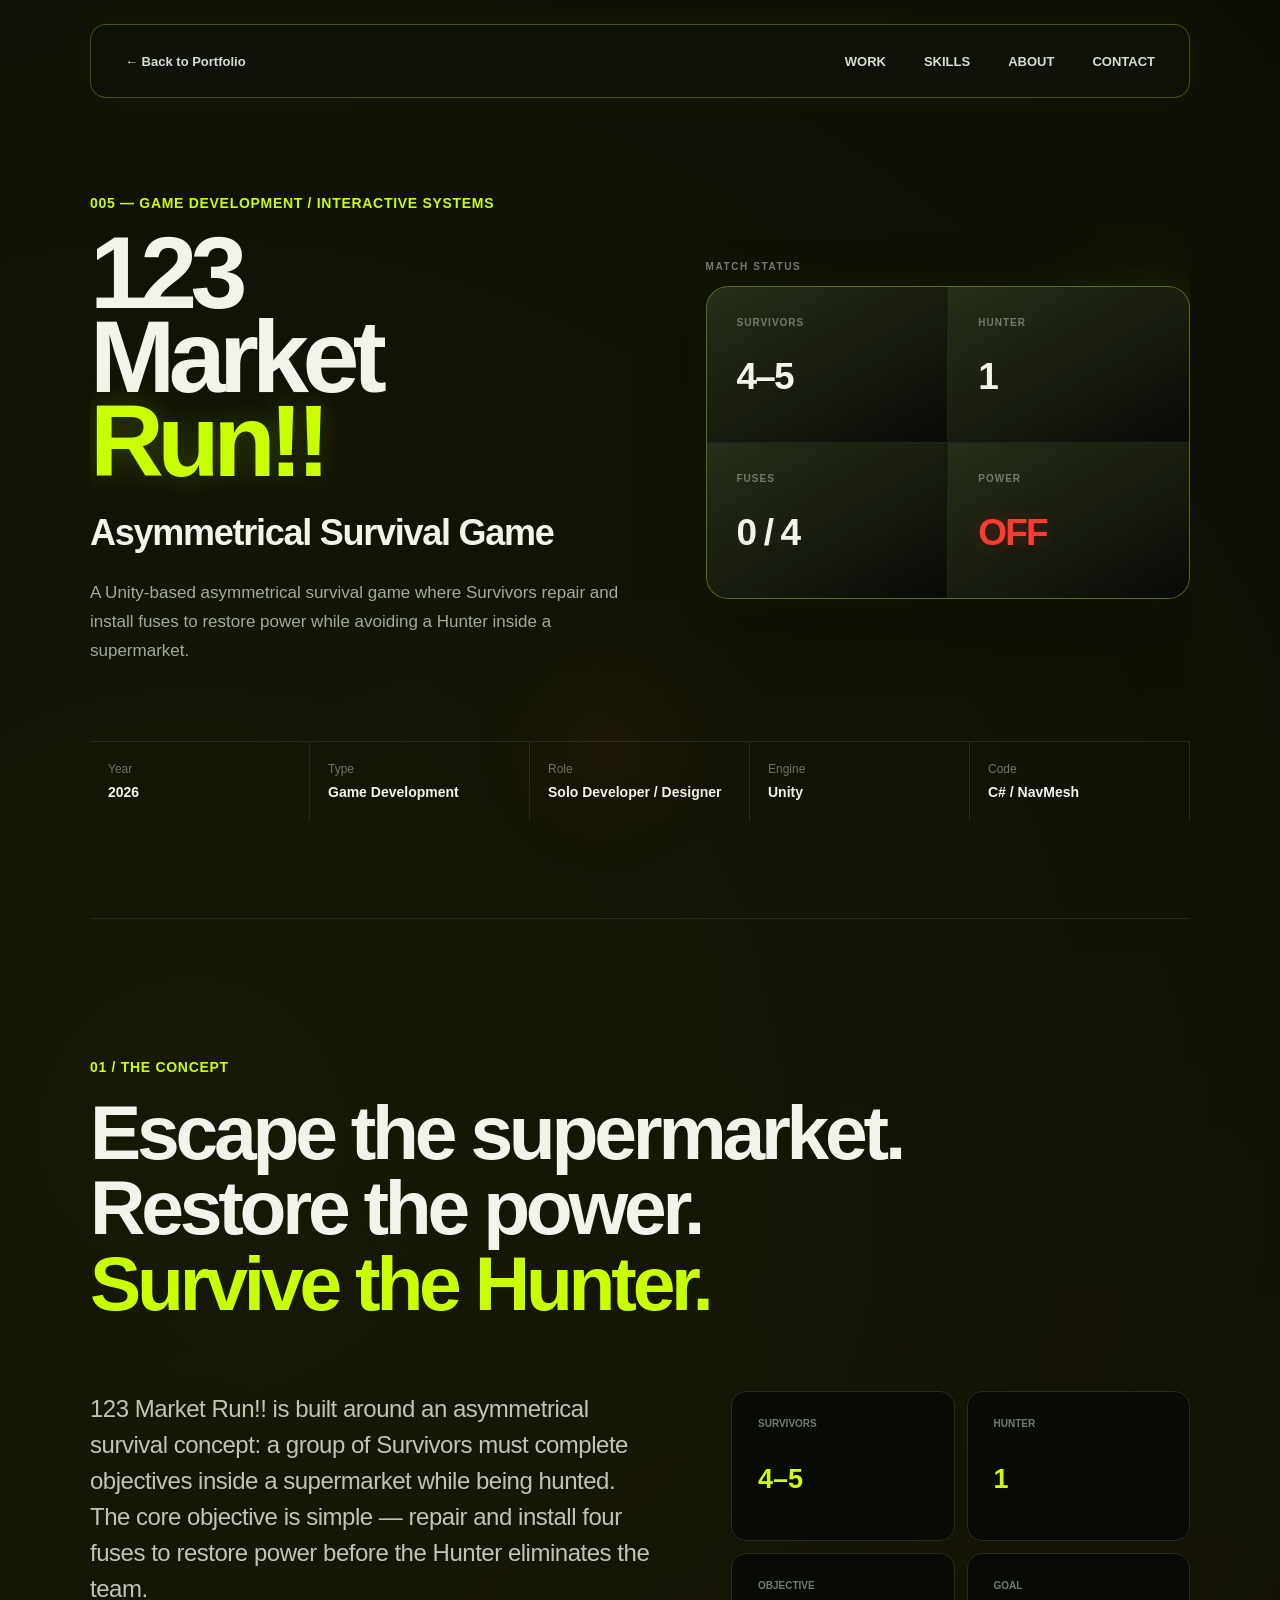
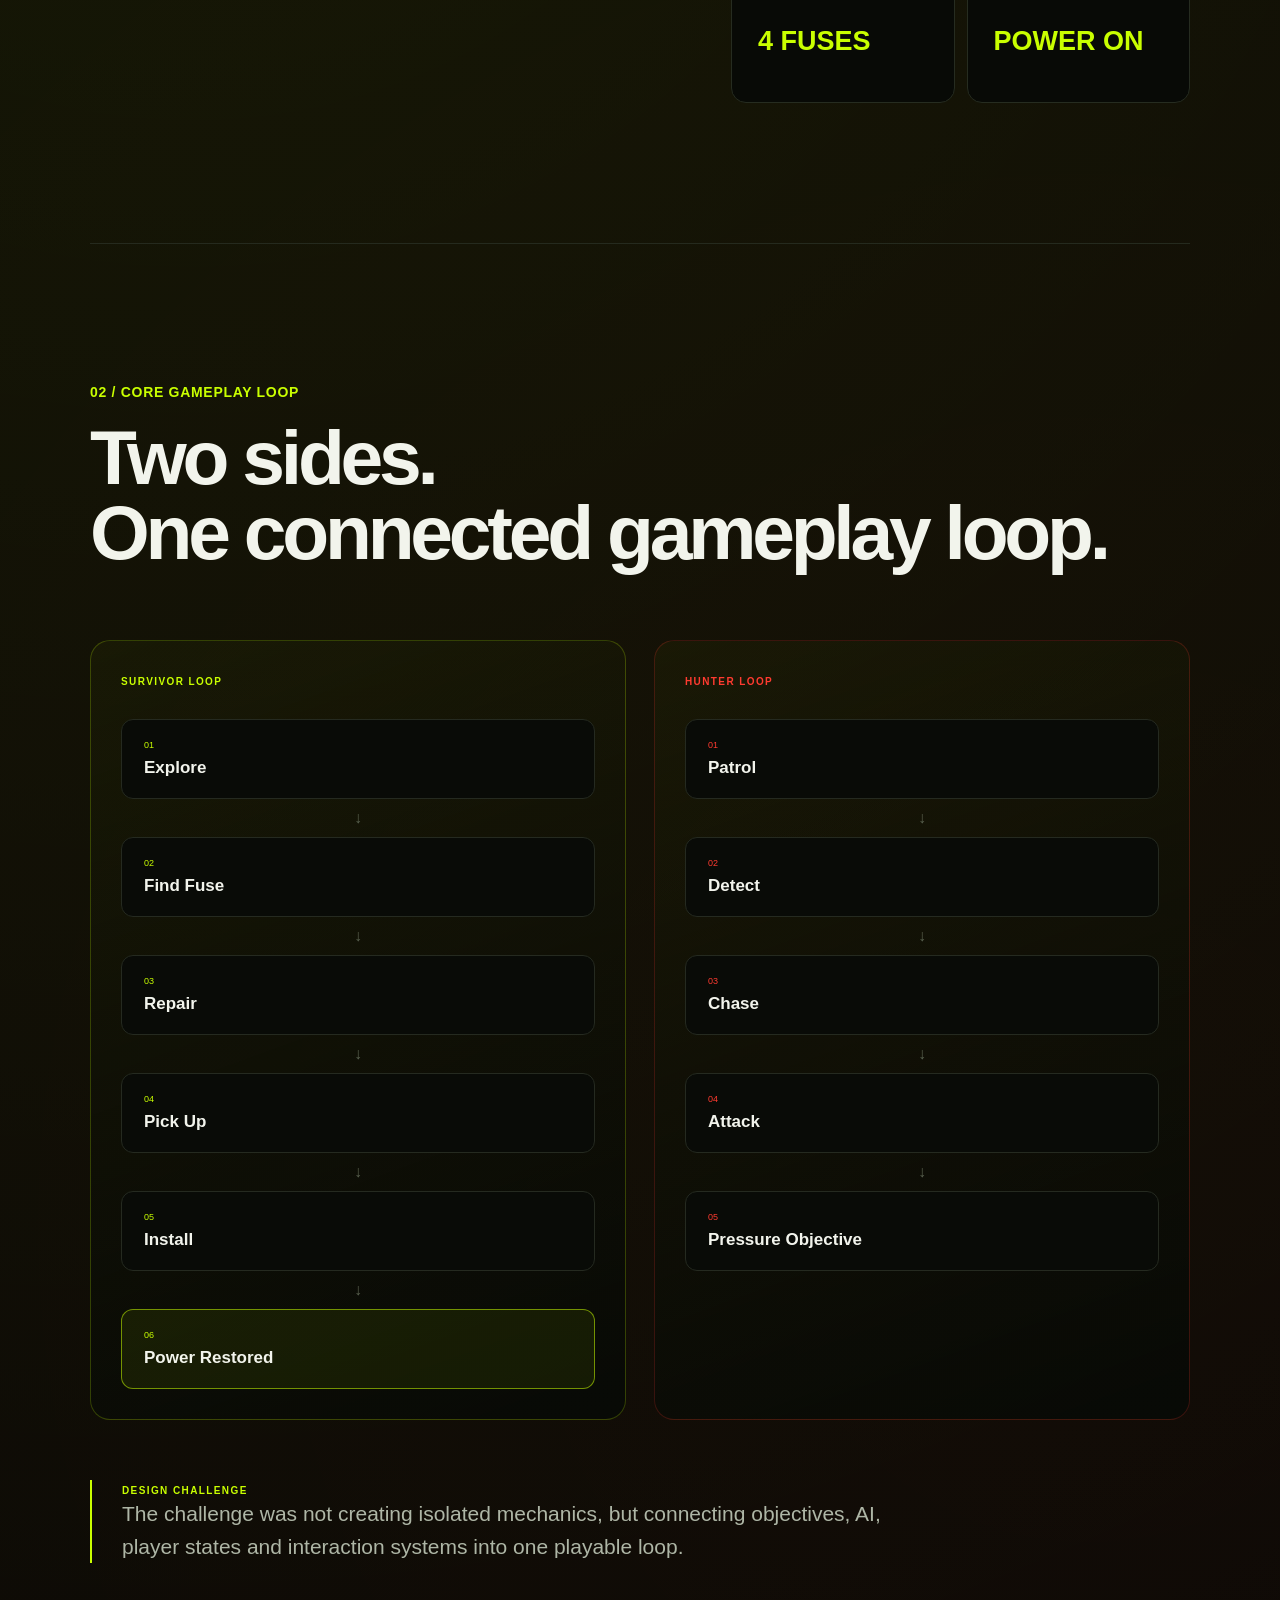
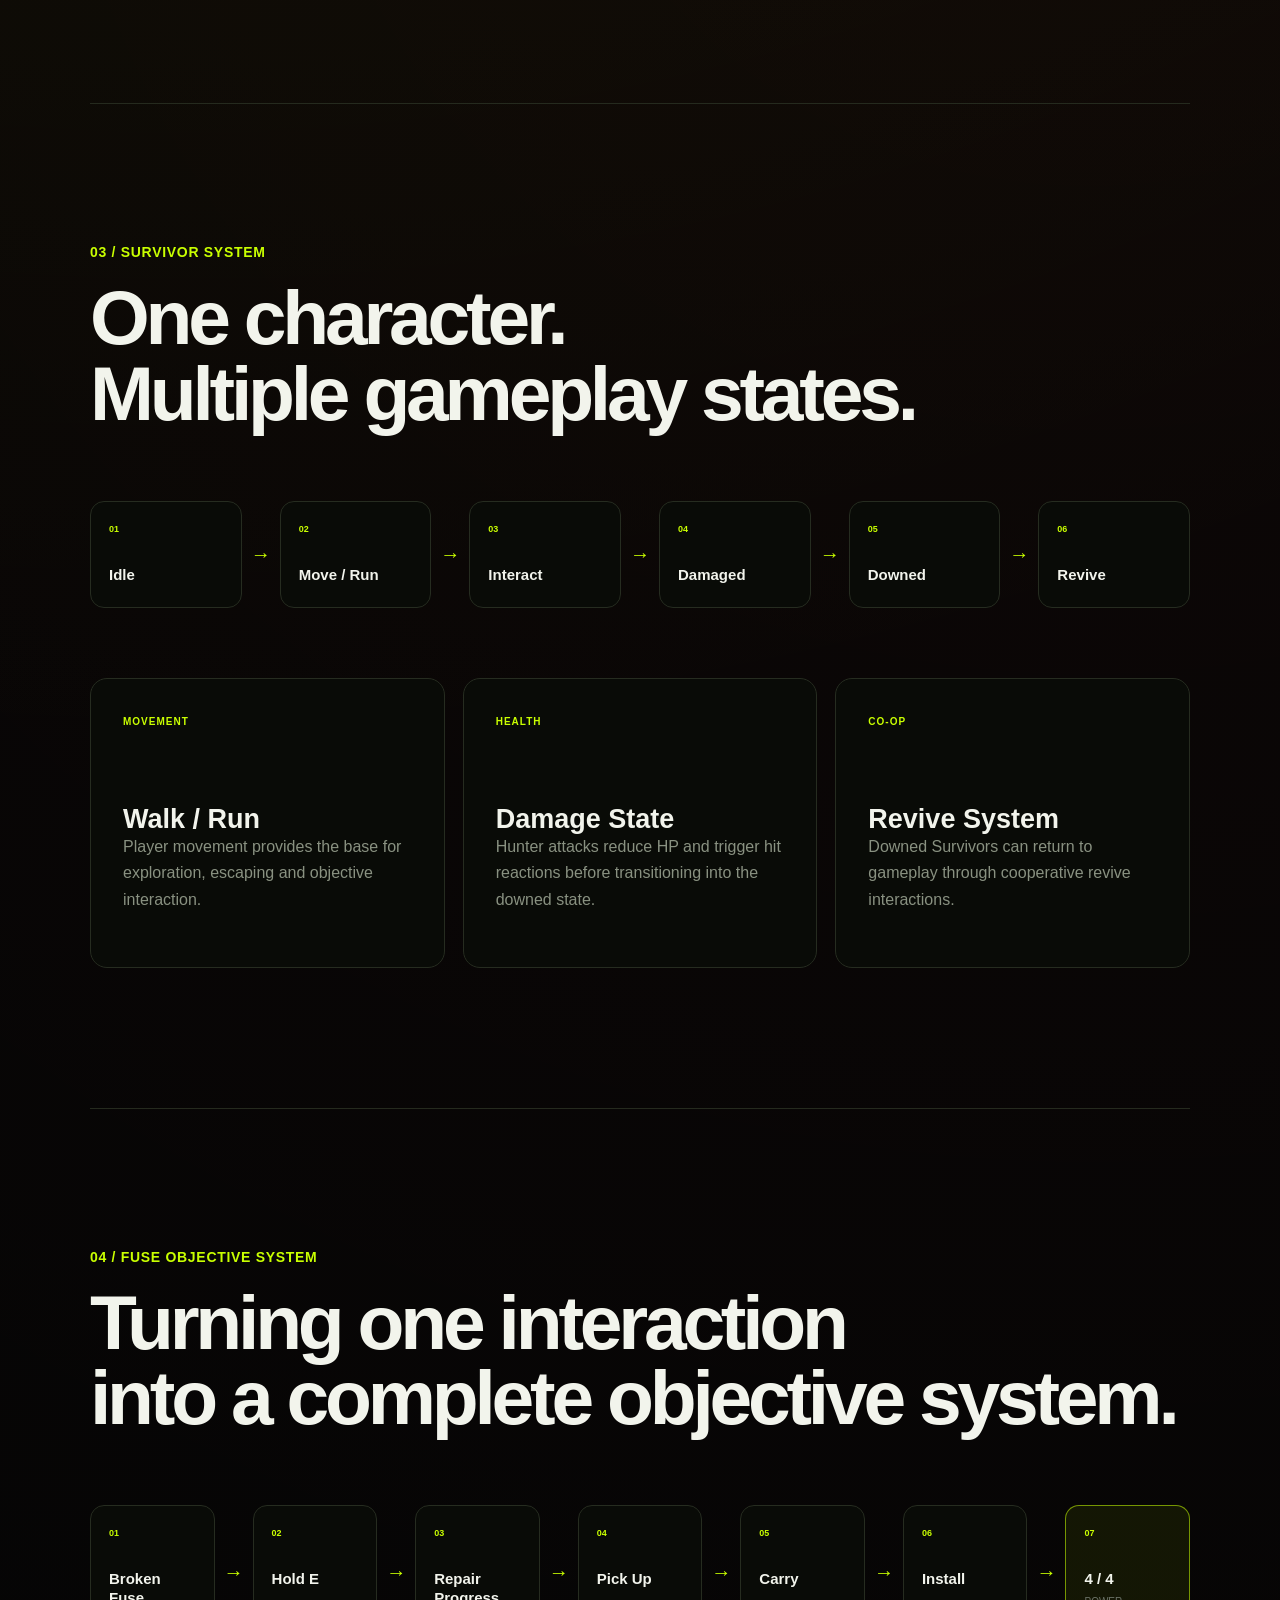
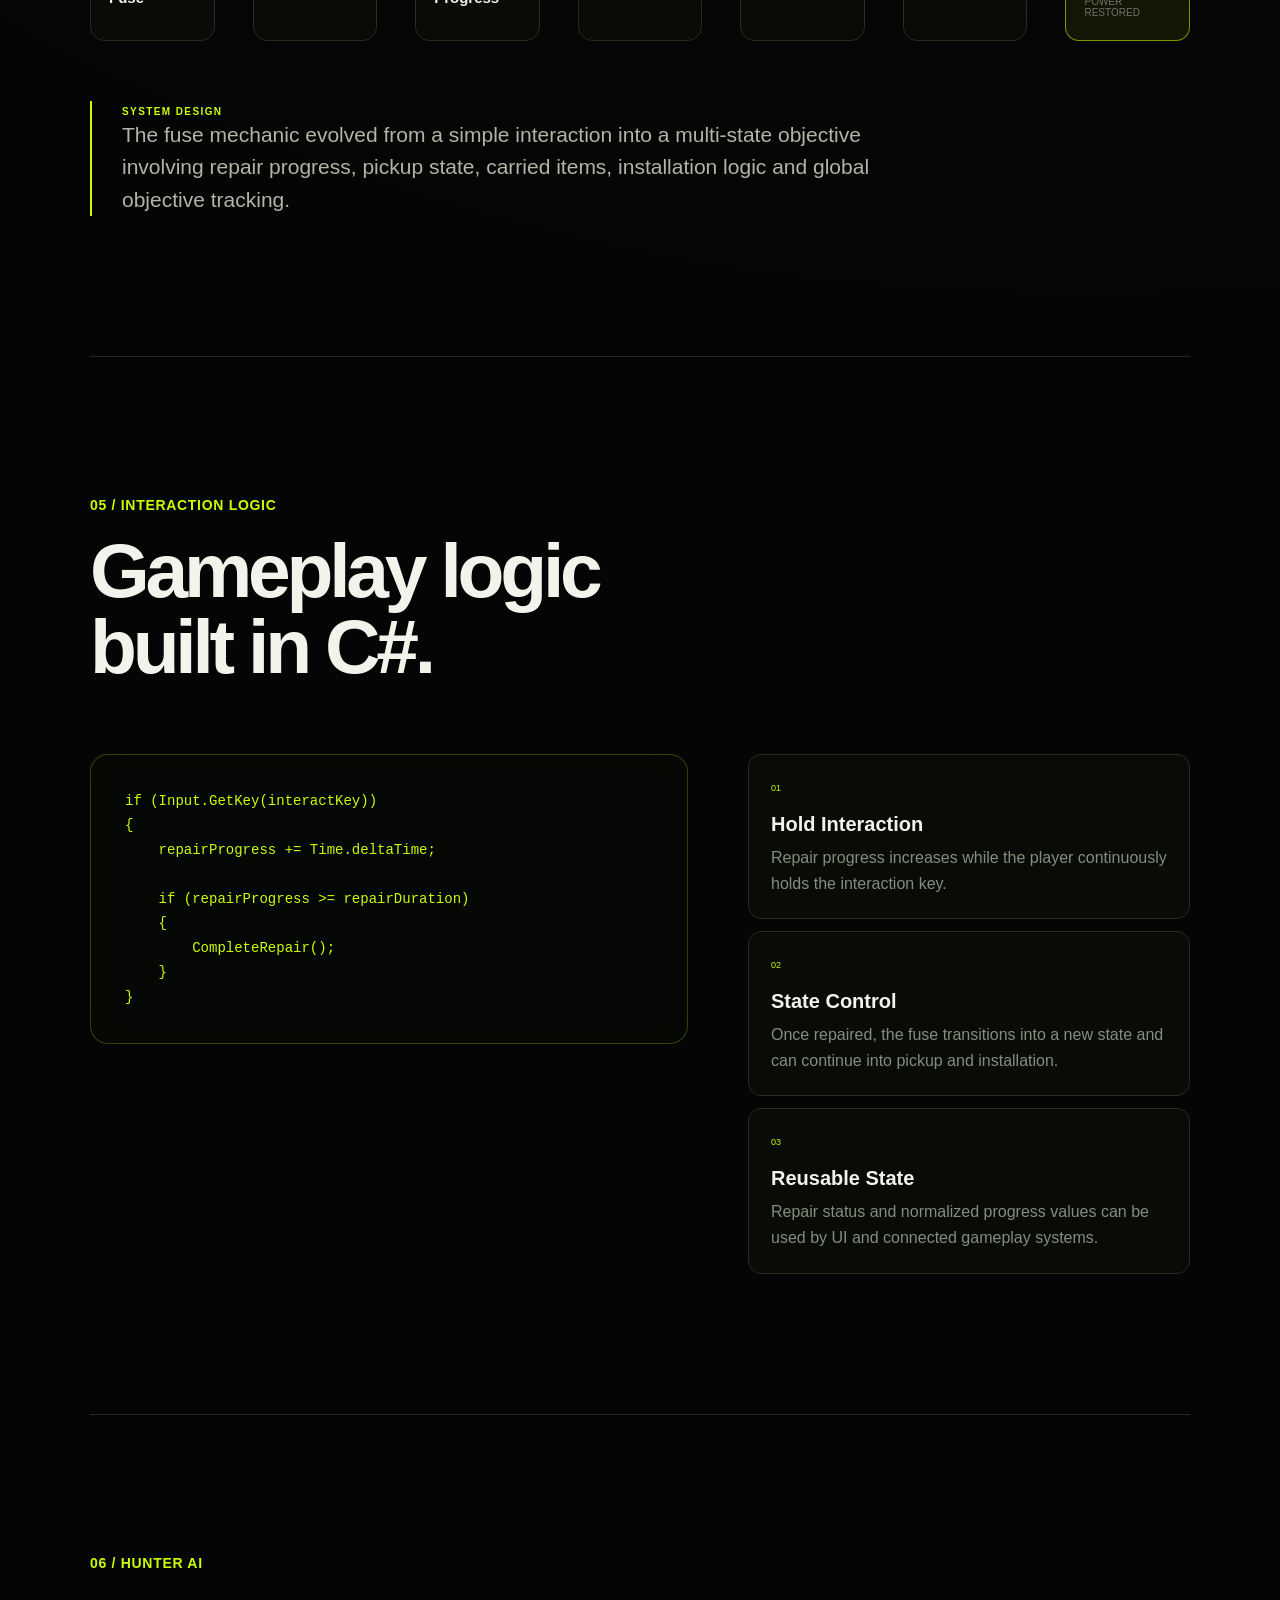
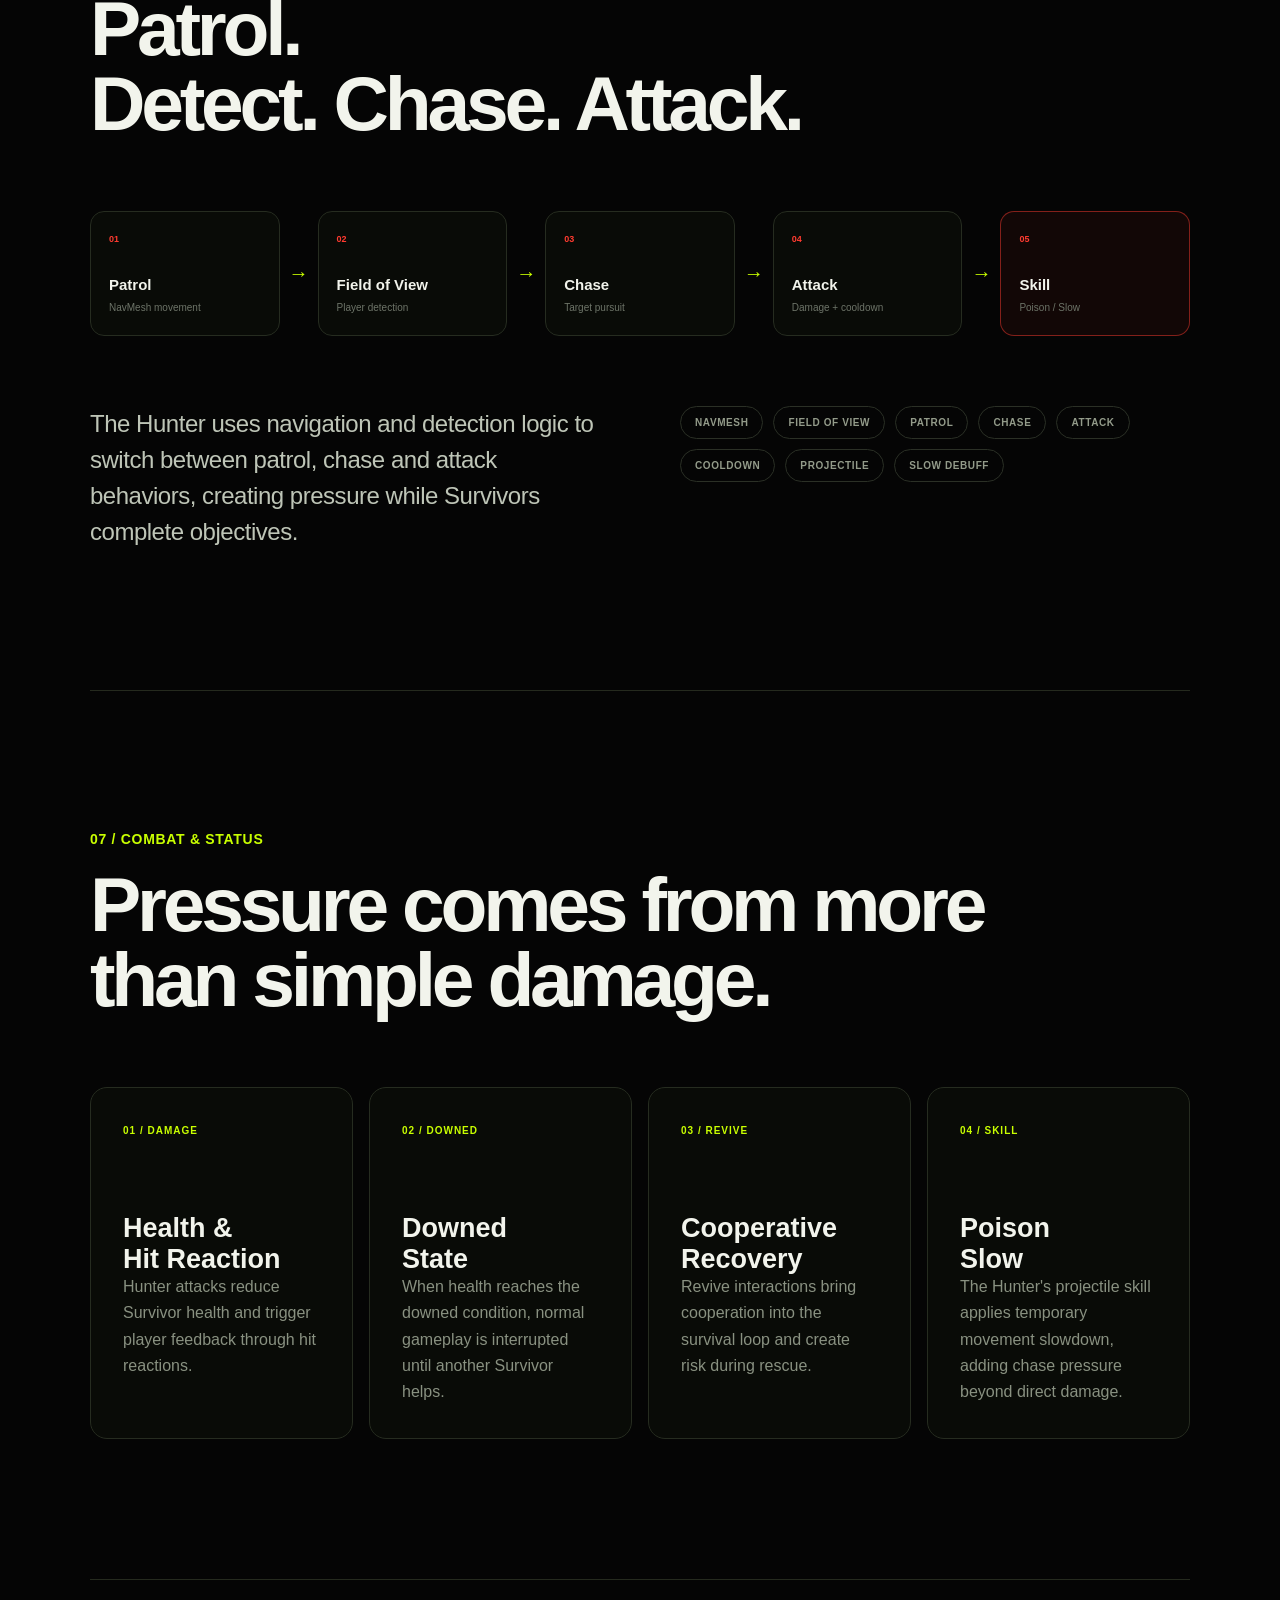
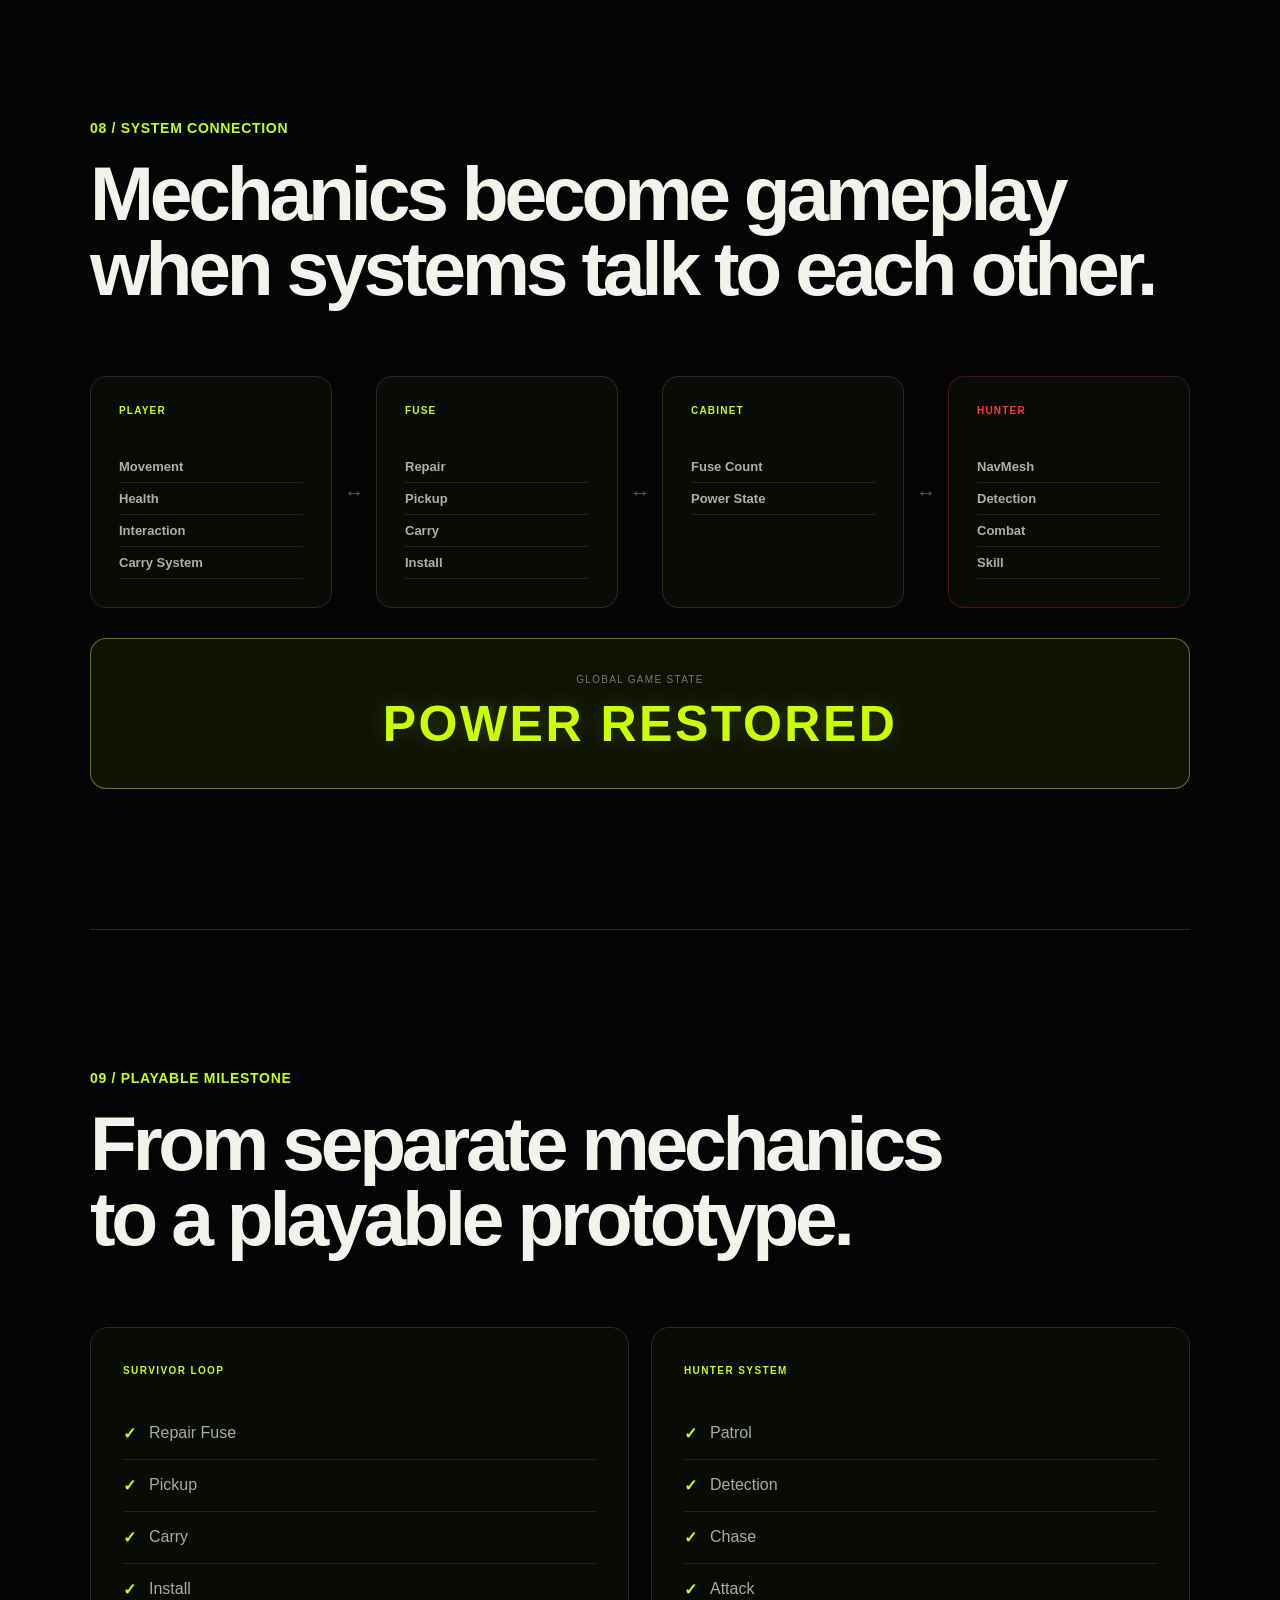
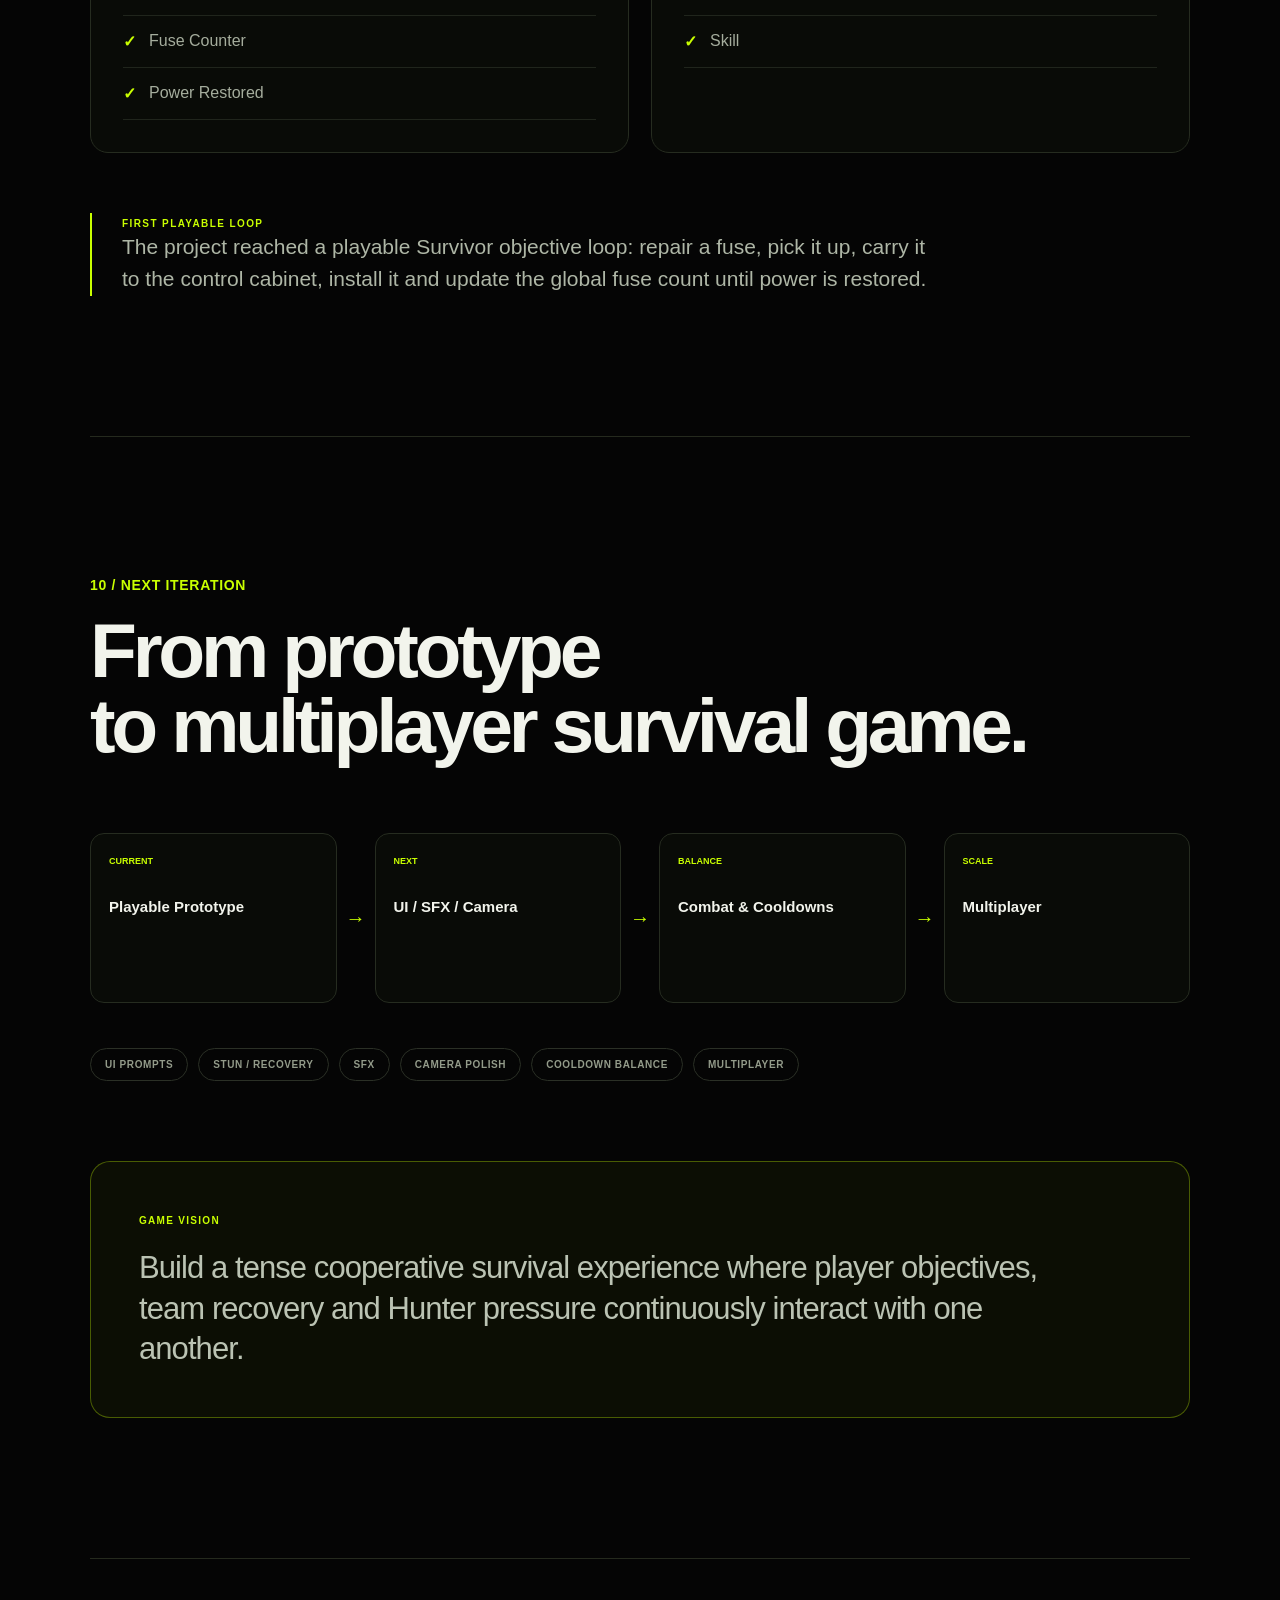
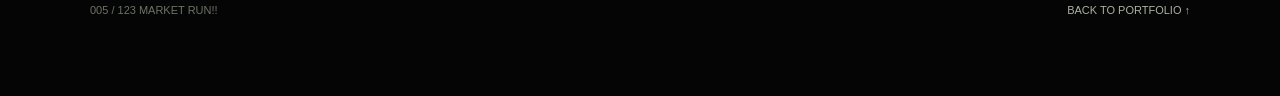
<file: case-study-market.html>
<!DOCTYPE html>
<html lang="en">

<head>
  <meta charset="UTF-8">
  <meta name="viewport" content="width=device-width, initial-scale=1.0">

  <title>123 Market Run!! — Case Study</title>

  <link rel="stylesheet" href="style.css">
</head>


<body class="market-page">


<!-- =========================================================
     NAVIGATION
========================================================= -->

<nav class="market-nav">

  <a href="index.html" class="market-back">
    ← Back to Portfolio
  </a>

  <div class="market-nav-links">
    <a href="index.html#work">WORK</a>
    <a href="index.html#skills">SKILLS</a>
    <a href="index.html#about">ABOUT</a>
    <a href="index.html#contact">CONTACT</a>
  </div>

</nav>



<!-- =========================================================
     HERO
========================================================= -->

<header class="market-hero">

  <div class="market-glow market-glow-one"></div>
  <div class="market-glow market-glow-two"></div>


  <div class="market-hero-grid">


    <!-- LEFT -->

    <div class="market-hero-copy">

      <p class="market-eyebrow">
        005 — GAME DEVELOPMENT / INTERACTIVE SYSTEMS
      </p>

      <h1>
        123<br>
        Market<br>
        <span>Run!!</span>
      </h1>

      <h2>
        Asymmetrical Survival Game
      </h2>

      <p class="market-intro">
        A Unity-based asymmetrical survival game where
        Survivors repair and install fuses to restore power
        while avoiding a Hunter inside a supermarket.
      </p>

    </div>


    <!-- RIGHT -->

    <div class="market-hero-console">

      <div class="market-console-status">
        MATCH STATUS
      </div>


      <div class="market-console-card">

        <div>
          <span>SURVIVORS</span>
          <strong>4–5</strong>
        </div>

        <div>
          <span>HUNTER</span>
          <strong>1</strong>
        </div>

        <div>
          <span>FUSES</span>
          <strong>0 / 4</strong>
        </div>

        <div>
          <span>POWER</span>
          <strong class="market-power-off">
            OFF
          </strong>
        </div>

      </div>

    </div>

  </div>


  <!-- META -->

  <div class="market-meta">

    <div>
      <span>Year</span>
      <strong>2026</strong>
    </div>

    <div>
      <span>Type</span>
      <strong>Game Development</strong>
    </div>

    <div>
      <span>Role</span>
      <strong>Solo Developer / Designer</strong>
    </div>

    <div>
      <span>Engine</span>
      <strong>Unity</strong>
    </div>

    <div>
      <span>Code</span>
      <strong>C# / NavMesh</strong>
    </div>

  </div>

</header>



<!-- =========================================================
     01 CONCEPT
========================================================= -->

<section class="market-section">

  <p class="market-section-number">
    01 / THE CONCEPT
  </p>

  <h2>
    Escape the supermarket.<br>
    Restore the power.<br>
    <span>Survive the Hunter.</span>
  </h2>


  <div class="market-concept-grid">

    <div>

      <p class="market-large-text">
        123 Market Run!! is built around an asymmetrical
        survival concept: a group of Survivors must complete
        objectives inside a supermarket while being hunted.
      </p>

      <p class="market-large-text">
        The core objective is simple — repair and install
        four fuses to restore power before the Hunter
        eliminates the team.
      </p>

    </div>


    <div class="market-concept-stats">

      <div>
        <span>SURVIVORS</span>
        <strong>4–5</strong>
      </div>

      <div>
        <span>HUNTER</span>
        <strong>1</strong>
      </div>

      <div>
        <span>OBJECTIVE</span>
        <strong>4 FUSES</strong>
      </div>

      <div>
        <span>GOAL</span>
        <strong>POWER ON</strong>
      </div>

    </div>

  </div>

</section>



<!-- =========================================================
     02 CORE LOOP
========================================================= -->

<section class="market-section">

  <p class="market-section-number">
    02 / CORE GAMEPLAY LOOP
  </p>

  <h2>
    Two sides.<br>
    One connected gameplay loop.
  </h2>


  <div class="market-loop-grid">


    <!-- SURVIVOR -->

    <div class="market-loop-lane">

      <span class="market-lane-label">
        SURVIVOR LOOP
      </span>

      <div class="market-loop-flow">

        <div>
          <span>01</span>
          <strong>Explore</strong>
        </div>

        <b>↓</b>

        <div>
          <span>02</span>
          <strong>Find Fuse</strong>
        </div>

        <b>↓</b>

        <div>
          <span>03</span>
          <strong>Repair</strong>
        </div>

        <b>↓</b>

        <div>
          <span>04</span>
          <strong>Pick Up</strong>
        </div>

        <b>↓</b>

        <div>
          <span>05</span>
          <strong>Install</strong>
        </div>

        <b>↓</b>

        <div class="market-loop-final">
          <span>06</span>
          <strong>Power Restored</strong>
        </div>

      </div>

    </div>


    <!-- HUNTER -->

    <div class="market-loop-lane market-hunter-lane">

      <span class="market-lane-label">
        HUNTER LOOP
      </span>

      <div class="market-loop-flow">

        <div>
          <span>01</span>
          <strong>Patrol</strong>
        </div>

        <b>↓</b>

        <div>
          <span>02</span>
          <strong>Detect</strong>
        </div>

        <b>↓</b>

        <div>
          <span>03</span>
          <strong>Chase</strong>
        </div>

        <b>↓</b>

        <div>
          <span>04</span>
          <strong>Attack</strong>
        </div>

        <b>↓</b>

        <div>
          <span>05</span>
          <strong>Pressure Objective</strong>
        </div>

      </div>

    </div>

  </div>


  <div class="market-insight-box">

    <span>DESIGN CHALLENGE</span>

    <p>
      The challenge was not creating isolated mechanics,
      but connecting objectives, AI, player states and
      interaction systems into one playable loop.
    </p>

  </div>

</section>



<!-- =========================================================
     03 SURVIVOR SYSTEM
========================================================= -->

<section class="market-section">

  <p class="market-section-number">
    03 / SURVIVOR SYSTEM
  </p>

  <h2>
    One character.<br>
    Multiple gameplay states.
  </h2>


  <div class="market-state-flow">

    <div>
      <span>01</span>
      <strong>Idle</strong>
    </div>

    <b>→</b>

    <div>
      <span>02</span>
      <strong>Move / Run</strong>
    </div>

    <b>→</b>

    <div>
      <span>03</span>
      <strong>Interact</strong>
    </div>

    <b>→</b>

    <div>
      <span>04</span>
      <strong>Damaged</strong>
    </div>

    <b>→</b>

    <div>
      <span>05</span>
      <strong>Downed</strong>
    </div>

    <b>→</b>

    <div>
      <span>06</span>
      <strong>Revive</strong>
    </div>

  </div>


  <div class="market-feature-grid">

    <article>
      <span>MOVEMENT</span>
      <h3>Walk / Run</h3>
      <p>
        Player movement provides the base for exploration,
        escaping and objective interaction.
      </p>
    </article>

    <article>
      <span>HEALTH</span>
      <h3>Damage State</h3>
      <p>
        Hunter attacks reduce HP and trigger hit reactions
        before transitioning into the downed state.
      </p>
    </article>

    <article>
      <span>CO-OP</span>
      <h3>Revive System</h3>
      <p>
        Downed Survivors can return to gameplay through
        cooperative revive interactions.
      </p>
    </article>

  </div>

</section>



<!-- =========================================================
     04 FUSE OBJECTIVE
========================================================= -->

<section class="market-section market-fuse-section">

  <p class="market-section-number">
    04 / FUSE OBJECTIVE SYSTEM
  </p>

  <h2>
    Turning one interaction<br>
    into a complete objective system.
  </h2>


  <div class="market-fuse-flow">

    <div>
      <span>01</span>
      <strong>Broken Fuse</strong>
    </div>

    <b>→</b>

    <div>
      <span>02</span>
      <strong>Hold E</strong>
    </div>

    <b>→</b>

    <div>
      <span>03</span>
      <strong>Repair Progress</strong>
    </div>

    <b>→</b>

    <div>
      <span>04</span>
      <strong>Pick Up</strong>
    </div>

    <b>→</b>

    <div>
      <span>05</span>
      <strong>Carry</strong>
    </div>

    <b>→</b>

    <div>
      <span>06</span>
      <strong>Install</strong>
    </div>

    <b>→</b>

    <div class="market-fuse-final">
      <span>07</span>
      <strong>4 / 4</strong>
      <small>POWER RESTORED</small>
    </div>

  </div>


  <div class="market-insight-box">

    <span>SYSTEM DESIGN</span>

    <p>
      The fuse mechanic evolved from a simple interaction
      into a multi-state objective involving repair progress,
      pickup state, carried items, installation logic and
      global objective tracking.
    </p>

  </div>

</section>



<!-- =========================================================
     05 INTERACTION LOGIC
========================================================= -->

<section class="market-section">

  <p class="market-section-number">
    05 / INTERACTION LOGIC
  </p>

  <h2>
    Gameplay logic<br>
    built in C#.
  </h2>


  <div class="market-code-grid">


    <div class="market-code-window">

<pre><code>if (Input.GetKey(interactKey))
{
    repairProgress += Time.deltaTime;

    if (repairProgress >= repairDuration)
    {
        CompleteRepair();
    }
}</code></pre>

    </div>


    <div class="market-code-explanation">

      <article>

        <span>01</span>

        <h3>Hold Interaction</h3>

        <p>
          Repair progress increases while the player
          continuously holds the interaction key.
        </p>

      </article>


      <article>

        <span>02</span>

        <h3>State Control</h3>

        <p>
          Once repaired, the fuse transitions into a new
          state and can continue into pickup and installation.
        </p>

      </article>


      <article>

        <span>03</span>

        <h3>Reusable State</h3>

        <p>
          Repair status and normalized progress values
          can be used by UI and connected gameplay systems.
        </p>

      </article>

    </div>

  </div>

</section>



<!-- =========================================================
     06 HUNTER AI
========================================================= -->

<section class="market-section">

  <p class="market-section-number">
    06 / HUNTER AI
  </p>

  <h2>
    Patrol.<br>
    Detect. Chase. Attack.
  </h2>


  <div class="market-ai-flow">

    <div>
      <span>01</span>
      <strong>Patrol</strong>
      <small>NavMesh movement</small>
    </div>

    <b>→</b>

    <div>
      <span>02</span>
      <strong>Field of View</strong>
      <small>Player detection</small>
    </div>

    <b>→</b>

    <div>
      <span>03</span>
      <strong>Chase</strong>
      <small>Target pursuit</small>
    </div>

    <b>→</b>

    <div>
      <span>04</span>
      <strong>Attack</strong>
      <small>Damage + cooldown</small>
    </div>

    <b>→</b>

    <div class="market-ai-final">
      <span>05</span>
      <strong>Skill</strong>
      <small>Poison / Slow</small>
    </div>

  </div>


  <div class="market-two-column">

    <p class="market-large-text">
      The Hunter uses navigation and detection logic to
      switch between patrol, chase and attack behaviors,
      creating pressure while Survivors complete objectives.
    </p>

    <div class="market-ai-tags">

      <span>NAVMESH</span>
      <span>FIELD OF VIEW</span>
      <span>PATROL</span>
      <span>CHASE</span>
      <span>ATTACK</span>
      <span>COOLDOWN</span>
      <span>PROJECTILE</span>
      <span>SLOW DEBUFF</span>

    </div>

  </div>

</section>



<!-- =========================================================
     07 COMBAT
========================================================= -->

<section class="market-section">

  <p class="market-section-number">
    07 / COMBAT & STATUS
  </p>

  <h2>
    Pressure comes from more<br>
    than simple damage.
  </h2>


  <div class="market-combat-grid">

    <article>

      <span>01 / DAMAGE</span>

      <h3>
        Health &<br>
        Hit Reaction
      </h3>

      <p>
        Hunter attacks reduce Survivor health and trigger
        player feedback through hit reactions.
      </p>

    </article>


    <article>

      <span>02 / DOWNED</span>

      <h3>
        Downed<br>
        State
      </h3>

      <p>
        When health reaches the downed condition,
        normal gameplay is interrupted until another
        Survivor helps.
      </p>

    </article>


    <article>

      <span>03 / REVIVE</span>

      <h3>
        Cooperative<br>
        Recovery
      </h3>

      <p>
        Revive interactions bring cooperation into the
        survival loop and create risk during rescue.
      </p>

    </article>


    <article>

      <span>04 / SKILL</span>

      <h3>
        Poison<br>
        Slow
      </h3>

      <p>
        The Hunter's projectile skill applies temporary
        movement slowdown, adding chase pressure beyond
        direct damage.
      </p>

    </article>

  </div>

</section>



<!-- =========================================================
     08 SYSTEM CONNECTION
========================================================= -->

<section class="market-section">

  <p class="market-section-number">
    08 / SYSTEM CONNECTION
  </p>

  <h2>
    Mechanics become gameplay<br>
    when systems talk to each other.
  </h2>


  <div class="market-system-map">


    <div class="market-system-group">

      <span>PLAYER</span>

      <strong>Movement</strong>
      <strong>Health</strong>
      <strong>Interaction</strong>
      <strong>Carry System</strong>

    </div>


    <b>↔</b>


    <div class="market-system-group">

      <span>FUSE</span>

      <strong>Repair</strong>
      <strong>Pickup</strong>
      <strong>Carry</strong>
      <strong>Install</strong>

    </div>


    <b>↔</b>


    <div class="market-system-group">

      <span>CABINET</span>

      <strong>Fuse Count</strong>
      <strong>Power State</strong>

    </div>


    <b>↔</b>


    <div class="market-system-group market-system-hunter">

      <span>HUNTER</span>

      <strong>NavMesh</strong>
      <strong>Detection</strong>
      <strong>Combat</strong>
      <strong>Skill</strong>

    </div>

  </div>


  <div class="market-system-result">

    <span>GLOBAL GAME STATE</span>

    <strong>
      POWER RESTORED
    </strong>

  </div>

</section>



<!-- =========================================================
     09 PLAYABLE MILESTONE
========================================================= -->

<section class="market-section">

  <p class="market-section-number">
    09 / PLAYABLE MILESTONE
  </p>

  <h2>
    From separate mechanics<br>
    to a playable prototype.
  </h2>


  <div class="market-milestone-grid">


    <div>

      <span class="market-lane-label">
        SURVIVOR LOOP
      </span>

      <div class="market-checklist">

        <p>
          <span>✓</span>
          Repair Fuse
        </p>

        <p>
          <span>✓</span>
          Pickup
        </p>

        <p>
          <span>✓</span>
          Carry
        </p>

        <p>
          <span>✓</span>
          Install
        </p>

        <p>
          <span>✓</span>
          Fuse Counter
        </p>

        <p>
          <span>✓</span>
          Power Restored
        </p>

      </div>

    </div>


    <div>

      <span class="market-lane-label">
        HUNTER SYSTEM
      </span>

      <div class="market-checklist">

        <p>
          <span>✓</span>
          Patrol
        </p>

        <p>
          <span>✓</span>
          Detection
        </p>

        <p>
          <span>✓</span>
          Chase
        </p>

        <p>
          <span>✓</span>
          Attack
        </p>

        <p>
          <span>✓</span>
          Skill
        </p>

      </div>

    </div>

  </div>


  <div class="market-insight-box">

    <span>FIRST PLAYABLE LOOP</span>

    <p>
      The project reached a playable Survivor objective loop:
      repair a fuse, pick it up, carry it to the control cabinet,
      install it and update the global fuse count until power
      is restored.
    </p>

  </div>

</section>



<!-- =========================================================
     10 NEXT ITERATION
========================================================= -->

<section class="market-section market-future">

  <p class="market-section-number">
    10 / NEXT ITERATION
  </p>

  <h2>
    From prototype<br>
    to multiplayer survival game.
  </h2>


  <div class="market-future-flow">

    <div>
      <span>CURRENT</span>
      <strong>Playable Prototype</strong>
    </div>

    <b>→</b>

    <div>
      <span>NEXT</span>
      <strong>UI / SFX / Camera</strong>
    </div>

    <b>→</b>

    <div>
      <span>BALANCE</span>
      <strong>Combat & Cooldowns</strong>
    </div>

    <b>→</b>

    <div>
      <span>SCALE</span>
      <strong>Multiplayer</strong>
    </div>

  </div>


  <div class="market-roadmap-tags">

    <span>UI PROMPTS</span>
    <span>STUN / RECOVERY</span>
    <span>SFX</span>
    <span>CAMERA POLISH</span>
    <span>COOLDOWN BALANCE</span>
    <span>MULTIPLAYER</span>

  </div>


  <div class="market-bottom-line">

    <span>GAME VISION</span>

    <p>
      Build a tense cooperative survival experience where
      player objectives, team recovery and Hunter pressure
      continuously interact with one another.
    </p>

  </div>

</section>



<!-- =========================================================
     FOOTER
========================================================= -->

<footer class="market-footer">

  <span>
    005 / 123 MARKET RUN!!
  </span>

  <a href="index.html">
    BACK TO PORTFOLIO ↑
  </a>

</footer>


</body>
</html>
</file>
<file: style.css>
/* ============================================================
   STYLE.CSS — Portfolio | Siln Mahakpichien
   ============================================================
   INDEX
   1.  Design Tokens (CSS Variables)
   2.  Reset & Base
   3.  Typography
   4.  Navigation
   5.  Hero Section
   6.  Orb Decorations
   7.  Robot Model (model-viewer)
   8.  Work Section — Project Cards
   9.  Skills Section — Capabilities Grid
   10. About Section
   11. Contact Section
   12. Footer
   13. Case Study Pages
   14. Screenshot Slider
   15. Animations & Keyframes
   16. Reveal on Scroll
   17. Mobile Responsive
   ============================================================ */


/* ============================================================
   1. DESIGN TOKENS
   กำหนดสีและค่าหลักของทั้งเว็บไว้ที่เดียว
   แก้ตรงนี้จุดเดียว ทุกที่เปลี่ยนตาม
   ============================================================ */
:root {
  --bg:     #030303;   /* พื้นหลังหลัก */
  --text:   #f5f5f5;   /* ข้อความหลัก */
  --muted:  #9a9a9a;   /* ข้อความรอง */
  --line:   #242424;   /* เส้นขอบ */
  --accent: #c9ff00;   /* สีเน้น (เขียวเหลือง) */
  --card:   #080808;   /* พื้นหลัง card */
  --card2:  #151900;   /* พื้นหลัง card รอง */
}


/* ============================================================
   2. RESET & BASE
   ล้างค่า default ของ browser และตั้งค่าพื้นฐาน
   ============================================================ */
* {
  box-sizing: border-box;
  margin: 0;
  padding: 0;
}

html {
  scroll-behavior: smooth;
}

body {
  background: var(--bg);
  color: var(--text);
  font-family: 'Inter', sans-serif;
  overflow-x: hidden;
}

a {
  color: inherit;
  text-decoration: none;
}


/* ============================================================
   3. TYPOGRAPHY
   กำหนด font family ให้ heading ใช้ Space Grotesk
   body ใช้ Inter (โหลดจาก Google Fonts ใน HTML)
   ============================================================ */
h1, h2, h3, .logo {
  font-family: 'Space Grotesk', sans-serif;
}


/* ============================================================
   4. NAVIGATION
   Navbar แบบ fixed อยู่ด้านบนตลอดเวลา
   มี backdrop blur ให้ดูผ่าน content ด้านหลังได้
   ============================================================ */
.nav {
  position: fixed;
  top: 24px;
  left: 50%;
  transform: translateX(-50%);

  width: min(760px, calc(100% - 48px));
  height: 52px;
  padding: 0 22px;

  display: flex;
  align-items: center;
  justify-content: space-between;

  border: 1px solid rgba(201, 255, 0, 0.22);
  border-radius: 14px;

  background: rgba(30, 38, 0, 0.55);
  backdrop-filter: blur(18px);

  box-shadow:
    0 0 28px rgba(201, 255, 0, 0.08);

  z-index: 50;
}

.logo {
  color: var(--accent);
  font-size: 12px;
  font-weight: 700;
}

.nav a {
  margin-left: 30px;
  font-size: 12px;
  color: #d8d8d8;
}


/* ============================================================
   5. HERO SECTION
   Section แรกของหน้า แบ่งเป็น 2 คอลัมน์
   ซ้าย = ข้อความ, ขวา = 3D Robot
   ============================================================ */
.hero {
  min-height: 100vh;
  padding: 160px 8% 80px;
  position: relative;
  overflow: visible;
  display: grid;
  grid-template-columns: 1fr 1.2fr;
  align-items: center;
  border-bottom: 1px solid var(--line);
}

.hero-text {
  position: relative;
  z-index: 5;
}

.status {
  color: var(--accent);
  font-size: 18px;
  margin-bottom: 18px;
}

.hero h1 {
  font-size: clamp(56px, 7vw, 92px);
  line-height: 0.95;
  letter-spacing: -0.05em;
}

.hero h1 > span:not(.accent) {
  color: var(--text);
}

.hero h1 .accent {
  color: var(--accent);
}

.intro {
  max-width: 520px;
  margin-top: 36px;
  color: #d0d0d0;
  line-height: 1.55;
  font-size: 15px;
}

.buttons {
  display: flex;
  gap: 16px;
  margin-top: 34px;
}

/* CTA Buttons */
.btn {
  padding: 18px 38px;
  border: 1px solid var(--accent);
  font-size: 12px;
  font-weight: 700;
  transition: 0.35s ease;
}

.primary {
  background: var(--accent);
  color: #000;
}

.secondary {
  color: #fff;
}

.btn:hover {
  transform: translateY(-3px);
  box-shadow: 0 0 25px rgba(201, 255, 0, 0.25);
}

/* พื้นที่ฝั่งขวาสำหรับ 3D Model */
.hero-visual {
  position: relative;
  height: 580px;        /* ← กำหนดให้ชัด */
  display: flex;
  align-items: center;
  justify-content: center;
  z-index: 4;
  overflow: visible;    /* ← เพิ่ม */
}

/* รูป neural network (background decoration) */
.neural {
  position: absolute;
  width: 760px;
  right: -80px;
  top: 180px;
  opacity: 0.55;
  mix-blend-mode: screen;
  filter: grayscale(1);
}


/* ============================================================
   6. ORB DECORATIONS
   วงกลมเรืองแสงลอยอยู่ใน Hero
   ทำจาก CSS radial-gradient ล้วนๆ ไม่มีรูป
   ============================================================ */
.orb {
  position: absolute;
  z-index: 1;
  border-radius: 50%;
  will-change: transform;
  background: radial-gradient(
    circle at 30% 30%,
    rgba(230, 255, 140, 0.28),
    rgba(201, 255, 0, 0.10) 45%,
    rgba(60, 90, 0, 0.03) 100%
  );
  border: 1px solid rgba(201, 255, 0, 0.18);
  box-shadow:
    0 0 60px rgba(201, 255, 0, 0.10),
    0 0 130px rgba(201, 255, 0, 0.05);
  filter: blur(0.2px);
  animation: floatOrb 8s ease-in-out infinite;
}

/* Orb แต่ละขนาดและตำแหน่ง */
.orb-large {
  width: 330px;
  height: 330px;
  left: 16%;
  top: 16%;
}

.orb-small {
  width: 210px;
  height: 210px;
  left: 1%;
  top: 50%;
  animation-delay: 2s;
}

.orb-mid {
  width: 170px;
  height: 170px;
  left: 48%;
  top: 62%;
  opacity: 0.5;
  animation: floatOrbSide 11s ease-in-out infinite;
}

.orb-tiny {
  width: 90px;
  height: 90px;
  left: 72%;
  top: 22%;
  opacity: 0.35;
  animation: floatOrbSlow 14s ease-in-out infinite;
}

.orb-right {
  width: 260px;
  height: 260px;
  right: 8%;
  bottom: 10%;
  opacity: 0.22;
  animation: floatOrbSide 13s ease-in-out infinite;
}


/* ============================================================
   7. ROBOT MODEL (model-viewer)
   ห่อ model-viewer ด้วย .robot-wrap
   drop-shadow ทำให้ robot มี glow รอบตัว
   ============================================================ */
.robot-enter {
  position: relative;   /* ← เปลี่ยนจาก absolute */
  width: 520px;
  height: 520px;
  /* ลบ top และ left ออก */
  display: flex;
  align-items: center;
  justify-content: center;
  z-index: 4;
  animation: robotEnter 1.8s cubic-bezier(.16,1,.3,1);
}

@keyframes robotEnter {
  from {
    opacity: 0;
    transform: translateY(30px) scale(0.95);
  }
  to {
    opacity: 1;
    transform: translateY(0) scale(1);
  }
}

.robot-wrap {
  width: 100%;
  height: 100%;
  overflow: visible;
  pointer-events: none;

  filter:
    drop-shadow(0 0 40px rgba(181, 255, 120, 0.31))
    drop-shadow(0 0 90px rgba(181, 255, 120, 0.27));

  animation: floatBot 5s ease-in-out infinite;
}

.robot-model {
  width: 100%;
  height: 100%;
  background: transparent !important;
  --poster-color: transparent;
  transition: camera-orbit 0.4s ease;
}

/* ซ่อน UI default ของ model-viewer ทั้งหมด */
model-viewer::part(default-progress-bar),
model-viewer::part(default-ar-button),
model-viewer::part(interaction-prompt) {
  display: none !important;
}

model-viewer {
  --progress-bar-color: transparent;
  --progress-bar-height: 0px;
}


/* ============================================================
   8. WORK SECTION — PROJECT CARDS
   Grid 2 คอลัมน์ แสดง case study แต่ละชิ้น
   hover แล้วยกขึ้นพร้อม glow สี accent
   ============================================================ */
.section {
  padding: 0;
}

.section h2 {
  color: var(--accent);
  font-size: 22px;
  margin-bottom: 28px;
}

.project-grid {
  display: grid;
  grid-template-columns: repeat(2, 1fr);
  gap: 0;
}

.project-card {
  min-height: 245px;
  padding: 32px;
  border: 1px solid var(--line);
  background: #050505;
  position: relative;
  transition: 0.35s ease;
}

.project-card:hover {
  transform: translateY(-4px);
  border-color: rgba(201, 255, 0, 0.45);
  box-shadow: 0 0 35px rgba(201, 255, 0, 0.12);
  background: #080b02;
}

.project-card p:first-child {
  color: #d0d0d0;
  font-size: 13px;
}

.project-card p span {
  color: var(--accent);
  font-weight: 700;
}

.project-card h3 {
  font-size: 32px;
  margin: 22px 0 10px;
}

.project-card > p:nth-of-type(2) {
  color: #c7c7c7;
  line-height: 1.45;
  max-width: 620px;
}

/* Tags ใต้ description */
.tags {
  margin: 22px 0;

  display: flex;
  flex-wrap: wrap;
  gap: 8px;
}

.tags span {
  border: 1px solid #333;
  padding: 5px 10px;

  color: #aaa;
  font-size: 11px;

  white-space: nowrap;
}

.project-card small {
  color: #bdbdbd;
}

/* ============================================================
   9. SKILLS SECTION — CAPABILITIES GRID
   Grid 6 คอลัมน์ แสดง skill แต่ละด้าน
   ใช้ gradient และ border สี accent
   ============================================================ */
.capabilities {
  display: grid;
  grid-template-columns: repeat(6, 1fr);
  gap: 4px;
}

.capabilities div {
  min-height: 145px;
  padding: 36px 20px;
  background: linear-gradient(180deg, rgba(201, 255, 0, 0.18), rgba(201, 255, 0, 0.03));
  border: 1px solid rgba(201, 255, 0, 0.35);
  border-radius: 10px;
  font-weight: 700;
  font-size: 13px;
  transition: 0.35s ease;
}

.capabilities div:hover {
  transform: translateY(-4px);
  box-shadow: 0 0 28px rgba(201, 255, 0, 0.18);
}

.capabilities span {
  display: block;
  margin-top: 8px;
  color: #aaa;
  font-weight: 400;
}


/* ============================================================
   10. ABOUT SECTION
   แบ่ง 2 คอลัมน์: ซ้าย = paragraph, ขวา = list
   ============================================================ */
.about-grid {
  display: grid;
  grid-template-columns: 1fr 1fr;
  gap: 100px;
}

.about p {
  color: #e3e3e3;
  line-height: 1.6;
  margin-bottom: 22px;
  max-width: 660px;
}

/* list item มีเส้น accent ด้านล่างแต่ละข้อ */
.about-list p {
  border-bottom: 1px solid var(--accent);
  padding: 18px 0;
  color: #eaeaea;
}


/* ============================================================
   11. CONTACT SECTION
   แสดง email แบบ clickable box
   ============================================================ */
.contact h3 {
  font-size: 44px;
  line-height: 1.2;
  margin-bottom: 28px;
}

.contact > p {
  color: #cfcfcf;
  margin-bottom: 28px;
}

.email-box {
  max-width: 620px;
  height: 58px;
  border: 1px solid var(--accent);
  display: flex;
  align-items: center;
  justify-content: space-between;
  padding: 0 22px;
  color: #aaa;
  transition: 0.35s ease;
}

.email-box:hover {
  box-shadow: 0 0 30px rgba(201, 255, 0, 0.2);
}


/* ============================================================
   12. FOOTER
   ============================================================ */
footer {
  padding: 28px 8%;
  display: flex;
  justify-content: space-between;
  color: #bdbdbd;
  font-size: 13px;
}

footer p:last-child {
  color: var(--accent);
}


/* ============================================================
   13. CASE STUDY PAGES (case-study-bse.html ฯลฯ)
   Layout พิเศษสำหรับหน้า case study
   ============================================================ */

/* Hero ของ case study */
.case-hero {
  min-height: 88vh;
  padding: 140px 8% 80px;
  position: relative;
  overflow: hidden;
  display: grid;
  grid-template-columns: 1fr 1fr;
  align-items: center;
  border-bottom: 1px solid var(--line);
}

.case-hero h1 {
  font-size: clamp(48px, 6vw, 86px);
  line-height: 0.95;
  letter-spacing: -0.05em;
}

.case-hero h1 > span:not(.accent) {
  color: var(--text);
}

.case-hero h1 .accent {
  color: var(--accent);
}

/* ข้อมูล meta (ปี, ประเภท, role ฯลฯ) */
.case-meta {
  display: grid;
  grid-template-columns: repeat(5, 1fr);
  gap: 20px;
  margin-top: 42px;
  max-width: 780px;
}

.case-meta div {
  border-left: 1px solid var(--line);
  padding-left: 14px;
  color: #ddd;
  font-size: 13px;
}

.case-meta span {
  display: block;
  color: var(--muted);
  margin-bottom: 8px;
}

/* รูป product ฝั่งขวา พร้อม glow และ animation ลอย */
.case-product img {
  width: 150%;
  max-width: 1500px;
  display: block;
  margin-left: auto;
  filter:
    drop-shadow(0 0 20px rgba(255, 60, 0, 0.61))
    drop-shadow(0 0 60px rgba(255, 217, 0, 0.37));
  animation: floatProduct 5s ease-in-out infinite;
}

/* รูป full-width ของ case study */
.case-image img {
  width: 100%;
  height: 100%;
  object-fit: cover;
  object-position: center;
  display: block;
}

/* Grid 2x2 สำหรับ Overview / Role / Challenge / Outcome */
.case-grid {
  width: 92%;
  max-width: 1600px;
  margin: 0 auto;
  display: grid;
  grid-template-columns: 1fr 1fr;
  border: 1px solid var(--line);
}

.case-grid > div {
  padding: 40px;
  border: 1px solid var(--line);
  background: #070707;
}

.case-grid h2,
.process-grid span,
.tool-grid div {
  color: var(--accent);
}

.case-grid p,
.case-grid li {
  color: #d0d0d0;
  line-height: 1.6;
  margin-bottom: 14px;
}

.case-grid ul {
  padding-left: 18px;
}

/* Process และ Tools Grid */
.process-grid,
.tool-grid {
  display: grid;
  grid-template-columns: repeat(4, 1fr);
  gap: 12px;
}

.process-grid div,
.tool-grid div {
  min-height: 150px;
  padding: 24px;
  border: 1px solid rgba(201, 255, 0, 0.28);
  background: linear-gradient(180deg, rgba(201, 255, 0, 0.14), rgba(201, 255, 0, 0.03));
  border-radius: 8px;
  transition:
    transform 0.35s ease,
    box-shadow 0.35s ease,
    border-color 0.35s ease,
    background 0.35s ease;
}

.process-grid div:hover,
.tool-grid div:hover {
  transform: translateY(-6px);
  border-color: rgba(201, 255, 0, 0.45);
  box-shadow:
    0 0 28px rgba(201, 255, 0, 0.14),
    0 0 80px rgba(201, 255, 0, 0.06);
  background: linear-gradient(180deg, rgba(201, 255, 0, 0.20), rgba(201, 255, 0, 0.04));
}

.process-grid h3 {
  color: #fff;
  margin: 12px 0;
}

.process-grid p,
.tool-grid span {
  color: #aaa;
  line-height: 1.5;
}

/* Next project link ด้านล่างสุด */
.next-project {
  padding: 50px 8%;
  border-top: 1px solid var(--line);
  display: flex;
  justify-content: space-between;
  align-items: center;
}

.next-project p {
  color: var(--muted);
}

.next-project h2 {
  font-size: 18px;
}

.cta-wrap {
  display: flex;
  justify-content: flex-end;
  margin-top: 10px;
}


/* ============================================================
   14. SCREENSHOT SLIDER
   Horizontal scroll แบบ drag ได้
   ใช้ scroll-snap ให้หยุดเป็น step
   ============================================================ */
.screenshots-section {
  margin-top: 40px;
  width: 100%;
  overflow: visible;
}

.screenshots-track {
  display: flex;
  gap: 24px;
  overflow-x: auto;
  overflow-y: hidden;
  scroll-snap-type: x mandatory;
  scroll-behavior: smooth;
  padding-bottom: 18px;
  -webkit-overflow-scrolling: touch;
  cursor: grab;
  user-select: none;
  /* ซ่อน scrollbar */
  scrollbar-width: none;
  -ms-overflow-style: none;
}

.screenshots-track::-webkit-scrollbar {
  display: none;
}

.screenshots-track.dragging {
  cursor: grabbing;
  scroll-behavior: auto;
  scroll-snap-type: none;
}

.shot {
  width: min(980px, 78vw);
  height: 520px;
  flex: 0 0 auto;
  scroll-snap-align: start;
  border: 1px solid var(--line);
  background: #111;
  overflow: hidden;
}

.shot img {
  width: 100%;
  height: 100%;
  display: block;
  object-fit: cover;
  object-position: center top;
  pointer-events: none;
  user-select: none;
  -webkit-user-drag: none;
}

.slider-hint {
  color: var(--muted);
  font-size: 13px;
  margin-top: 8px;
  margin-bottom: 24px;
}



/* ============================================================
   15. ANIMATIONS & KEYFRAMES
   ============================================================ */

/* Robot ลอยขึ้นลง */
@keyframes floatBot {
  0%, 100% { transform: translateY(0px); }
  50%       { transform: translateY(-10px); }
}

/* Robot บนมือถือ (ต้องคง translateX ไว้ด้วย) */
@keyframes floatBotMobile {
  0%, 100% { transform: translateY(0px); }
  50% { transform: translateY(-10px); }
}

/* Orb ลอยขึ้นลงตรงๆ */
@keyframes floatOrb {
  0%, 100% { transform: translateY(0px); }
  50%       { transform: translateY(-18px); }
}

/* Orb ลอยแบบเฉียง */
@keyframes floatOrbSide {
  0%, 100% { transform: translate3d(0, 0, 0); }
  50%       { transform: translate3d(18px, -14px, 0); }
}

/* Orb ลอยช้าพร้อม scale */
@keyframes floatOrbSlow {
  0%, 100% { transform: translate3d(0, 0, 0) scale(1); }
  50%       { transform: translate3d(-12px, 18px, 0) scale(1.06); }
}

/* Product image ลอย (ใน case study) */
@keyframes floatProduct {
  0%, 100% { transform: translateY(0px); }
  50%       { transform: translateY(-12px); }
}


/* ============================================================
   16. REVEAL ON SCROLL
   element เริ่มต้นซ่อนอยู่ (opacity: 0, เลื่อนลงมา)
   JS จะเพิ่ม class .active เมื่อ scroll ถึง
   ============================================================ */
.reveal {
  opacity: 0;
  transform: translate3d(0, 50px, 0);
  transition:
    opacity 0.9s ease,
    transform 0.9s ease;
}

.reveal.active {
  opacity: 1;
  transform: translate3d(0, 0, 0);
}


/* ============================================================
   17. MOBILE RESPONSIVE (max-width: 900px)
   ปรับ layout จาก 2 คอลัมน์เป็น 1 คอลัมน์
   ============================================================ */
@media (max-width: 900px) {

  .robot-enter {
    position: relative;
    width: 100%;
    max-width: 340px;
    height: 340px;

    left: auto;
    top: auto;

    margin: 40px auto 0;

    transform: none;
  }

  .hero-visual {
    display: flex;
    justify-content: center;
    align-items: center;
    height: auto;
    margin-top: 20px;
  }

  .robot-wrap {
    animation: floatBotMobile 5s ease-in-out infinite;
  }

  /* Navigation */
  .nav {
    padding: 0 24px;
  }

  .nav nav {
    display: none;
  }

  /* Hero */
  .hero {
    grid-template-columns: 1fr;
   display: flex;
     flex-direction: column;  /* ← เพิ่มบรรทัดนี้ */
  align-items: center; 
    padding: 120px 24px 60px;
    min-height: auto;
  }

  .hero-text {
    z-index: 5;
  }

  .hero h1 {
    font-size: 72px;
    line-height: 0.9;
  }

  .intro {
    font-size: 15px;
    line-height: 1.6;
    margin-top: 24px;
  }

  .buttons {
    flex-direction: row;
    gap: 12px;
    margin-top: 28px;
  }

  .btn {
    flex: 1;
    text-align: center;
    padding: 16px 10px;
    font-size: 12px;
  }

  /* Hero Visual */
  .hero-visual {
    height: 360px;
    margin-top: 30px;
   overflow: visible;
    width: 100%;
     display: flex;           /* ← เพิ่ม */
  justify-content: center; /* ← เพิ่ม */
  align-items: center; 
  }

  /* ซ่อน neural image บนมือถือ */
  .neural {
    display: none;
  }
  /* Orb */
  .orb-large {
    width: 240px;
    height: 240px;
    left: 45%;
    top: 0%;
  }

  .orb-small {
    width: 180px;
    height: 180px;
    left: -10%;
    top: 45%;
  }

  /* Grids */
  .project-grid,
  .about-grid {
    grid-template-columns: 1fr;
  }

  .capabilities {
    grid-template-columns: repeat(2, 1fr);
  }

  .section {
    padding: 54px 24px;
  }

  .contact h3 {
    font-size: 34px;
  }

  /* Case Study */
  .case-hero {
    grid-template-columns: 1fr;
    padding: 120px 24px 60px;
  }

  .case-meta {
    grid-template-columns: 1fr 1fr;
  }

  .case-product {
    display: flex;
    justify-content: center;
    align-items: center;
  }

  .case-product img {
  width: 120%;
  max-width: 800px;
  margin: 30px auto 0;
  display: block;
}

  .case-grid,
  .process-grid,
  .tool-grid {
    grid-template-columns: 1fr;
  }

  .case-grid {
    padding: 40px 24px;
  }

  .case-grid > div {
    padding: 28px;
  }

  /* Screenshot slider บนมือถือ */
  .shot {
    width: 86vw;
    height: 260px;
  }
}

.glitch-title span {
  display: block;
  color: var(--text);
  opacity: 0;
  transform: translateY(28px);
  filter: blur(8px);
  animation: signalReveal 0.9s ease forwards;
}

.glitch-title .accent {
  color: var(--accent);
}

.glitch-title span:nth-child(1) {
  animation-delay: 0.1s;
}

.glitch-title span:nth-child(2) {
  animation-delay: 0.3s;
}

.glitch-title span:nth-child(3) {
  animation-delay: 0.5s;
}

.glitch-title .accent {
  color: var(--accent);
}

@keyframes signalReveal {
  0% {
    opacity: 0;
    transform: translateY(28px) skewX(8deg);
    filter: blur(10px);
    text-shadow:
      2px 0 rgba(201,255,0,0.8),
      -2px 0 rgba(120,255,255,0.35);
  }

  35% {
    opacity: 0.7;
    transform: translateY(0) skewX(-5deg);
    filter: blur(3px);
  }

  55% {
    opacity: 0.4;
    transform: translateX(8px);
  }

  70% {
    opacity: 1;
    transform: translateX(-4px);
  }

  100% {
    opacity: 1;
    transform: translate(0, 0) skewX(0);
    filter: blur(0);
    text-shadow: none;
  }
}

body {
  opacity: 0;
  animation: pageFadeIn 0.6s ease forwards;
}

body.page-exit {
  opacity: 0;
  transition: opacity 0.45s ease;
}

@keyframes pageFadeIn {
  from {
    opacity: 0;
  }
  to {
    opacity: 1;
  }
}

.section,
.case-grid,
.metrics-section {
  width: 92%;
  max-width: 1600px;
  margin: 90px auto 0;
}

.metrics-grid {
  display: grid;
  grid-template-columns: repeat(4, 1fr);
  gap: 18px;
  margin-top: 32px;
  margin-bottom: 32px;
}

.metric-card {
  border: 1px solid var(--line);
  background: rgba(255, 255, 255, 0.03);
  padding: 28px;
  min-height: 140px;
  transition: border-color 0.3s ease, transform 0.3s ease;
}

.metric-card:hover {
  border-color: var(--accent);
  transform: translateY(-2px);
}

.metric-card span {
  display: block;
  font-size: 34px;
  font-weight: 700;
  color: var(--accent);
  margin-bottom: 10px;
  letter-spacing: -1px;
}

.metric-card p {
  color: var(--muted);
  font-size: 14px;
  line-height: 1.6;
  margin: 0;
}

.analytics-image {
  width: 100%;
  border: 1px solid var(--line);
  overflow: hidden;
  background: #111;
}

.analytics-image img {
  width: 100%;
  display: block;
}

.tool-grid,
.process-grid,
.screenshots-section {
  width: 100%;
  margin-left: 0;
  margin-right: 0;
  box-sizing: border-box;
}

@media (max-width: 1024px) {
  .metrics-grid {
    grid-template-columns: repeat(2, 1fr);
  }
}

@media (max-width: 768px) {
  .metrics-grid {
    grid-template-columns: 1fr;
  }
}

.mini-chart {
  display: none;
  align-items: end;
  gap: 6px;
  height: 70px;
  margin-top: 20px;
}

.mini-chart div {
  width: 16px;
  background: var(--accent);
  opacity: 0.85;
  border-radius: 4px 4px 0 0;
}

.mini-chart.active {
  display: flex;
}

.rekha-nav {
  border: 1px solid rgba(180, 120, 255, 0.22);

  background: rgba(40, 20, 60, 0.45);

  box-shadow:
    0 0 28px rgba(180, 120, 255, 0.08);
}

.rekha-nav .logo {
  color: #c59cff;
}

.rekha-nav nav a:hover {
  color: #c59cff;
}

.rekha-hero {
  --accent: #c59cff;
  background:
    linear-gradient(
      to bottom,
      rgba(0,0,0,0.65),
      rgba(0,0,0,0.9)
    ),
    url("assets/rekha-bg.png");

  background-size: cover;
  background-position: center;
  background-repeat: no-repeat;
}

.rekha-hero .case-product img {
  width: 80% !important;
  max-width: 680px !important;
  margin-left: auto;

  filter:
    drop-shadow(0 0 30px rgba(180, 120, 255, 0.30))
    drop-shadow(0 0 80px rgba(180, 120, 255, 0.14)) !important;
}

.rekha-hero .orb {
  background: radial-gradient(
    circle at 30% 30%,
    rgba(220, 180, 255, 0.26),
    rgba(180, 120, 255, 0.10) 45%,
    rgba(60, 30, 90, 0.03) 100%
  );

  border: 1px solid rgba(180, 120, 255, 0.18);

  box-shadow:
    0 0 60px rgba(180, 120, 255, 0.10),
    0 0 130px rgba(180, 120, 255, 0.05);

  filter: blur(0.2px);
}

.rekha-hero .accent {
  color: #c59cff;

  text-shadow:
    0 0 30px rgba(180, 120, 255, 0.30),
    0 0 80px rgba(180, 120, 255, 0.14),
    0 0 130px rgba(180, 120, 255, 0.05);
}

.rekha-hero .status {
  color: #c59cff;

  text-shadow:
    0 0 18px rgba(180, 120, 255, 0.22),
    0 0 40px rgba(180, 120, 255, 0.10);
}

.rekha-page h2,
.rekha-page .process-grid span,
.rekha-page .tool-grid div {
  color: #c59cff;
}

.rekha-page .status {
  color: #c59cff;
}

rekha-page .status {
  color: #c59cff;

  text-shadow:
    0 0 18px rgba(180, 120, 255, 0.22),
    0 0 40px rgba(180, 120, 255, 0.10);
}

.rekha-page .process-grid div {
  background: rgba(255,255,255,0.015);

  backdrop-filter: blur(8px);

  border: 1px solid rgba(180, 120, 255, 0.18);
}

.rekha-page .process-grid span {
  color: #c59cff;

  text-shadow:
    0 0 18px rgba(180, 120, 255, 0.18),
    0 0 40px rgba(180, 120, 255, 0.08);
}

.rekha-page .tool-grid div {
  border: 1px solid rgba(180, 120, 255, 0.18);

  background: rgba(255,255,255,0.015);

  backdrop-filter: blur(8px);
}

.rekha-page .tool-grid span {
  color: #c59cff;

  text-shadow:
    0 0 18px rgba(180, 120, 255, 0.18),
    0 0 40px rgba(180, 120, 255, 0.08);
}

.rekha-page .btn.primary {
  background: #c59cff;
  color: #000;

  border-color: #c59cff;

  box-shadow:
    0 0 20px rgba(180, 120, 255, 0.22),
    0 0 60px rgba(180, 120, 255, 0.08);
}

.rekha-page .btn:hover {
  box-shadow:
    0 0 28px rgba(180, 120, 255, 0.28),
    0 0 80px rgba(180, 120, 255, 0.12);
}

.rekha-page .process-grid div {
  position: relative;
  border: 1px solid rgba(180, 120, 255, 0.28);
  animation: cardBorderGlow 8s linear infinite;
}

@keyframes cardBorderGlow {
  0% {
    box-shadow:
      0 -1px 0 rgba(255,255,255,0.9),
      0 0 18px rgba(180,120,255,0.08);
  }

  25% {
    box-shadow:
      1px 0 0 rgba(255,255,255,0.9),
      0 0 18px rgba(180,120,255,0.08);
  }

  50% {
    box-shadow:
      0 1px 0 rgba(255,255,255,0.9),
      0 0 18px rgba(180,120,255,0.08);
  }

  75% {
    box-shadow:
      -1px 0 0 rgba(255,255,255,0.9),
      0 0 18px rgba(180,120,255,0.08);
  }

  100% {
    box-shadow:
      0 -1px 0 rgba(255,255,255,0.9),
      0 0 18px rgba(180,120,255,0.08);
  }
}

/* ============================================================
   PROJECT 003 — AVIATION CONTROL TRAINING SYSTEM
   Engineering / Unity / Interactive Training
   ============================================================ */


/* ============================================================
   TRAINING COLOR SYSTEM
   ใช้เขียว accent หลักของ Portfolio
   ============================================================ */

.training-page {
  --training-accent: #c9ff00;
  --training-soft: rgba(201, 255, 0, 0.12);
  --training-border: rgba(201, 255, 0, 0.24);
  --training-glow: rgba(201, 255, 0, 0.14);
}


/* ============================================================
   NAVIGATION
   ============================================================ */

.training-nav {
  border: 1px solid rgba(201, 255, 0, 0.25);

  background:
    rgba(24, 30, 0, 0.52);

  box-shadow:
    0 0 28px rgba(201, 255, 0, 0.08);

  backdrop-filter: blur(18px);
}


.training-nav .logo {
  color: var(--training-accent);
}


.training-nav nav a {
  transition: color 0.3s ease;
}


.training-nav nav a:hover {
  color: var(--training-accent);
}



/* ============================================================
   HERO
   ============================================================ */

.training-hero {
  position: relative;

  background:
    linear-gradient(
      to bottom,
      rgba(0, 0, 0, 0.50),
      rgba(0, 0, 0, 0.88)
    ),
    radial-gradient(
      circle at 75% 45%,
      rgba(201, 255, 0, 0.10),
      transparent 38%
    ),
    #030303;
}


/* Hero title */

.training-hero .accent {
  color: var(--training-accent);

  text-shadow:
    0 0 30px rgba(201, 255, 0, 0.26),
    0 0 70px rgba(201, 255, 0, 0.10);
}


.training-hero .status {
  color: var(--training-accent);

  text-shadow:
    0 0 18px rgba(201, 255, 0, 0.20),
    0 0 40px rgba(201, 255, 0, 0.08);
}



/* ============================================================
   HERO PRODUCT IMAGE
   ============================================================ */

.training-hero .case-product {
  display: flex;
  justify-content: center;
  align-items: center;

  position: relative;

  z-index: 4;
}


.training-hero .case-product img {
  width: 92% !important;
  max-width: 760px !important;

  margin-left: auto;

  object-fit: contain;

  filter:
    drop-shadow(0 0 30px rgba(201, 255, 0, 0.22))
    drop-shadow(0 0 80px rgba(201, 255, 0, 0.10)) !important;

  animation:
    trainingFloat 5.5s ease-in-out infinite;
}


@keyframes trainingFloat {

  0%,
  100% {
    transform: translateY(0);
  }

  50% {
    transform: translateY(-12px);
  }

}



/* ============================================================
   HERO ORBS
   ============================================================ */

.training-hero .orb {

  background:
    radial-gradient(
      circle at 30% 30%,
      rgba(225, 255, 150, 0.24),
      rgba(201, 255, 0, 0.09) 45%,
      rgba(50, 75, 0, 0.02) 100%
    );

  border:
    1px solid rgba(201, 255, 0, 0.16);

  box-shadow:
    0 0 60px rgba(201, 255, 0, 0.08),
    0 0 130px rgba(201, 255, 0, 0.04);
}



/* ============================================================
   PAGE ACCENT
   ============================================================ */

.training-page h2,
.training-page .process-grid span,
.training-page .tool-grid div,
.training-page .status {
  color: var(--training-accent);
}



/* ============================================================
   SECTION HEADINGS
   ============================================================ */

.training-page .section-heading {
  max-width: 780px;

  margin-bottom: 44px;
}


.training-page .section-heading .status {
  margin-bottom: 12px;

  font-size: 13px;

  letter-spacing: 0.08em;

  text-transform: uppercase;
}


.training-page .section-heading h2 {
  margin-bottom: 16px;

  font-size: clamp(30px, 4vw, 48px);

  line-height: 1.05;

  letter-spacing: -0.035em;
}


.training-page .section-heading > p:last-child {
  max-width: 680px;

  color: #bdbdbd;

  font-size: 15px;

  line-height: 1.7;
}



/* ============================================================
   OVERVIEW / ROLE / CHALLENGE / OUTCOME
   ============================================================ */

.training-page .case-grid > div {

  background:
    linear-gradient(
      180deg,
      rgba(201, 255, 0, 0.025),
      rgba(255, 255, 255, 0.01)
    );

  transition:
    background 0.35s ease,
    border-color 0.35s ease;
}


.training-page .case-grid > div:hover {

  border-color:
    rgba(201, 255, 0, 0.22);

  background:
    linear-gradient(
      180deg,
      rgba(201, 255, 0, 0.055),
      rgba(255, 255, 255, 0.01)
    );

}



/* ============================================================
   SYSTEM ARCHITECTURE
   ============================================================ */

.architecture-flow {

  width: 100%;

  display: grid;

  grid-template-columns:
    1fr auto
    1fr auto
    1fr auto
    1fr auto
    1fr;

  gap: 14px;

  align-items: stretch;

  margin-top: 44px;
}


.architecture-card {

  min-width: 0;

  min-height: 225px;

  padding: 26px;

  border:
    1px solid rgba(201, 255, 0, 0.20);

  border-radius: 10px;

  background:
    linear-gradient(
      180deg,
      rgba(201, 255, 0, 0.09),
      rgba(201, 255, 0, 0.015)
    );

  position: relative;

  overflow: hidden;

  transition:
    transform 0.35s ease,
    border-color 0.35s ease,
    box-shadow 0.35s ease;
}


.architecture-card::before {

  content: "";

  position: absolute;

  top: 0;
  left: 0;

  width: 100%;
  height: 2px;

  background:
    linear-gradient(
      90deg,
      transparent,
      rgba(201, 255, 0, 0.9),
      transparent
    );

  opacity: 0.45;
}


.architecture-card:hover {

  transform: translateY(-6px);

  border-color:
    rgba(201, 255, 0, 0.46);

  box-shadow:
    0 0 30px rgba(201, 255, 0, 0.10),
    0 0 70px rgba(201, 255, 0, 0.04);
}


.architecture-card > span {

  display: block;

  color: var(--training-accent);

  font-family:
    "Space Grotesk",
    sans-serif;

  font-size: 12px;

  font-weight: 700;

  letter-spacing: 0.12em;
}


.architecture-card h3 {

  margin-top: 42px;
  margin-bottom: 12px;

  font-size: 19px;

  line-height: 1.15;
}


.architecture-card p {

  color: #aaa;

  font-size: 13px;

  line-height: 1.65;
}


.architecture-arrow {

  display: flex;

  align-items: center;

  justify-content: center;

  color:
    rgba(201, 255, 0, 0.55);

  font-size: 26px;

  animation:
    arrowPulse 2s ease-in-out infinite;
}


@keyframes arrowPulse {

  0%,
  100% {

    opacity: 0.35;

    transform:
      translateX(0);

  }

  50% {

    opacity: 1;

    transform:
      translateX(4px);

  }

}



/* ============================================================
   PROCESS
   ============================================================ */

.training-page .process-grid {

  grid-template-columns:
    repeat(3, 1fr);

  gap: 14px;
}


.training-page .process-grid > div {

  min-height: 245px;

  position: relative;

  padding: 28px;

  border:
    1px solid rgba(201, 255, 0, 0.20);

  background:
    rgba(255, 255, 255, 0.015);

  backdrop-filter:
    blur(8px);

  overflow: hidden;
}


.training-page .process-grid > div::after {

  content: "";

  position: absolute;

  width: 120px;
  height: 120px;

  right: -50px;
  bottom: -50px;

  border-radius: 50%;

  background:
    radial-gradient(
      circle,
      rgba(201, 255, 0, 0.10),
      transparent 70%
    );

  pointer-events: none;
}


.training-page .process-grid > div:hover {

  transform:
    translateY(-6px);

  border-color:
    rgba(201, 255, 0, 0.46);

  box-shadow:
    0 0 32px rgba(201, 255, 0, 0.09);
}


.training-page .process-grid span {

  font-size: 11px;

  letter-spacing: 0.12em;
}


.training-page .process-grid h3 {

  margin:
    18px 0 14px;

  font-size: 21px;
}


.training-page .process-grid p {

  color: #aaa;

  font-size: 14px;

  line-height: 1.65;
}



/* ============================================================
   INTERACTIVE FEATURES
   ============================================================ */

.feature-grid {

  display: grid;

  grid-template-columns:
    repeat(3, 1fr);

  gap: 14px;
}


.feature-card {

  min-height: 245px;

  padding: 28px;

  position: relative;

  border:
    1px solid rgba(201, 255, 0, 0.20);

  border-radius: 10px;

  background:
    rgba(255, 255, 255, 0.018);

  overflow: hidden;

  transition:
    transform 0.35s ease,
    background 0.35s ease,
    border-color 0.35s ease,
    box-shadow 0.35s ease;
}


.feature-card:hover {

  transform:
    translateY(-6px);

  border-color:
    rgba(201, 255, 0, 0.48);

  background:
    rgba(201, 255, 0, 0.035);

  box-shadow:
    0 0 32px rgba(201, 255, 0, 0.08);
}


.feature-number {

  display: block;

  margin-bottom: 55px;

  color:
    var(--training-accent);

  font-family:
    "Space Grotesk",
    sans-serif;

  font-size: 12px;

  letter-spacing: 0.14em;
}


.feature-card h3 {

  margin-bottom: 12px;

  color: #fff;

  font-size: 22px;
}


.feature-card p {

  color: #aaa;

  font-size: 14px;

  line-height: 1.65;
}



/* decorative glow */

.feature-card::before {

  content: "";

  position: absolute;

  width: 170px;
  height: 170px;

  top: -100px;
  right: -100px;

  background:
    radial-gradient(
      circle,
      rgba(201, 255, 0, 0.09),
      transparent 70%
    );

  border-radius: 50%;

  pointer-events: none;
}



/* ============================================================
   DEVELOPMENT JOURNEY
   ============================================================ */

.development-grid {

  display: grid;

  grid-template-columns:
    repeat(2, 1fr);

  gap: 34px 24px;
}


.development-card {

  min-width: 0;
}


.development-card img {

  display: block;

  width: 100%;

  aspect-ratio:
    16 / 10;

  object-fit: cover;

  object-position:
    center;

  margin-bottom: 20px;

  border:
    1px solid var(--line);

  border-radius: 8px;

  transition:
    transform 0.45s ease,
    border-color 0.35s ease,
    filter 0.35s ease;
}


.development-card:hover img {

  transform:
    translateY(-4px);

  border-color:
    rgba(201, 255, 0, 0.40);

  filter:
    brightness(1.06);
}


.development-card > span {

  display: block;

  margin-bottom: 9px;

  color:
    var(--training-accent);

  font-family:
    "Space Grotesk",
    sans-serif;

  font-size: 11px;

  font-weight: 600;

  letter-spacing: 0.13em;
}


.development-card h3 {

  margin-bottom: 10px;

  font-size: 22px;
}


.development-card p {

  max-width: 540px;

  color: #aaa;

  font-size: 14px;

  line-height: 1.65;
}



/* ============================================================
   SYSTEM LOGIC
   ============================================================ */

.logic-flow {

  width: min(
    760px,
    100%
  );

  margin:
    50px auto 0;
}


.logic-flow > div:not(.logic-arrow) {

  position: relative;

  padding: 28px 34px;

  text-align: center;

  border:
    1px solid rgba(201, 255, 0, 0.22);

  border-radius: 10px;

  background:
    linear-gradient(
      90deg,
      rgba(201, 255, 0, 0.045),
      rgba(255, 255, 255, 0.012),
      rgba(201, 255, 0, 0.045)
    );

  transition:
    border-color 0.35s ease,
    transform 0.35s ease,
    box-shadow 0.35s ease;
}


.logic-flow > div:not(.logic-arrow):hover {

  border-color:
    rgba(201, 255, 0, 0.50);

  transform:
    scale(1.015);

  box-shadow:
    0 0 32px rgba(201, 255, 0, 0.07);
}


.logic-flow span {

  color:
    var(--training-accent);

  font-family:
    "Space Grotesk",
    sans-serif;

  font-size: 10px;

  font-weight: 700;

  letter-spacing: 0.18em;
}


.logic-flow h3 {

  margin:
    9px 0 7px;

  font-size: 20px;
}


.logic-flow p {

  color: #aaa;

  font-size: 14px;

  line-height: 1.6;
}


.logic-arrow {

  padding:
    14px 0;

  text-align: center;

  color:
    rgba(201, 255, 0, 0.55);

  font-size: 24px;

  animation:
    logicArrowPulse 2s ease-in-out infinite;
}


@keyframes logicArrowPulse {

  0%,
  100% {

    opacity: 0.35;

    transform:
      translateY(0);

  }

  50% {

    opacity: 1;

    transform:
      translateY(4px);

  }

}



/* ============================================================
   STACK & TOOLS
   ============================================================ */

.training-page .tool-grid {

  grid-template-columns:
    repeat(3, 1fr);

  gap: 14px;
}


.training-page .tool-grid > div {

  min-height: 150px;

  border:
    1px solid rgba(201, 255, 0, 0.20);

  background:
    rgba(255, 255, 255, 0.015);

  backdrop-filter:
    blur(8px);
}


.training-page .tool-grid > div:hover {

  border-color:
    rgba(201, 255, 0, 0.46);

  box-shadow:
    0 0 28px rgba(201, 255, 0, 0.09);
}


.training-page .tool-grid span {

  color: #aaa;
}



/* ============================================================
   CTA
   ============================================================ */

.training-page .cta-wrap {

  justify-content:
    flex-start;

  margin-top:
    30px;
}


.training-page .btn.primary {

  background:
    var(--training-accent);

  color:
    #000;

  border-color:
    var(--training-accent);

  box-shadow:
    0 0 20px rgba(201, 255, 0, 0.18),
    0 0 60px rgba(201, 255, 0, 0.06);
}


.training-page .btn.primary:hover {

  box-shadow:
    0 0 28px rgba(201, 255, 0, 0.30),
    0 0 80px rgba(201, 255, 0, 0.12);
}



/* ============================================================
   NEXT PROJECT
   ============================================================ */

.training-page .next-project {

  margin-top:
    100px;

  border-top:
    1px solid rgba(201, 255, 0, 0.20);
}


.training-page .next-project h2 {

  color:
    var(--training-accent);
}



/* ============================================================
   RESPONSIVE — TABLET
   ============================================================ */

@media (max-width: 1150px) {


  .architecture-flow {

    grid-template-columns:
      1fr 1fr;

    gap:
      14px;

  }


  .architecture-arrow {

    display:
      none;

  }


  .training-page .process-grid {

    grid-template-columns:
      repeat(2, 1fr);

  }


}



/* ============================================================
   RESPONSIVE — MOBILE
   ============================================================ */

@media (max-width: 900px) {


  .training-hero {

    min-height:
      auto;

  }


  .training-hero .case-product img {

    width:
      105% !important;

    max-width:
      650px !important;

    margin:
      45px auto 0;

  }


  .training-page .section-heading h2 {

    font-size:
      34px;

  }


  .feature-grid {

    grid-template-columns:
      repeat(2, 1fr);

  }


  .development-grid {

    grid-template-columns:
      1fr;

  }


  .training-page .tool-grid {

    grid-template-columns:
      repeat(2, 1fr);

  }


}



/* ============================================================
   RESPONSIVE — SMALL MOBILE
   ============================================================ */

@media (max-width: 620px) {


  .architecture-flow {

    grid-template-columns:
      1fr;

  }


  .training-page .process-grid {

    grid-template-columns:
      1fr;

  }


  .feature-grid {

    grid-template-columns:
      1fr;

  }


  .training-page .tool-grid {

    grid-template-columns:
      1fr;

  }


  .architecture-card,
  .feature-card {

    min-height:
      auto;

  }


  .feature-number {

    margin-bottom:
      35px;

  }


  .logic-flow > div:not(.logic-arrow) {

    padding:
      24px 18px;

  }

}

/* ============================================================
   PROJECT 004 — BEIJING TRIP
   Web App / Product Experience / Travel Companion
   ============================================================ */


/* ============================================================
   BEIJING COLOR SYSTEM
   ============================================================ */

.beijing-page,
.beijing-nav {
  --beijing-red: #e54832;
  --beijing-cream: #f4e8cf;
  --beijing-blue: #78c7e8;
  --beijing-yellow: #f4b942;
  --beijing-ink: #211d1a;
  --beijing-soft-red: rgba(229, 72, 50, 0.12);
  --beijing-soft-blue: rgba(120, 199, 232, 0.12);
}


/* ============================================================
   PAGE BACKGROUND
   ============================================================ */

.beijing-page {
  position: relative;

  background:
    radial-gradient(
      circle at 15% 10%,
      rgba(229, 72, 50, 0.10),
      transparent 28%
    ),
    radial-gradient(
      circle at 85% 25%,
      rgba(120, 199, 232, 0.08),
      transparent 30%
    ),
    #080706;
}


/* ============================================================
   NAVIGATION
   ============================================================ */

.beijing-nav {
  border:
    1px solid rgba(229, 72, 50, 0.28);

  background:
    rgba(50, 20, 15, 0.62);

  backdrop-filter:
    blur(18px);

  box-shadow:
    0 0 28px rgba(229, 72, 50, 0.10);
}


.beijing-nav .logo {
  color:
    var(--beijing-cream);
}


.beijing-nav nav a {
  transition:
    color 0.3s ease;
}


.beijing-nav nav a:hover {
  color:
    var(--beijing-yellow);
}



/* ============================================================
   HERO
   ============================================================ */

.beijing-hero {
  position: relative;

  overflow: hidden;

  background:

    linear-gradient(
      180deg,
      rgba(20, 10, 7, 0.22),
      rgba(8, 7, 6, 0.92)
    ),

    radial-gradient(
      circle at 75% 40%,
      rgba(244, 185, 66, 0.13),
      transparent 30%
    ),

    radial-gradient(
      circle at 20% 20%,
      rgba(229, 72, 50, 0.18),
      transparent 30%
    ),

    #0a0807;
}


.beijing-hero h1 {
  position: relative;
  z-index: 3;
}


.beijing-hero .accent {
  color:
    var(--beijing-red);

  text-shadow:
    0 0 25px rgba(229, 72, 50, 0.30),
    0 0 70px rgba(229, 72, 50, 0.12);
}


.beijing-hero .status {
  color:
    var(--beijing-yellow);

  text-shadow:
    0 0 18px rgba(244, 185, 66, 0.18);
}


.beijing-hero .intro {
  color:
    #e1d7c7;
}



/* ============================================================
   HERO PRODUCT
   ============================================================ */

.beijing-product {
  position: relative;

  display: flex;

  align-items: center;

  justify-content: center;

  z-index: 4;
}


.beijing-product img {
  width:
    82% !important;

  max-width:
    680px !important;

  margin-left:
    auto;

  object-fit:
    contain;

  filter:
    drop-shadow(
      0 20px 50px rgba(0, 0, 0, 0.35)
    )
    drop-shadow(
      0 0 40px rgba(229, 72, 50, 0.18)
    ) !important;

  animation:
    beijingFloat 5.5s ease-in-out infinite;
}


@keyframes beijingFloat {

  0%,
  100% {
    transform:
      translateY(0)
      rotate(-1deg);
  }

  50% {
    transform:
      translateY(-12px)
      rotate(1deg);
  }

}



/* ============================================================
   PASSPORT STAMPS
   ============================================================ */

.passport-stamp {
  position:
    absolute;

  width:
    110px;

  height:
    110px;

  border:
    2px dashed rgba(244, 232, 207, 0.25);

  border-radius:
    50%;

  display:
    flex;

  align-items:
    center;

  justify-content:
    center;

  color:
    rgba(244, 232, 207, 0.35);

  font-family:
    "Space Grotesk",
    sans-serif;

  font-size:
    18px;

  font-weight:
    700;

  letter-spacing:
    0.12em;

  pointer-events:
    none;
}


.stamp-one {
  top:
    18%;

  left:
    44%;

  transform:
    rotate(-18deg);
}


.stamp-two {
  right:
    6%;

  bottom:
    9%;

  width:
    88px;

  height:
    88px;

  transform:
    rotate(16deg);

  color:
    rgba(229, 72, 50, 0.35);

  border-color:
    rgba(229, 72, 50, 0.24);
}



/* ============================================================
   CLOUD DECORATIONS
   ============================================================ */

.beijing-cloud {
  position:
    absolute;

  width:
    190px;

  height:
    60px;

  border-radius:
    999px;

  background:
    rgba(120, 199, 232, 0.06);

  filter:
    blur(1px);

  pointer-events:
    none;

  animation:
    beijingCloudMove 12s ease-in-out infinite;
}


.beijing-cloud::before,
.beijing-cloud::after {
  content:
    "";

  position:
    absolute;

  border-radius:
    50%;

  background:
    inherit;
}


.beijing-cloud::before {
  width:
    80px;

  height:
    80px;

  left:
    28px;

  top:
    -34px;
}


.beijing-cloud::after {
  width:
    95px;

  height:
    95px;

  right:
    25px;

  top:
    -43px;
}


.cloud-one {
  left:
    2%;

  bottom:
    16%;
}


.cloud-two {
  right:
    10%;

  top:
    15%;

  opacity:
    0.55;

  animation-delay:
    2.5s;
}


@keyframes beijingCloudMove {

  0%,
  100% {
    transform:
      translateX(0);
  }

  50% {
    transform:
      translateX(18px);
  }

}



/* ============================================================
   META
   ============================================================ */

.beijing-page .case-meta div {
  border-left:
    1px solid rgba(244, 232, 207, 0.20);

  color:
    #efe5d4;
}


.beijing-page .case-meta span {
  color:
    rgba(244, 232, 207, 0.52);
}



/* ============================================================
   GENERAL ACCENT
   ============================================================ */

.beijing-page h2,
.beijing-page .status {
  color:
    var(--beijing-red);
}


.beijing-page .section-heading .status {
  color:
    var(--beijing-yellow);
}



/* ============================================================
   SECTION HEADINGS
   ============================================================ */

.beijing-page .section-heading {
  max-width:
    800px;

  margin-bottom:
    44px;
}


.beijing-page .section-heading h2 {
  font-size:
    clamp(30px, 4vw, 48px);

  line-height:
    1.05;

  letter-spacing:
    -0.035em;

  margin-bottom:
    16px;
}


.beijing-page .section-heading > p:last-child {
  color:
    #cbbfad;

  max-width:
    680px;

  line-height:
    1.7;
}



/* ============================================================
   OVERVIEW GRID
   ============================================================ */

.beijing-case-grid {
  border-color:
    rgba(244, 232, 207, 0.10);
}


.beijing-case-grid > div {
  position:
    relative;

  background:
    linear-gradient(
      180deg,
      rgba(244, 232, 207, 0.035),
      rgba(255, 255, 255, 0.008)
    );

  border-color:
    rgba(244, 232, 207, 0.08);

  overflow:
    hidden;

  transition:
    background 0.35s ease,
    border-color 0.35s ease,
    transform 0.35s ease;
}


.beijing-case-grid > div:hover {
  background:
    linear-gradient(
      180deg,
      rgba(229, 72, 50, 0.075),
      rgba(244, 232, 207, 0.015)
    );

  border-color:
    rgba(229, 72, 50, 0.25);
}


.beijing-case-grid h2 {
  color:
    var(--beijing-red);
}


.beijing-case-grid p {
  color:
    #d3c6b4;
}



/* paper corner decoration */

.beijing-case-grid > div::after {
  content:
    "";

  position:
    absolute;

  width:
    90px;

  height:
    90px;

  right:
    -40px;

  bottom:
    -40px;

  border-radius:
    50%;

  background:
    radial-gradient(
      circle,
      rgba(244, 185, 66, 0.08),
      transparent 70%
    );
}



/* ============================================================
   JOURNEY FLOW
   ============================================================ */

.beijing-journey-flow {
  display:
    grid;

  grid-template-columns:
    1fr auto
    1fr auto
    1fr auto
    1fr auto
    1fr;

  gap:
    14px;

  align-items:
    stretch;

  margin-top:
    40px;
}


.journey-card {
  min-height:
    220px;

  padding:
    26px;

  position:
    relative;

  border:
    1px solid rgba(244, 232, 207, 0.14);

  border-radius:
    14px;

  background:
    linear-gradient(
      160deg,
      rgba(244, 232, 207, 0.055),
      rgba(229, 72, 50, 0.025)
    );

  overflow:
    hidden;

  transition:
    transform 0.35s ease,
    box-shadow 0.35s ease,
    border-color 0.35s ease;
}


.journey-card:hover {
  transform:
    translateY(-6px)
    rotate(-0.5deg);

  border-color:
    rgba(244, 185, 66, 0.38);

  box-shadow:
    0 12px 34px rgba(0, 0, 0, 0.24);
}


.journey-card span {
  display:
    inline-flex;

  align-items:
    center;

  justify-content:
    center;

  width:
    34px;

  height:
    34px;

  border:
    1px solid rgba(229, 72, 50, 0.45);

  border-radius:
    50%;

  color:
    var(--beijing-red);

  font-size:
    11px;

  font-weight:
    700;
}


.journey-card h3 {
  margin-top:
    42px;

  margin-bottom:
    10px;

  font-size:
    22px;

  color:
    var(--beijing-cream);
}


.journey-card p {
  color:
    #bfb29f;

  font-size:
    14px;

  line-height:
    1.6;
}


.journey-arrow {
  display:
    flex;

  align-items:
    center;

  justify-content:
    center;

  color:
    var(--beijing-yellow);

  font-size:
    26px;

  animation:
    journeyArrow 1.8s ease-in-out infinite;
}


@keyframes journeyArrow {

  0%,
  100% {
    opacity:
      0.35;

    transform:
      translateX(0);
  }

  50% {
    opacity:
      1;

    transform:
      translateX(4px);
  }

}



/* ============================================================
   PROCESS
   ============================================================ */

.beijing-process-grid {
  grid-template-columns:
    repeat(3, 1fr);

  gap:
    14px;
}


.beijing-page .process-grid > div {
  min-height:
    240px;

  padding:
    28px;

  border:
    1px solid rgba(244, 232, 207, 0.14);

  background:
    linear-gradient(
      180deg,
      rgba(244, 232, 207, 0.035),
      rgba(229, 72, 50, 0.015)
    );

  border-radius:
    14px;

  position:
    relative;

  overflow:
    hidden;
}


.beijing-page .process-grid > div:hover {
  transform:
    translateY(-6px);

  border-color:
    rgba(229, 72, 50, 0.42);

  box-shadow:
    0 0 26px rgba(229, 72, 50, 0.08);
}


.beijing-page .process-grid span {
  color:
    var(--beijing-yellow);

  font-size:
    11px;

  letter-spacing:
    0.12em;
}


.beijing-page .process-grid h3 {
  color:
    var(--beijing-cream);

  font-size:
    21px;

  margin:
    18px 0 14px;
}


.beijing-page .process-grid p {
  color:
    #b9ad9c;

  font-size:
    14px;

  line-height:
    1.65;
}



/* ============================================================
   FEATURES
   ============================================================ */

.beijing-feature-grid {
  display:
    grid;

  grid-template-columns:
    repeat(3, 1fr);

  gap:
    16px;
}


.beijing-feature-card {
  min-height:
    260px;

  padding:
    28px;

  position:
    relative;

  border:
    1px solid rgba(244, 232, 207, 0.14);

  border-radius:
    18px;

  background:
    linear-gradient(
      160deg,
      rgba(244, 232, 207, 0.055),
      rgba(120, 199, 232, 0.025)
    );

  overflow:
    hidden;

  transition:
    transform 0.35s ease,
    border-color 0.35s ease,
    background 0.35s ease;
}


.beijing-feature-card:hover {
  transform:
    translateY(-7px)
    rotate(-0.4deg);

  border-color:
    rgba(120, 199, 232, 0.36);

  background:
    linear-gradient(
      160deg,
      rgba(244, 232, 207, 0.07),
      rgba(120, 199, 232, 0.055)
    );
}


.beijing-feature-card > span {
  position:
    absolute;

  top:
    20px;

  right:
    22px;

  color:
    rgba(244, 232, 207, 0.28);

  font-family:
    "Space Grotesk",
    sans-serif;

  font-size:
    12px;

  letter-spacing:
    0.12em;
}


.feature-icon {
  width:
    56px;

  height:
    56px;

  margin-bottom:
    52px;

  display:
    flex;

  align-items:
    center;

  justify-content:
    center;

  border-radius:
    16px;

  background:
    var(--beijing-cream);

  color:
    var(--beijing-ink);

  font-size:
    25px;

  box-shadow:
    6px 7px 0 rgba(229, 72, 50, 0.22);

  transform:
    rotate(-3deg);
}


.beijing-feature-card:nth-child(even) .feature-icon {
  transform:
    rotate(3deg);

  background:
    #dff4fb;
}


.beijing-feature-card h3 {
  margin-bottom:
    11px;

  color:
    var(--beijing-cream);

  font-size:
    22px;
}


.beijing-feature-card p {
  color:
    #bfb2a0;

  font-size:
    14px;

  line-height:
    1.65;
}



/* ============================================================
   DEVELOPMENT JOURNEY
   ============================================================ */

.beijing-development-grid {
  gap:
    34px 24px;
}


.beijing-page .development-card img {
  width: 100%;
  height: 800px;

  object-fit: cover;
  object-position: center;

  border: 1px solid rgba(244, 232, 207, 0.16);
  border-radius: 14px;

  box-shadow:
    0 12px 30px rgba(0, 0, 0, 0.18);
}


.beijing-page .development-card:hover img {
  transform:
    translateY(-5px)
    rotate(-0.4deg);

  border-color:
    rgba(229, 72, 50, 0.38);
}


.beijing-page .development-card > span {
  color:
    var(--beijing-yellow);
}


.beijing-page .development-card h3 {
  color:
    var(--beijing-cream);
}


.beijing-page .development-card p {
  color:
    #bcb09f;
}



/* ============================================================
   TOOLS
   ============================================================ */

.beijing-tool-grid {
  grid-template-columns:
    repeat(3, 1fr);

  gap:
    14px;
}


.beijing-page .tool-grid > div {
  min-height:
    150px;

  border:
    1px solid rgba(244, 232, 207, 0.14);

  background:
    linear-gradient(
      180deg,
      rgba(244, 232, 207, 0.04),
      rgba(120, 199, 232, 0.015)
    );

  border-radius:
    14px;

  color:
    var(--beijing-red);
}


.beijing-page .tool-grid > div:hover {
  border-color:
    rgba(244, 185, 66, 0.42);

  box-shadow:
    0 0 26px rgba(244, 185, 66, 0.07);
}


.beijing-page .tool-grid span {
  color:
    #bdb09f;
}



/* ============================================================
   LIVE PROJECT
   ============================================================ */

.beijing-live-section {
  position:
    relative;

  padding:
    60px !important;

  border:
    1px solid rgba(244, 232, 207, 0.12);

  border-radius:
    22px;

  background:
    linear-gradient(
      135deg,
      rgba(229, 72, 50, 0.08),
      rgba(244, 232, 207, 0.025),
      rgba(120, 199, 232, 0.035)
    );

  overflow:
    hidden;
}


.beijing-live-section::after {
  content:
    "BEIJING";

  position:
    absolute;

  right:
    -15px;

  bottom:
    -22px;

  color:
    rgba(244, 232, 207, 0.035);

  font-family:
    "Space Grotesk",
    sans-serif;

  font-size:
    clamp(70px, 12vw, 170px);

  font-weight:
    700;

  pointer-events:
    none;
}


.beijing-cta {
  justify-content:
    flex-start;

  gap:
    14px;

  margin-top:
    30px;

  flex-wrap:
    wrap;
}


.beijing-page .btn.primary {
  background:
    var(--beijing-red);

  border-color:
    var(--beijing-red);

  color:
    #fff;

  box-shadow:
    0 0 25px rgba(229, 72, 50, 0.20);
}


.beijing-page .btn.primary:hover {
  box-shadow:
    0 0 34px rgba(229, 72, 50, 0.30);

  transform:
    translateY(-4px)
    rotate(-0.5deg);
}


.beijing-secondary {
  border:
    1px solid rgba(244, 232, 207, 0.30);

  color:
    var(--beijing-cream);

  background:
    rgba(244, 232, 207, 0.03);
}


.beijing-secondary:hover {
  border-color:
    var(--beijing-yellow);

  box-shadow:
    0 0 25px rgba(244, 185, 66, 0.12);
}



/* ============================================================
   NEXT PROJECT
   ============================================================ */

.beijing-next-project {
  margin-top:
    100px;

  border-top:
    1px solid rgba(244, 232, 207, 0.12);

  background:
    rgba(244, 232, 207, 0.015);
}


.beijing-next-project h2 {
  color:
    var(--beijing-red);
}


.beijing-next-project .status {
  color:
    var(--beijing-yellow);
}



/* ============================================================
   FULL WIDTH IMAGE
   ============================================================ */

.beijing-cover {
  position:
    relative;

  overflow:
    hidden;

  background:
    #111;
}


.beijing-cover img {
  transition:
    transform 1.2s cubic-bezier(.16, 1, .3, 1);
}


.beijing-cover:hover img {
  transform:
    scale(1.015);
}



/* ============================================================
   TABLET
   ============================================================ */

@media (max-width: 1150px) {

  .beijing-journey-flow {
    grid-template-columns:
      1fr 1fr;
  }

  .journey-arrow {
    display:
      none;
  }

  .beijing-process-grid {
    grid-template-columns:
      repeat(2, 1fr);
  }

}



/* ============================================================
   MOBILE
   ============================================================ */

@media (max-width: 900px) {

  .beijing-hero {
    min-height:
      auto;
  }


  .beijing-product img {
    width:
      100% !important;

    max-width:
      560px !important;

    margin:
      50px auto 0;
  }


  .stamp-one {
    left:
      auto;

    right:
      10%;

    top:
      12%;

    width:
      80px;

    height:
      80px;
  }


  .stamp-two {
    display:
      none;
  }


  .beijing-feature-grid {
    grid-template-columns:
      repeat(2, 1fr);
  }


  .beijing-tool-grid {
    grid-template-columns:
      repeat(2, 1fr);
  }


  .beijing-live-section {
    padding:
      36px !important;
  }

}



/* ============================================================
   SMALL MOBILE
   ============================================================ */

@media (max-width: 620px) {

  .beijing-journey-flow {
    grid-template-columns:
      1fr;
  }


  .beijing-process-grid {
    grid-template-columns:
      1fr;
  }


  .beijing-feature-grid {
    grid-template-columns:
      1fr;
  }


  .beijing-tool-grid {
    grid-template-columns:
      1fr;
  }


  .journey-card,
  .beijing-feature-card {
    min-height:
      auto;
  }


  .feature-icon {
    margin-bottom:
      34px;
  }


  .beijing-live-section {
    padding:
      28px 22px !important;
  }


  .beijing-cta {
    flex-direction:
      column;
  }


  .beijing-cta .btn {
    width:
      100%;

    text-align:
      center;
  }

}

/* ============================================================
   BEIJING — FINAL COLOR OVERRIDE
   ============================================================ */

.beijing-page .beijing-hero .accent {
  color: var(--beijing-red) !important;

  text-shadow:
    0 0 25px rgba(229, 72, 50, 0.30),
    0 0 70px rgba(229, 72, 50, 0.12) !important;
}

.beijing-page .beijing-hero .status {
  color: var(--beijing-yellow) !important;
}

.beijing-page h2 {
  color: var(--beijing-red);
}

/* ============================================================
   BEIJING — FLOATING CHARACTER FACES
   ============================================================ */

.beijing-floating-faces {
  position: absolute;
  inset: 0;

  z-index: 2;

  overflow: hidden;

  pointer-events: none;
}


/* Base */

.beijing-floating-face {
  position: absolute;

  display: block;

  object-fit: contain;

  user-select: none;

  filter:
    drop-shadow(0 12px 25px rgba(0, 0, 0, 0.28));

  will-change: transform;
}


/* FACE 01 */

.beijing-face-one {
  width: 110px;

  right: 8%;
  top: 20%;

  opacity: 0.78;

  transform: rotate(-7deg);

  animation:
    beijingFaceFloatOne 6s ease-in-out infinite;
}


/* FACE 02 */

.beijing-face-two {
  width: 85px;

  right: 36%;
  bottom: 12%;

  opacity: 0.55;

  transform: rotate(8deg);

  animation:
    beijingFaceFloatTwo 7.5s ease-in-out infinite;
}


/* FLOAT 01 */

@keyframes beijingFaceFloatOne {

  0%,
  100% {
    transform:
      translateY(0)
      rotate(-7deg);
  }

  50% {
    transform:
      translateY(-18px)
      rotate(-2deg);
  }

}


/* FLOAT 02 */

@keyframes beijingFaceFloatTwo {

  0%,
  100% {
    transform:
      translateY(0)
      translateX(0)
      rotate(8deg);
  }

  50% {
    transform:
      translateY(-12px)
      translateX(8px)
      rotate(4deg);
  }

}


/* MOBILE */

@media (max-width: 900px) {

  .beijing-face-one {
    width: 80px;

    right: 4%;
    top: 17%;

    opacity: 0.55;
  }

  .beijing-face-two {
    width: 65px;

    right: 10%;
    bottom: 8%;

    opacity: 0.35;
  }

}


@media (max-width: 620px) {

  .beijing-face-one {
    width: 65px;

    top: 14%;
  }

  .beijing-face-two {
    display: none;
  }

}

/* ============================================================
   BEIJING — FLOATING CHARACTER FACES
   ============================================================ */

.beijing-floating-faces {
  position: absolute;
  inset: 0;

  z-index: 2;

  overflow: hidden;

  pointer-events: none;
}


/* Base */

.beijing-floating-face {
  position: absolute;

  display: block;

  object-fit: contain;

  user-select: none;

  filter:
    drop-shadow(0 12px 25px rgba(0, 0, 0, 0.28));

  will-change: transform;
}


/* FACE 01 */

.beijing-face-one {
  width: 110px;

  right: 8%;
  top: 20%;

  opacity: 0.78;

  transform: rotate(-7deg);

  animation:
    beijingFaceFloatOne 6s ease-in-out infinite;
}


/* FACE 02 */

.beijing-face-two {
  width: 85px;

  right: 36%;
  bottom: 12%;

  opacity: 0.55;

  transform: rotate(8deg);

  animation:
    beijingFaceFloatTwo 7.5s ease-in-out infinite;
}


/* FLOAT 01 */

@keyframes beijingFaceFloatOne {

  0%,
  100% {
    transform:
      translateY(0)
      rotate(-7deg);
  }

  50% {
    transform:
      translateY(-18px)
      rotate(-2deg);
  }

}


/* FLOAT 02 */

@keyframes beijingFaceFloatTwo {

  0%,
  100% {
    transform:
      translateY(0)
      translateX(0)
      rotate(8deg);
  }

  50% {
    transform:
      translateY(-12px)
      translateX(8px)
      rotate(4deg);
  }

}


/* MOBILE */

@media (max-width: 900px) {

  .beijing-face-one {
    width: 80px;

    right: 4%;
    top: 17%;

    opacity: 0.55;
  }

  .beijing-face-two {
    width: 65px;

    right: 10%;
    bottom: 8%;

    opacity: 0.35;
  }

}


@media (max-width: 620px) {

  .beijing-face-one {
    width: 65px;

    top: 14%;
  }

  .beijing-face-two {
    display: none;
  }

}

/* ============================================================
   PROJECT 005 — BSE BUSINESS INTELLIGENCE
   ============================================================ */



/* ============================================================
   PROJECT 006 — BSE BUSINESS INTELLIGENCE
   ============================================================ */

.bi-page {
  margin: 0;
  background:
    radial-gradient(circle at 15% 10%, rgba(38, 93, 255, 0.10), transparent 30%),
    #050505;
  color: #f4f4f4;
  font-family: Arial, Helvetica, sans-serif;
}

.bi-page * {
  box-sizing: border-box;
}


/* ================= NAV ================= */

.bi-nav {
  width: min(1100px, calc(100% - 40px));
  height: 74px;
  margin: 24px auto 0;

  padding: 0 34px;

  border: 1px solid rgba(80, 130, 255, 0.35);
  border-radius: 16px;

  display: flex;
  align-items: center;
  justify-content: space-between;

  background: rgba(20, 25, 40, 0.65);
  backdrop-filter: blur(14px);

  position: relative;
  z-index: 20;
}

.bi-nav a {
  color: #d8d8d8;
  text-decoration: none;
  font-size: 13px;
  font-weight: 700;
}

.bi-nav-links {
  display: flex;
  gap: 38px;
}


/* ================= HERO ================= */

.bi-hero {
  width: min(1100px, calc(100% - 40px));
  margin: 0 auto;
  min-height: 820px;

  display: flex;
  flex-direction: column;
  justify-content: center;
}

.bi-hero-grid {
  display: grid;
  grid-template-columns: 1.05fr 0.95fr;
  gap: 80px;
  align-items: center;
}

.bi-eyebrow,
.bi-section-number {
  color: #6f92ff;
  font-size: 14px;
  font-weight: 800;
  letter-spacing: 0.04em;
}

.bi-hero h1 {
  margin: 20px 0 0;

  font-size: clamp(60px, 7vw, 100px);
  line-height: 0.88;
  letter-spacing: -0.06em;
}

.bi-hero h1 span,
.bi-insight h2 span,
.bi-outcome h2 span {
  color: #6f92ff;
}

.bi-hero h2 {
  margin: 34px 0 0;

  font-size: clamp(24px, 3vw, 40px);
  line-height: 1.08;
  letter-spacing: -0.035em;
}

.bi-intro {
  max-width: 590px;

  margin-top: 30px;

  color: #aaa;
  font-size: 17px;
  line-height: 1.7;
}


/* ================= HERO DATA ================= */

.bi-hero-visual {
  height: 500px;
  position: relative;
}

.bi-data-card {
  position: absolute;

  width: 250px;
  min-height: 160px;

  padding: 28px;

  border: 1px solid rgba(111, 146, 255, 0.3);
  border-radius: 22px;

  background: linear-gradient(
    145deg,
    rgba(111, 146, 255, 0.18),
    rgba(10, 10, 10, 0.9)
  );

  backdrop-filter: blur(10px);
}

.bi-data-card small {
  display: block;
  color: #8c9bc6;
  font-weight: 700;
  margin-bottom: 12px;
}

.bi-data-card strong {
  display: block;
  font-size: 48px;
  letter-spacing: -0.05em;
}

.bi-data-card span {
  color: #aaa;
}

.bi-card-revenue {
  top: 30px;
  left: 20px;
}

.bi-card-product {
  top: 190px;
  right: 0;
}

.bi-card-digital {
  bottom: 0;
  left: 0;
}


/* ================= META ================= */

.bi-meta {
  margin-top: 70px;

  display: grid;
  grid-template-columns: repeat(5, 1fr);

  border-top: 1px solid #242424;
}

.bi-meta > div {
  padding: 20px 18px;
  border-right: 1px solid #242424;
}

.bi-meta span {
  display: block;
  color: #777;
  font-size: 12px;
  margin-bottom: 7px;
}

.bi-meta strong {
  font-size: 14px;
}


/* ================= SECTIONS ================= */

.bi-section {
  width: min(1100px, calc(100% - 40px));
  margin: 0 auto;
  padding: 140px 0;

  border-top: 1px solid #1f1f1f;
}

.bi-section > h2 {
  margin: 20px 0 70px;

  font-size: clamp(45px, 6vw, 78px);
  line-height: 0.98;
  letter-spacing: -0.055em;
}

.bi-two-column {
  display: grid;
  grid-template-columns: 1fr 1fr;
  gap: 90px;
}

.bi-large-text {
  font-size: 27px;
  line-height: 1.45;
  letter-spacing: -0.02em;
}


/* ================= QUESTIONS ================= */

.bi-question-list > div {
  padding: 22px 0;

  display: grid;
  grid-template-columns: 50px 1fr;

  border-bottom: 1px solid #292929;
}

.bi-question-list span {
  color: #6f92ff;
  font-size: 12px;
  font-weight: 800;
}

.bi-question-list p {
  margin: 0;
  font-size: 18px;
  line-height: 1.4;
}


/* ================= PROCESS ================= */

.bi-process {
  display: flex;
  align-items: stretch;
  gap: 10px;
}

.bi-process-card {
  flex: 1;

  padding: 24px 20px;

  border: 1px solid #282828;
  border-radius: 15px;

  background: #0b0b0b;
}

.bi-process-card > span {
  color: #6f92ff;
  font-size: 12px;
  font-weight: 800;
}

.bi-process-card h3 {
  margin: 45px 0 8px;
  font-size: 18px;
}

.bi-process-card p {
  margin: 0;
  color: #888;
  font-size: 13px;
  line-height: 1.5;
}

.bi-process-final {
  border-color: rgba(111, 146, 255, 0.6);
  background: rgba(111, 146, 255, 0.09);
}

.bi-process-arrow {
  display: flex;
  align-items: center;
  color: #555;
}

.bi-method-note {
  margin-top: 50px;

  display: grid;
  grid-template-columns: 1.4fr 1fr;
  gap: 80px;
  align-items: center;
}

.bi-method-note p {
  color: #aaa;
  font-size: 18px;
  line-height: 1.7;
}

.bi-tools {
  display: flex;
  flex-wrap: wrap;
  gap: 10px;
}

.bi-tools span {
  padding: 10px 16px;

  border: 1px solid #303030;
  border-radius: 50px;

  color: #aaa;
  font-size: 11px;
  font-weight: 800;
}

.bi-constraint {
  margin-top: 70px;
  padding: 45px;

  border-left: 3px solid #6f92ff;
  background: #0a0c12;
}

.bi-label,
.bi-insight-box > span,
.bi-bottom-line > span {
  color: #6f92ff;
  font-size: 11px;
  font-weight: 800;
  letter-spacing: 0.12em;
}

.bi-constraint h3 {
  margin: 15px 0;
  font-size: 28px;
}

.bi-constraint p {
  max-width: 850px;
  color: #999;
  line-height: 1.7;
}


/* ================= BIG STAT ================= */

.bi-big-stat {
  display: flex;
  gap: 45px;
  align-items: center;

  padding: 40px 0 70px;
}

.bi-big-stat strong {
  color: #6f92ff;
  font-size: clamp(100px, 16vw, 200px);
  line-height: 0.8;
  letter-spacing: -0.08em;
}

.bi-big-stat p {
  font-size: 26px;
  line-height: 1.3;
}

.bi-stat-row {
  display: flex;
  align-items: center;
  justify-content: space-between;

  padding: 40px;

  border: 1px solid #262626;
  border-radius: 20px;

  background: #090909;
}

.bi-stat-row div:not(.bi-stat-arrow) {
  display: flex;
  flex-direction: column;
}

.bi-stat-row span {
  color: #777;
  font-size: 12px;
}

.bi-stat-row strong {
  margin-top: 6px;
  font-size: 38px;
}

.bi-stat-row small {
  color: #666;
}

.bi-stat-arrow {
  color: #6f92ff;
  font-size: 30px;
}


/* ================= INSIGHT BOX ================= */

.bi-insight-box {
  margin-top: 55px;
  max-width: 800px;

  padding-left: 30px;

  border-left: 2px solid #6f92ff;
}

.bi-insight-box p {
  font-size: 22px;
  line-height: 1.55;
  color: #bbb;
}


/* ================= DIGITAL ================= */

.bi-digital-highlight {
  display: grid;
  grid-template-columns: 1fr 1fr;
  gap: 20px;
}

.bi-digital-highlight > div {
  padding: 45px;

  border: 1px solid #292929;
  border-radius: 20px;
}

.bi-digital-highlight span {
  color: #888;
  font-size: 12px;
  font-weight: 800;
}

.bi-digital-highlight strong {
  display: block;

  margin-top: 25px;

  font-size: 75px;
  letter-spacing: -0.06em;
}

.bi-digital-highlight > div:first-child strong {
  color: #6f92ff;
}

.bi-digital-highlight p {
  color: #777;
}

.bi-statement {
  margin: 90px 0 45px;

  max-width: 900px;

  font-size: 43px;
  line-height: 1.15;
  letter-spacing: -0.04em;
}

.bi-statement span {
  color: #6f92ff;
}


/* ================= COMPARISON ================= */

.bi-comparison {
  border-top: 1px solid #333;
}

.bi-comparison > div {
  display: grid;
  grid-template-columns: 1.4fr 1fr 1fr 1.6fr;
  gap: 20px;

  padding: 22px 10px;

  border-bottom: 1px solid #252525;
}

.bi-comparison-head {
  color: #666;
  font-size: 11px;
  font-weight: 800;
}

.bi-comparison p {
  margin: 0;
  color: #888;
}


/* ================= FUNNEL ================= */

.bi-conversion-intro {
  margin-bottom: 65px;
}

.bi-funnel {
  display: flex;
  align-items: center;
  justify-content: space-between;
}

.bi-funnel div {
  min-width: 150px;

  padding: 30px 20px;

  text-align: center;

  border: 1px solid #292929;
  border-radius: 15px;
}

.bi-funnel div span {
  display: block;

  margin-bottom: 30px;

  color: #666;
  font-size: 11px;
}

.bi-funnel b {
  color: #444;
}

.bi-funnel .bi-funnel-missing {
  border: 1px dashed #6f92ff;
}

.bi-funnel-missing strong {
  color: #6f92ff;
  font-size: 40px;
}

.bi-data-gap {
  display: inline-block;

  margin-top: 20px;

  color: #6f92ff;
  font-size: 20px;
  letter-spacing: 0.04em;
}


/* ================= ROADMAP ================= */

.bi-roadmap {
  display: grid;
  grid-template-columns: repeat(3, 1fr);
  gap: 18px;
}

.bi-roadmap article {
  min-height: 330px;

  padding: 35px;

  border: 1px solid #292929;
  border-radius: 20px;

  background: #090909;
}

.bi-roadmap article > span {
  display: block;

  color: #6f92ff;
  font-size: 13px;
  font-weight: 900;
}

.bi-roadmap small {
  display: block;

  margin-top: 7px;

  color: #555;
}

.bi-roadmap h3 {
  margin-top: 90px;
  font-size: 26px;
}

.bi-roadmap p {
  color: #888;
  line-height: 1.6;
}


/* ================= OUTCOME ================= */

.bi-outcome-intro {
  max-width: 800px;

  margin-bottom: 65px;

  color: #aaa;
  font-size: 22px;
  line-height: 1.6;
}

.bi-outcome-grid {
  display: grid;
  grid-template-columns: repeat(3, 1fr);
  gap: 18px;
}

.bi-outcome-grid > div {
  padding: 35px;

  min-height: 280px;

  border-top: 1px solid #6f92ff;
  background: #090909;
}

.bi-outcome-grid span {
  color: #6f92ff;
  font-size: 12px;
}

.bi-outcome-grid h3 {
  margin-top: 60px;
  font-size: 25px;
}

.bi-outcome-grid p {
  color: #888;
  line-height: 1.6;
}

.bi-bottom-line {
  margin-top: 90px;
  padding: 50px;

  border: 1px solid rgba(111, 146, 255, 0.4);
  border-radius: 20px;

  background: rgba(111, 146, 255, 0.06);
}

.bi-bottom-line p {
  max-width: 850px;

  margin: 20px 0 0;

  font-size: 35px;
  line-height: 1.25;
  letter-spacing: -0.03em;
}


/* ================= REPORT BUTTON ================= */

.bi-report-btn {
  display: inline-block;

  margin-top: 50px;
  padding: 18px 26px;

  border: 1px solid #6f92ff;
  border-radius: 50px;

  color: #fff;
  text-decoration: none;

  font-size: 13px;
  font-weight: 800;

  transition: 0.25s ease;
}

.bi-report-btn:hover {
  color: #050505;
  background: #6f92ff;
}


/* ================= FOOTER ================= */

.bi-footer {
  width: min(1100px, calc(100% - 40px));
  margin: 0 auto;

  padding: 45px 0 80px;

  border-top: 1px solid #222;

  display: flex;
  justify-content: space-between;

  color: #666;
  font-size: 11px;
}

.bi-footer a {
  color: #aaa;
  text-decoration: none;
}


/* ============================================================
   RESPONSIVE
============================================================ */

@media (max-width: 800px) {

  .bi-nav {
    padding: 0 20px;
  }

  .bi-nav-links {
    display: none;
  }

  .bi-hero {
    padding-top: 100px;
  }

  .bi-hero-grid,
  .bi-two-column,
  .bi-method-note {
    grid-template-columns: 1fr;
    gap: 40px;
  }

  .bi-hero-visual {
    height: 460px;
  }

  .bi-meta {
    grid-template-columns: repeat(2, 1fr);
  }

  .bi-process {
    flex-direction: column;
  }

  .bi-process-arrow {
    justify-content: center;
    transform: rotate(90deg);
  }

  .bi-digital-highlight,
  .bi-roadmap,
  .bi-outcome-grid {
    grid-template-columns: 1fr;
  }

  .bi-funnel {
    flex-direction: column;
    gap: 15px;
  }

  .bi-funnel b {
    transform: rotate(90deg);
  }

  .bi-funnel div {
    width: 100%;
  }

  .bi-comparison {
    overflow-x: auto;
  }

  .bi-comparison > div {
    min-width: 700px;
  }

  .bi-stat-row {
    flex-wrap: wrap;
    gap: 30px;
  }

  .bi-big-stat {
    align-items: flex-start;
    flex-direction: column;
  }

  .bi-bottom-line p {
    font-size: 27px;
  }

}

.bi-card-revenue {
  top: 30px;
  left: 20px;

  animation: biFloatRevenue 6s ease-in-out infinite;
}

.bi-card-product {
  top: 190px;
  right: 0;

  animation: biFloatProduct 7s ease-in-out infinite;
}

.bi-card-digital {
  bottom: 0;
  left: 0;

  animation: biFloatDigital 6.5s ease-in-out infinite;
}

.bi-data-card {
  transition:
    border-color 0.3s ease,
    box-shadow 0.3s ease;
}

.bi-data-card:hover {
  border-color: rgba(111, 146, 255, 0.75);

  box-shadow:
    0 0 30px rgba(111, 146, 255, 0.12);
}

/* ================= KPI CARD FLOAT ================= */

@keyframes biFloatRevenue {
  0%, 100% {
    transform: translateY(0) rotate(-1deg);
  }

  50% {
    transform: translateY(-10px) rotate(0.5deg);
  }
}

@keyframes biFloatProduct {
  0%, 100% {
    transform: translateY(0) rotate(1deg);
  }

  50% {
    transform: translateY(-14px) rotate(-0.5deg);
  }
}

@keyframes biFloatDigital {
  0%, 100% {
    transform: translateY(0) translateX(0);
  }

  50% {
    transform: translateY(-8px) translateX(5px);
  }
} 

/* ================= REDUCE MOTION ================= */

@media (prefers-reduced-motion: reduce) {
  .bi-data-card {
    animation: none !important;
  }
}

/* ============================================================
   PROJECT 007 — AVIATION OBSTRUCTION LIGHT MAINTENANCE
   ============================================================ */

.maint-page {
  margin: 0;
  background:
    radial-gradient(circle at 15% 15%, rgba(255, 92, 35, 0.10), transparent 28%),
    radial-gradient(circle at 85% 20%, rgba(255, 140, 50, 0.06), transparent 30%),
    #050403;

  color: #f3f0eb;

  font-family:
    Arial,
    Helvetica,
    sans-serif;
}

.maint-page * {
  box-sizing: border-box;
}


/* ============================================================
   COLOR SYSTEM
   ============================================================ */

.maint-page {
  --maint-orange: #ff6b2c;
  --maint-red: #ff3b22;
  --maint-yellow: #ffb347;
  --maint-cream: #f5efe7;
  --maint-muted: #9e958d;
  --maint-line: #29231f;
  --maint-card: #0c0907;
}


/* ============================================================
   NAV
   ============================================================ */

.maint-nav {
  width: min(1100px, calc(100% - 40px));
  height: 74px;

  margin: 24px auto 0;
  padding: 0 34px;

  display: flex;
  align-items: center;
  justify-content: space-between;

  position: relative;
  z-index: 30;

  border:
    1px solid rgba(255, 107, 44, 0.35);

  border-radius: 16px;

  background:
    rgba(32, 12, 7, 0.68);

  backdrop-filter:
    blur(14px);

  box-shadow:
    0 0 30px rgba(255, 83, 35, 0.06);
}

.maint-nav a {
  color: #ddd4cc;
  text-decoration: none;

  font-size: 13px;
  font-weight: 700;

  transition:
    color 0.25s ease;
}

.maint-nav a:hover {
  color: var(--maint-orange);
}

.maint-nav-links {
  display: flex;
  gap: 38px;
}


/* ============================================================
   HERO
   ============================================================ */

.maint-hero {
  width: min(1100px, calc(100% - 40px));

  min-height: 820px;

  margin: 0 auto;

  position: relative;

  display: flex;
  flex-direction: column;
  justify-content: center;

  overflow: hidden;
}

.maint-hero-grid {
  display: grid;

  grid-template-columns:
    1.05fr 0.95fr;

  gap: 80px;

  align-items: center;
}

.maint-eyebrow,
.maint-section-number {
  color: var(--maint-orange);

  font-size: 14px;
  font-weight: 800;

  letter-spacing: 0.05em;
}

.maint-hero h1 {
  margin: 20px 0 0;

  font-size:
    clamp(58px, 7vw, 98px);

  line-height: 0.9;

  letter-spacing:
    -0.06em;
}

.maint-hero h1 span {
  color: var(--maint-orange);

  text-shadow:
    0 0 30px rgba(255, 107, 44, 0.14);
}

.maint-intro {
  max-width: 600px;

  margin-top: 32px;

  color: #aaa19a;

  font-size: 17px;

  line-height: 1.72;
}


/* ============================================================
   HERO WARNING GLOW
   ============================================================ */

.maint-warning-glow {
  position: absolute;

  width: 420px;
  height: 420px;

  right: -160px;
  top: 90px;

  border-radius: 50%;

  background:
    radial-gradient(
      circle,
      rgba(255, 93, 35, 0.13),
      rgba(255, 93, 35, 0.025) 48%,
      transparent 72%
    );

  pointer-events: none;

  animation:
    maintGlowPulse 4.5s ease-in-out infinite;
}

@keyframes maintGlowPulse {

  0%,
  100% {
    opacity: 0.55;
    transform: scale(1);
  }

  50% {
    opacity: 1;
    transform: scale(1.08);
  }

}


/* ============================================================
   HERO SYSTEM VISUAL
   ============================================================ */

.maint-hero-system {
  min-height: 500px;

  position: relative;

  display: flex;
  align-items: center;
  justify-content: center;
}

.maint-system-status {
  position: absolute;

  top: 30px;
  left: 0;

  display: flex;
  align-items: center;

  gap: 10px;

  color: #9b928a;

  font-size: 11px;

  letter-spacing:
    0.14em;
}

.maint-status-dot {
  width: 9px;
  height: 9px;

  display: inline-block;

  border-radius: 50%;

  background:
    var(--maint-orange);

  box-shadow:
    0 0 16px rgba(255, 107, 44, 0.75);

  animation:
    maintStatusPulse 1.5s ease-in-out infinite;
}

@keyframes maintStatusPulse {

  0%,
  100% {
    opacity: 0.4;

    box-shadow:
      0 0 6px rgba(255, 107, 44, 0.30);
  }

  50% {
    opacity: 1;

    box-shadow:
      0 0 18px rgba(255, 107, 44, 0.85);
  }

}

.maint-system-card {
  width: 390px;

  min-height: 250px;

  padding: 38px;

  border:
    1px solid rgba(255, 107, 44, 0.34);

  border-radius:
    22px;

  background:
    linear-gradient(
      145deg,
      rgba(255, 107, 44, 0.08),
      rgba(15, 8, 5, 0.96)
    );

  box-shadow:
    0 25px 70px rgba(0, 0, 0, 0.30),
    0 0 30px rgba(255, 107, 44, 0.07);

  animation:
    maintSystemFloat 6s ease-in-out infinite;
}

@keyframes maintSystemFloat {

  0%,
  100% {
    transform:
      translateY(0)
      rotate(-0.5deg);
  }

  50% {
    transform:
      translateY(-10px)
      rotate(0.5deg);
  }

}

.maint-system-card > span {
  color:
    var(--maint-orange);

  font-size: 11px;

  font-weight: 800;

  letter-spacing:
    0.14em;
}

.maint-system-card strong {
  display: block;

  margin-top: 55px;

  font-size: 33px;

  line-height: 1.12;

  letter-spacing:
    -0.04em;
}

.maint-system-card p {
  margin-top: 20px;

  color: #958b84;

  line-height: 1.65;
}


/* ============================================================
   HERO MINI CARDS
   ============================================================ */

.maint-mini-card {
  position: absolute;

  min-width: 110px;

  padding: 14px 18px;

  border:
    1px solid rgba(255, 107, 44, 0.22);

  border-radius:
    12px;

  background:
    rgba(18, 10, 7, 0.92);

  color:
    #c9bfb7;

  font-size:
    11px;

  font-weight: 800;

  letter-spacing:
    0.08em;

  box-shadow:
    0 12px 25px rgba(0, 0, 0, 0.22);
}

.maint-mini-card span {
  display: block;

  margin-bottom: 5px;

  color:
    var(--maint-orange);

  font-size:
    9px;
}

.maint-mini-01 {
  top: 90px;
  right: 20px;

  animation:
    maintMiniFloatA 5.5s ease-in-out infinite;
}

.maint-mini-02 {
  left: 10px;
  bottom: 100px;

  animation:
    maintMiniFloatB 6.5s ease-in-out infinite;
}

.maint-mini-03 {
  right: 30px;
  bottom: 40px;

  animation:
    maintMiniFloatC 7s ease-in-out infinite;
}

@keyframes maintMiniFloatA {

  0%,
  100% {
    transform:
      translateY(0);
  }

  50% {
    transform:
      translateY(-8px);
  }

}

@keyframes maintMiniFloatB {

  0%,
  100% {
    transform:
      translateY(0)
      translateX(0);
  }

  50% {
    transform:
      translateY(-6px)
      translateX(4px);
  }

}

@keyframes maintMiniFloatC {

  0%,
  100% {
    transform:
      translateY(0);
  }

  50% {
    transform:
      translateY(-10px);
  }

}


/* ============================================================
   META
   ============================================================ */

.maint-meta {
  margin-top: 75px;

  display: grid;

  grid-template-columns:
    repeat(5, 1fr);

  border-top:
    1px solid var(--maint-line);
}

.maint-meta > div {
  padding:
    20px 18px;

  border-right:
    1px solid var(--maint-line);
}

.maint-meta span {
  display: block;

  margin-bottom: 7px;

  color:
    #736a64;

  font-size:
    12px;
}

.maint-meta strong {
  font-size:
    14px;
}


/* ============================================================
   GENERAL SECTION
   ============================================================ */

.maint-section {
  width:
    min(1100px, calc(100% - 40px));

  margin:
    0 auto;

  padding:
    140px 0;

  border-top:
    1px solid var(--maint-line);
}

.maint-section > h2 {
  margin:
    20px 0 70px;

  font-size:
    clamp(46px, 6vw, 78px);

  line-height:
    0.98;

  letter-spacing:
    -0.055em;
}

.maint-large-text {
  color:
    #c2b8b0;

  font-size:
    25px;

  line-height:
    1.5;

  letter-spacing:
    -0.02em;
}


/* ============================================================
   CONTEXT
   ============================================================ */

.maint-context-grid {
  display: grid;

  grid-template-columns:
    1.15fr 0.85fr;

  gap:
    80px;

  align-items:
    start;
}

.maint-context-highlight {
  padding:
    36px;

  border-left:
    3px solid var(--maint-orange);

  background:
    rgba(255, 107, 44, 0.045);
}

.maint-context-highlight span,
.maint-label,
.maint-logic-explanation > span,
.maint-bottom-line > span {
  color:
    var(--maint-orange);

  font-size:
    11px;

  font-weight:
    800;

  letter-spacing:
    0.13em;
}

.maint-context-highlight strong {
  display: block;

  margin:
    20px 0;

  font-size:
    31px;

  line-height:
    1.25;

  letter-spacing:
    -0.035em;
}

.maint-context-highlight p {
  color:
    #90867f;

  line-height:
    1.65;
}


/* ============================================================
   PROBLEM
   ============================================================ */

.maint-problem-grid {
  display: grid;

  grid-template-columns:
    repeat(3, 1fr);

  gap:
    18px;
}

.maint-problem-grid article {
  min-height:
    310px;

  padding:
    34px;

  position:
    relative;

  overflow:
    hidden;

  border:
    1px solid #2a2522;

  border-radius:
    18px;

  background:
    linear-gradient(
      160deg,
      rgba(255, 107, 44, 0.035),
      #090706
    );

  transition:
    transform 0.3s ease,
    border-color 0.3s ease;
}

.maint-problem-grid article:hover {
  transform:
    translateY(-6px);

  border-color:
    rgba(255, 107, 44, 0.45);
}

.maint-problem-grid article > span {
  color:
    var(--maint-orange);

  font-size:
    12px;

  font-weight:
    800;
}

.maint-problem-grid h3 {
  margin:
    90px 0 18px;

  font-size:
    27px;

  letter-spacing:
    -0.025em;
}

.maint-problem-grid p {
  color:
    #8d837d;

  line-height:
    1.65;
}


/* ============================================================
   SOLUTION
   ============================================================ */

.maint-solution-grid {
  display: grid;

  grid-template-columns:
    0.9fr 1.1fr;

  gap:
    70px;

  align-items:
    center;
}

.maint-solution-copy h3 {
  margin:
    22px 0;

  font-size:
    40px;

  line-height:
    1.1;

  letter-spacing:
    -0.045em;
}

.maint-solution-copy p {
  color:
    #988f88;

  line-height:
    1.7;
}

.maint-ui-preview {
  border:
    1px solid rgba(255, 107, 44, 0.28);

  border-radius:
    20px;

  overflow:
    hidden;

  background:
    #090706;

  box-shadow:
    0 25px 70px rgba(0, 0, 0, 0.28);
}

.maint-ui-top {
  height:
    58px;

  padding:
    0 22px;

  display:
    flex;

  align-items:
    center;

  gap:
    10px;

  border-bottom:
    1px solid #25201d;

  color:
    #a79e96;

  font-size:
    11px;

  letter-spacing:
    0.12em;
}

.maint-ui-top small {
  margin-left:
    auto;

  color:
    var(--maint-orange);
}

.maint-ui-question {
  padding:
    44px 36px;
}

.maint-ui-question span {
  color:
    #756d67;

  font-size:
    10px;

  letter-spacing:
    0.14em;
}

.maint-ui-question strong {
  display:
    block;

  margin-top:
    15px;

  font-size:
    34px;

  line-height:
    1.15;
}

.maint-ui-options {
  display:
    grid;

  grid-template-columns:
    repeat(2, 1fr);

  gap:
    1px;

  background:
    #201b18;
}

.maint-ui-options div {
  min-height:
    90px;

  padding:
    20px;

  background:
    #0a0807;

  color:
    #aaa098;

  font-size:
    11px;

  font-weight:
    700;

  letter-spacing:
    0.06em;

  transition:
    background 0.25s ease,
    color 0.25s ease;
}

.maint-ui-options div:hover {
  background:
    rgba(255, 107, 44, 0.08);

  color:
    var(--maint-orange);
}

.maint-ui-options span {
  display:
    block;

  margin-bottom:
    20px;

  color:
    var(--maint-orange);

  font-size:
    9px;
}


/* ============================================================
   TROUBLESHOOTING FLOW
   ============================================================ */

.maint-logic-flow {
  display:
    flex;

  align-items:
    stretch;

  gap:
    10px;
}

.maint-logic-flow > div {
  flex:
    1;

  min-height:
    160px;

  padding:
    22px;

  border:
    1px solid #29231f;

  border-radius:
    14px;

  background:
    #090706;
}

.maint-logic-flow > div span {
  color:
    var(--maint-orange);

  font-size:
    10px;
}

.maint-logic-flow strong {
  display:
    block;

  margin-top:
    38px;

  font-size:
    18px;
}

.maint-logic-flow small {
  display:
    block;

  margin-top:
    7px;

  color:
    #716963;
}

.maint-logic-flow > b {
  display:
    flex;

  align-items:
    center;

  color:
    var(--maint-orange);

  font-size:
    24px;

  animation:
    maintArrowPulse 1.7s ease-in-out infinite;
}

@keyframes maintArrowPulse {

  0%,
  100% {
    opacity:
      0.35;

    transform:
      translateX(0);
  }

  50% {
    opacity:
      1;

    transform:
      translateX(3px);
  }

}

.maint-logic-explanation {
  max-width:
    830px;

  margin-top:
    60px;

  padding-left:
    30px;

  border-left:
    2px solid var(--maint-orange);
}

.maint-logic-explanation p {
  color:
    #aaa098;

  font-size:
    22px;

  line-height:
    1.55;
}


/* ============================================================
   DEVELOPMENT
   ============================================================ */

.maint-development-grid {
  display:
    grid;

  grid-template-columns:
    repeat(3, 1fr);

  gap:
    18px;
}

.maint-development-grid article {
  min-height:
    330px;

  padding:
    34px;

  border:
    1px solid #29231f;

  border-radius:
    18px;

  background:
    #090706;

  transition:
    transform 0.3s ease,
    border-color 0.3s ease;
}

.maint-development-grid article:hover {
  transform:
    translateY(-6px);

  border-color:
    rgba(255, 107, 44, 0.45);
}

.maint-development-grid article > span {
  color:
    var(--maint-orange);

  font-size:
    11px;

  font-weight:
    800;

  letter-spacing:
    0.10em;
}

.maint-development-grid h3 {
  margin-top:
    85px;

  font-size:
    29px;

  line-height:
    1.12;

  letter-spacing:
    -0.035em;
}

.maint-development-grid p {
  color:
    #8d837d;

  line-height:
    1.65;
}


/* ============================================================
   ENGINEERING KNOWLEDGE
   ============================================================ */

.maint-engineering-grid {
  display:
    grid;

  grid-template-columns:
    0.85fr 1.15fr;

  gap:
    90px;

  align-items:
    center;
}

.maint-architecture {
  display:
    flex;

  flex-direction:
    column;

  align-items:
    center;

  gap:
    11px;
}

.maint-architecture > div {
  width:
    100%;

  padding:
    24px 28px;

  border:
    1px solid #2b2521;

  border-radius:
    13px;

  background:
    #090706;
}

.maint-architecture span {
  display:
    block;

  margin-bottom:
    7px;

  color:
    var(--maint-orange);

  font-size:
    9px;
}

.maint-architecture strong {
  font-size:
    14px;

  letter-spacing:
    0.06em;
}

.maint-architecture > b {
  color:
    var(--maint-orange);
}

.maint-architecture-final {
  border-color:
    rgba(255, 107, 44, 0.55) !important;

  background:
    rgba(255, 107, 44, 0.07) !important;
}

.maint-engineering-copy > p {
  color:
    #aaa098;

  font-size:
    24px;

  line-height:
    1.55;
}

.maint-tech-tags {
  display:
    flex;

  flex-wrap:
    wrap;

  gap:
    10px;

  margin-top:
    35px;
}

.maint-tech-tags span {
  padding:
    10px 14px;

  border:
    1px solid #2e2925;

  border-radius:
    50px;

  color:
    #9c928b;

  font-size:
    10px;

  font-weight:
    800;

  letter-spacing:
    0.06em;
}


/* ============================================================
   OUTCOME
   ============================================================ */

.maint-outcome-grid {
  display:
    grid;

  grid-template-columns:
    repeat(4, 1fr);

  gap:
    16px;
}

.maint-outcome-grid article {
  min-height:
    290px;

  padding:
    30px;

  border-top:
    1px solid var(--maint-orange);

  background:
    #090706;
}

.maint-outcome-grid article > span {
  color:
    var(--maint-orange);

  font-size:
    11px;
}

.maint-outcome-grid h3 {
  margin-top:
    60px;

  font-size:
    25px;

  line-height:
    1.12;
}

.maint-outcome-grid p {
  color:
    #877f78;

  line-height:
    1.6;
}


/* ============================================================
   FUTURE
   ============================================================ */

.maint-future-flow {
  display:
    flex;

  align-items:
    stretch;

  gap:
    12px;
}

.maint-future-flow > div {
  flex:
    1;

  min-height:
    190px;

  padding:
    26px;

  border:
    1px solid #2c2622;

  border-radius:
    15px;

  background:
    #090706;
}

.maint-future-flow > div span {
  color:
    var(--maint-orange);

  font-size:
    10px;

  font-weight:
    800;

  letter-spacing:
    0.10em;
}

.maint-future-flow strong {
  display:
    block;

  margin-top:
    50px;

  font-size:
    21px;

  line-height:
    1.2;
}

.maint-future-flow > b {
  display:
    flex;

  align-items:
    center;

  color:
    var(--maint-orange);

  font-size:
    24px;
}

.maint-future-final {
  border-color:
    rgba(255, 107, 44, 0.55) !important;

  background:
    rgba(255, 107, 44, 0.07) !important;
}

.maint-bottom-line {
  margin-top:
    80px;

  padding:
    48px;

  border:
    1px solid rgba(255, 107, 44, 0.35);

  border-radius:
    20px;

  background:
    rgba(255, 107, 44, 0.045);
}

.maint-bottom-line p {
  max-width:
    900px;

  margin:
    20px 0 0;

  color:
    #c0b5ad;

  font-size:
    32px;

  line-height:
    1.3;

  letter-spacing:
    -0.03em;
}


/* ============================================================
   FOOTER
   ============================================================ */

.maint-footer {
  width:
    min(1100px, calc(100% - 40px));

  margin:
    0 auto;

  padding:
    45px 0 80px;

  display:
    flex;

  justify-content:
    space-between;

  border-top:
    1px solid var(--maint-line);

  color:
    #706761;

  font-size:
    11px;
}

.maint-footer a {
  color:
    #a89f98;

  text-decoration:
    none;
}


/* ============================================================
   RESPONSIVE
   ============================================================ */

@media (max-width: 900px) {

  .maint-nav-links {
    display:
      none;
  }

  .maint-hero {
    padding-top:
      100px;
  }

  .maint-hero-grid,
  .maint-context-grid,
  .maint-solution-grid,
  .maint-engineering-grid {
    grid-template-columns:
      1fr;

    gap:
      50px;
  }

  .maint-meta {
    grid-template-columns:
      repeat(2, 1fr);
  }

  .maint-problem-grid,
  .maint-development-grid {
    grid-template-columns:
      1fr;
  }

  .maint-outcome-grid {
    grid-template-columns:
      repeat(2, 1fr);
  }

  .maint-logic-flow,
  .maint-future-flow {
    flex-direction:
      column;
  }

  .maint-logic-flow > b,
  .maint-future-flow > b {
    justify-content:
      center;

    transform:
      rotate(90deg);
  }

}


@media (max-width: 620px) {

  .maint-hero h1 {
    font-size:
      54px;
  }

  .maint-hero-system {
    min-height:
      450px;
  }

  .maint-system-card {
    width:
      100%;
  }

  .maint-mini-01 {
    right:
      0;
  }

  .maint-mini-02 {
    left:
      0;
  }

  .maint-mini-03 {
    right:
      0;
  }

  .maint-outcome-grid {
    grid-template-columns:
      1fr;
  }

  .maint-bottom-line {
    padding:
      32px 24px;
  }

  .maint-bottom-line p {
    font-size:
      25px;
  }

}


/* ============================================================
   ACCESSIBILITY — REDUCED MOTION
   ============================================================ */

@media (prefers-reduced-motion: reduce) {

  .maint-warning-glow,
  .maint-status-dot,
  .maint-system-card,
  .maint-mini-card,
  .maint-logic-flow > b {
    animation:
      none !important;
  }

}

/* ============================================================
   PROJECT 007 — OPERATIONS WORKFLOW ADDITIONS
   ============================================================ */


/* SCALE NUMBER */

.maint-scale-number {
  color: var(--maint-orange) !important;

  font-size: clamp(70px, 8vw, 110px) !important;
  line-height: 0.9 !important;

  letter-spacing: -0.07em !important;
}


/* OLD WORKFLOW */

.maint-old-flow,
.maint-new-flow {
  display: flex;
  align-items: stretch;
  gap: 9px;

  margin-bottom: 70px;
}

.maint-old-flow > div,
.maint-new-flow > div {
  flex: 1;

  min-width: 0;

  padding: 22px 18px;

  border: 1px solid #29231f;
  border-radius: 14px;

  background: #090706;
}

.maint-old-flow > div span,
.maint-new-flow > div span {
  display: block;

  margin-bottom: 35px;

  color: var(--maint-orange);

  font-size: 10px;
  font-weight: 800;
}

.maint-old-flow strong,
.maint-new-flow strong {
  display: block;

  font-size: 16px;
  line-height: 1.25;
}

.maint-old-flow small {
  display: block;

  margin-top: 8px;

  color: #716963;

  font-size: 11px;
  line-height: 1.45;
}

.maint-old-flow > b,
.maint-new-flow > b {
  display: flex;
  align-items: center;

  color: var(--maint-orange);

  font-size: 20px;
}


/* OLD = slightly muted */

.maint-old-flow > div {
  opacity: 0.72;
}

.maint-old-flow > div:hover {
  opacity: 1;

  border-color:
    rgba(255, 107, 44, 0.38);
}


/* NEW WORKFLOW */

.maint-new-flow > div {
  transition:
    transform 0.3s ease,
    border-color 0.3s ease;
}

.maint-new-flow > div:hover {
  transform: translateY(-5px);

  border-color:
    rgba(255, 107, 44, 0.45);
}

.maint-new-flow-final {
  border-color:
    rgba(255, 107, 44, 0.60) !important;

  background:
    rgba(255, 107, 44, 0.07) !important;
}


/* ============================================================
   STRUCTURED DATA
   ============================================================ */

.maint-standard-grid {
  display: grid;

  grid-template-columns:
    repeat(3, 1fr);

  gap: 16px;
}

.maint-standard-grid article {
  min-height: 220px;

  padding: 28px;

  border: 1px solid #29231f;
  border-radius: 16px;

  background:
    linear-gradient(
      160deg,
      rgba(255, 107, 44, 0.035),
      #090706
    );

  transition:
    transform 0.3s ease,
    border-color 0.3s ease;
}

.maint-standard-grid article:hover {
  transform: translateY(-5px);

  border-color:
    rgba(255, 107, 44, 0.45);
}

.maint-standard-grid article > span {
  color: var(--maint-orange);

  font-size: 10px;
  font-weight: 800;

  letter-spacing: 0.12em;
}

.maint-standard-grid h3 {
  margin-top: 65px;

  font-size: 25px;
}

.maint-standard-grid p {
  margin-top: 12px;

  color: #8d837d;

  line-height: 1.6;
}


/* ============================================================
   DOCUMENT FLOW
   ============================================================ */

.maint-document-flow {
  display: grid;

  grid-template-columns:
    1fr auto
    1fr auto
    1fr auto
    1fr;

  gap: 12px;

  align-items: stretch;
}

.maint-document-flow > div {
  min-height: 240px;

  padding: 28px;

  border: 1px solid #29231f;
  border-radius: 16px;

  background: #090706;
}

.maint-document-flow > div > span {
  color: var(--maint-orange);

  font-size: 10px;
  font-weight: 800;
}

.maint-document-flow h3 {
  margin-top: 70px;

  font-size: 24px;
}

.maint-document-flow p {
  color: #887e77;

  line-height: 1.55;
}

.maint-document-flow > b {
  display: flex;
  align-items: center;

  color: var(--maint-orange);
}

.maint-document-final {
  border-color:
    rgba(255, 107, 44, 0.60) !important;

  background:
    rgba(255, 107, 44, 0.07) !important;
}


/* ============================================================
   SCALE
   ============================================================ */

.maint-orange-text {
  color: var(--maint-orange);
}

.maint-scale-copy {
  max-width: 850px;

  margin-bottom: 70px;
}


/* ============================================================
   MOBILE
   ============================================================ */

@media (max-width: 900px) {

  .maint-old-flow,
  .maint-new-flow {
    flex-direction: column;
  }

  .maint-old-flow > b,
  .maint-new-flow > b {
    justify-content: center;

    transform: rotate(90deg);
  }

  .maint-standard-grid {
    grid-template-columns: repeat(2, 1fr);
  }

  .maint-document-flow {
    grid-template-columns: 1fr;
  }

  .maint-document-flow > b {
    justify-content: center;

    transform: rotate(90deg);
  }

}


@media (max-width: 620px) {

  .maint-standard-grid {
    grid-template-columns: 1fr;
  }

}

 /* ============================================================
   PROJECT 007 — SYSTEM SCREENSHOT
   ============================================================ */

.maint-system-screenshot {
  position: relative;
  overflow: hidden;

  border: 1px solid rgba(255, 107, 44, 0.28);
  border-radius: 20px;

  background: #090706;

  box-shadow:
    0 25px 70px rgba(0, 0, 0, 0.32),
    0 0 35px rgba(255, 107, 44, 0.06);
}

.maint-system-screenshot img {
  display: block;

  width: 100%;
  height: auto;
}

/* ============================================================
   PROJECT 007 — OLD WORKFLOW VISUAL
   ============================================================ */

.maint-old-workflow-visual {
  display: grid;
  grid-template-columns: 1.25fr 0.75fr;

  gap: 50px;
  align-items: center;

  margin: 20px 0 80px;
}


/* IMAGE */

.maint-old-workflow-image {
  position: relative;
  overflow: hidden;

  border: 1px solid #29231f;
  border-radius: 20px;

  background: #090706;

  box-shadow:
    0 25px 70px rgba(0, 0, 0, 0.28);
}

.maint-old-workflow-image img {
  display: block;

  width: 100%;
  height: auto;
}


/* TEXT */

.maint-old-workflow-caption {
  max-width: 420px;
}

.maint-old-workflow-caption > span {
  display: block;

  margin-bottom: 20px;

  color: var(--maint-orange);

  font-size: 10px;
  font-weight: 800;

  letter-spacing: 0.14em;
}

.maint-old-workflow-caption h3 {
  margin: 0 0 20px;

  font-size: clamp(26px, 3vw, 40px);
  line-height: 1.05;
}

.maint-old-workflow-caption p {
  color: #8d837d;

  font-size: 15px;
  line-height: 1.7;
}

.maint-old-workflow-caption strong {
  display: inline-block;

  margin-top: 25px;
  padding: 12px 16px;

  border: 1px solid rgba(255, 107, 44, 0.25);
  border-radius: 8px;

  color: var(--maint-orange);

  font-size: 10px;

  letter-spacing: 0.08em;
}


/* MOBILE */

@media (max-width: 800px) {

  .maint-old-workflow-visual {
    grid-template-columns: 1fr;

    gap: 30px;
  }

  .maint-old-workflow-caption {
    max-width: none;
  }

}

/* ============================================================
   PROJECT 007 — REVIEW VISUAL
   ============================================================ */

.maint-review-visual {
  display: grid;
  grid-template-columns: 0.75fr 1.25fr;

  gap: 55px;
  align-items: center;

  margin-top: 80px;
}


/* COPY */

.maint-review-copy > span {
  display: block;

  margin-bottom: 20px;

  color: var(--maint-orange);

  font-size: 10px;
  font-weight: 800;

  letter-spacing: 0.14em;
}

.maint-review-copy h3 {
  margin: 0 0 22px;

  font-size: clamp(28px, 3vw, 42px);
  line-height: 1.08;

  letter-spacing: -0.04em;
}

.maint-review-copy p {
  color: #8d837d;

  font-size: 15px;
  line-height: 1.7;
}


/* IMAGE */

.maint-review-image {
  position: relative;
  overflow: hidden;

  border: 1px solid rgba(255, 107, 44, 0.25);
  border-radius: 20px;

  background: #090706;

  box-shadow:
    0 25px 70px rgba(0, 0, 0, 0.30),
    0 0 30px rgba(255, 107, 44, 0.05);
}

.maint-review-image img {
  display: block;

  width: 100%;
  height: auto;
}


/* MOBILE */

@media (max-width: 800px) {

  .maint-review-visual {
    grid-template-columns: 1fr;

    gap: 30px;
  }

}

/* ============================================================
   PROJECT 007 — FINAL REPORT SHOWCASE
   ============================================================ */

.maint-report-showcase {
  display: grid;
  grid-template-columns: 1.25fr 0.75fr;

  gap: 60px;
  align-items: center;

  margin-top: 90px;
}


/* REPORT IMAGE */

.maint-report-image {
  position: relative;
  overflow: hidden;

  border: 1px solid rgba(255, 107, 44, 0.25);
  border-radius: 20px;

  background: #090706;

  box-shadow:
    0 25px 70px rgba(0, 0, 0, 0.30),
    0 0 35px rgba(255, 107, 44, 0.05);
}

.maint-report-image img {
  display: block;

  width: 100%;
  height: auto;
}


/* COPY */

.maint-report-copy > span {
  display: block;

  margin-bottom: 20px;

  color: var(--maint-orange);

  font-size: 10px;
  font-weight: 800;

  letter-spacing: 0.14em;
}

.maint-report-copy h3 {
  margin: 0 0 24px;

  font-size: clamp(28px, 3vw, 42px);
  line-height: 1.08;

  letter-spacing: -0.04em;
}

.maint-report-copy p {
  color: #8d837d;

  font-size: 15px;
  line-height: 1.7;
}


/* MINI FLOW */

.maint-report-path {
  display: flex;
  align-items: center;

  gap: 12px;

  margin-top: 35px;
}

.maint-report-path > div {
  flex: 1;

  padding: 14px;

  border: 1px solid #29231f;
  border-radius: 10px;

  background: #090706;
}

.maint-report-path small {
  display: block;

  margin-bottom: 8px;

  color: var(--maint-orange);

  font-size: 9px;
  font-weight: 800;
}

.maint-report-path strong {
  font-size: 11px;
}

.maint-report-path > span {
  color: var(--maint-orange);
}


/* MOBILE */

@media (max-width: 800px) {

  .maint-report-showcase {
    grid-template-columns: 1fr;

    gap: 30px;
  }

}


@media (max-width: 520px) {

  .maint-report-path {
    flex-direction: column;
    align-items: stretch;
  }

  .maint-report-path > span {
    text-align: center;

    transform: rotate(90deg);
  }

}

/* ============================================================
   PROJECT 005 — 123 MARKET RUN!!
   Game Development / Interactive Systems
   ============================================================ */


/* ============================================================
   COLOR SYSTEM
   ============================================================ */

.market-page {
  --market-green: #c9ff00;
  --market-green-soft: rgba(201, 255, 0, 0.10);
  --market-red: #ff3b30;
  --market-yellow: #ffd84d;
  --market-bg: #050505;
  --market-card: #090b07;
  --market-line: #252a1e;
  --market-muted: #8f9688;

  margin: 0;

  background:
    radial-gradient(
      circle at 15% 10%,
      rgba(201, 255, 0, 0.08),
      transparent 28%
    ),
    radial-gradient(
      circle at 85% 25%,
      rgba(255, 59, 48, 0.04),
      transparent 28%
    ),
    #050505;

  color: #f2f4ec;

  font-family:
    Arial,
    Helvetica,
    sans-serif;
}

.market-page * {
  box-sizing: border-box;
}


/* ============================================================
   NAVIGATION
   ============================================================ */

.market-nav {
  width: min(1100px, calc(100% - 40px));
  height: 74px;

  margin: 24px auto 0;
  padding: 0 34px;

  display: flex;
  align-items: center;
  justify-content: space-between;

  position: relative;
  z-index: 30;

  border:
    1px solid rgba(201, 255, 0, 0.28);

  border-radius: 16px;

  background:
    rgba(14, 18, 8, 0.72);

  backdrop-filter: blur(14px);

  box-shadow:
    0 0 30px rgba(201, 255, 0, 0.05);
}

.market-nav a {
  color: #d7ddcf;

  text-decoration: none;

  font-size: 13px;
  font-weight: 700;

  transition:
    color 0.25s ease;
}

.market-nav a:hover {
  color: var(--market-green);
}

.market-nav-links {
  display: flex;
  gap: 38px;
}


/* ============================================================
   HERO
   ============================================================ */

.market-hero {
  width:
    min(1100px, calc(100% - 40px));

  min-height:
    820px;

  margin:
    0 auto;

  position:
    relative;

  display:
    flex;

  flex-direction:
    column;

  justify-content:
    center;

  overflow:
    hidden;
}

.market-hero-grid {
  display:
    grid;

  grid-template-columns:
    1.05fr 0.95fr;

  gap:
    80px;

  align-items:
    center;
}

.market-eyebrow,
.market-section-number {
  color:
    var(--market-green);

  font-size:
    14px;

  font-weight:
    800;

  letter-spacing:
    0.05em;
}

.market-hero h1 {
  margin:
    20px 0 0;

  font-size:
    clamp(62px, 8vw, 110px);

  line-height:
    0.82;

  letter-spacing:
    -0.065em;
}

.market-hero h1 span {
  color:
    var(--market-green);

  text-shadow:
    0 0 24px rgba(201, 255, 0, 0.18),
    0 0 70px rgba(201, 255, 0, 0.07);
}

.market-hero h2 {
  margin-top:
    30px;

  font-size:
    clamp(22px, 3vw, 36px);

  line-height:
    1.1;

  letter-spacing:
    -0.035em;
}

.market-intro {
  max-width:
    590px;

  margin-top:
    26px;

  color:
    #a2aa99;

  font-size:
    17px;

  line-height:
    1.7;
}


/* ============================================================
   HERO GLOW
   ============================================================ */

.market-glow {
  position:
    absolute;

  border-radius:
    50%;

  pointer-events:
    none;

  filter:
    blur(1px);
}

.market-glow-one {
  width:
    400px;

  height:
    400px;

  right:
    -160px;

  top:
    100px;

  background:
    radial-gradient(
      circle,
      rgba(201, 255, 0, 0.10),
      rgba(201, 255, 0, 0.02) 48%,
      transparent 72%
    );

  animation:
    marketGlowPulse 5s ease-in-out infinite;
}

.market-glow-two {
  width:
    260px;

  height:
    260px;

  left:
    35%;

  bottom:
    40px;

  background:
    radial-gradient(
      circle,
      rgba(255, 59, 48, 0.045),
      transparent 70%
    );
}

@keyframes marketGlowPulse {

  0%,
  100% {
    opacity: 0.55;
    transform: scale(1);
  }

  50% {
    opacity: 1;
    transform: scale(1.08);
  }

}


/* ============================================================
   HERO CONSOLE
   ============================================================ */

.market-hero-console {
  min-height:
    470px;

  position:
    relative;

  display:
    flex;

  flex-direction:
    column;

  justify-content:
    center;
}

.market-console-status {
  margin-bottom:
    14px;

  color:
    #77806e;

  font-size:
    10px;

  font-weight:
    800;

  letter-spacing:
    0.16em;
}

.market-console-card {
  display:
    grid;

  grid-template-columns:
    repeat(2, 1fr);

  gap:
    1px;

  overflow:
    hidden;

  border:
    1px solid rgba(201, 255, 0, 0.32);

  border-radius:
    22px;

  background:
    #20251a;

  box-shadow:
    0 24px 70px rgba(0, 0, 0, 0.32),
    0 0 35px rgba(201, 255, 0, 0.05);

  animation:
    marketConsoleFloat 6s ease-in-out infinite;
}

.market-console-card > div {
  min-height:
    155px;

  padding:
    30px;

  background:
    linear-gradient(
      150deg,
      rgba(201, 255, 0, 0.045),
      #080a06
    );
}

.market-console-card span {
  display:
    block;

  margin-bottom:
    28px;

  color:
    #727b69;

  font-size:
    10px;

  font-weight:
    800;

  letter-spacing:
    0.10em;
}

.market-console-card strong {
  font-size:
    37px;

  letter-spacing:
    -0.05em;
}

.market-power-off {
  color:
    var(--market-red);

  text-shadow:
    0 0 18px rgba(255, 59, 48, 0.24);

  animation:
    marketPowerBlink 1.8s ease-in-out infinite;
}

@keyframes marketConsoleFloat {

  0%,
  100% {
    transform:
      translateY(0)
      rotate(-0.3deg);
  }

  50% {
    transform:
      translateY(-10px)
      rotate(0.3deg);
  }

}

@keyframes marketPowerBlink {

  0%,
  100% {
    opacity:
      0.45;
  }

  50% {
    opacity:
      1;
  }

}


/* ============================================================
   META
   ============================================================ */

.market-meta {
  margin-top:
    75px;

  display:
    grid;

  grid-template-columns:
    repeat(5, 1fr);

  border-top:
    1px solid var(--market-line);
}

.market-meta > div {
  padding:
    20px 18px;

  border-right:
    1px solid var(--market-line);
}

.market-meta span {
  display:
    block;

  margin-bottom:
    7px;

  color:
    #6e7568;

  font-size:
    12px;
}

.market-meta strong {
  font-size:
    14px;
}


/* ============================================================
   GENERAL SECTIONS
   ============================================================ */

.market-section {
  width:
    min(1100px, calc(100% - 40px));

  margin:
    0 auto;

  padding:
    140px 0;

  border-top:
    1px solid var(--market-line);
}

.market-section > h2 {
  margin:
    20px 0 70px;

  font-size:
    clamp(46px, 6vw, 78px);

  line-height:
    0.98;

  letter-spacing:
    -0.055em;
}

.market-section > h2 span {
  color:
    var(--market-green);
}

.market-large-text {
  color:
    #bec5b7;

  font-size:
    24px;

  line-height:
    1.5;

  letter-spacing:
    -0.02em;
}


/* ============================================================
   CONCEPT
   ============================================================ */

.market-concept-grid {
  display:
    grid;

  grid-template-columns:
    1.1fr 0.9fr;

  gap:
    80px;

  align-items:
    start;
}

.market-concept-stats {
  display:
    grid;

  grid-template-columns:
    repeat(2, 1fr);

  gap:
    12px;
}

.market-concept-stats > div {
  min-height:
    150px;

  padding:
    26px;

  border:
    1px solid #262c20;

  border-radius:
    15px;

  background:
    #080a06;
}

.market-concept-stats span {
  display:
    block;

  margin-bottom:
    35px;

  color:
    #727b69;

  font-size:
    10px;

  font-weight:
    800;
}

.market-concept-stats strong {
  color:
    var(--market-green);

  font-size:
    27px;
}


/* ============================================================
   CORE LOOP
   ============================================================ */

.market-loop-grid {
  display:
    grid;

  grid-template-columns:
    repeat(2, 1fr);

  gap:
    28px;
}

.market-loop-lane {
  padding:
    30px;

  border:
    1px solid rgba(201, 255, 0, 0.22);

  border-radius:
    20px;

  background:
    linear-gradient(
      160deg,
      rgba(201, 255, 0, 0.03),
      #080a06
    );
}

.market-hunter-lane {
  border-color:
    rgba(255, 59, 48, 0.20);
}

.market-lane-label {
  color:
    var(--market-green);

  font-size:
    10px;

  font-weight:
    800;

  letter-spacing:
    0.14em;
}

.market-hunter-lane .market-lane-label {
  color:
    var(--market-red);
}

.market-loop-flow {
  display:
    flex;

  flex-direction:
    column;

  gap:
    10px;

  margin-top:
    30px;
}

.market-loop-flow > div {
  padding:
    20px 22px;

  border:
    1px solid #252a20;

  border-radius:
    12px;

  background:
    #090b07;
}

.market-loop-flow span {
  display:
    block;

  margin-bottom:
    8px;

  color:
    var(--market-green);

  font-size:
    9px;
}

.market-hunter-lane .market-loop-flow span {
  color:
    var(--market-red);
}

.market-loop-flow strong {
  font-size:
    17px;
}

.market-loop-flow > b {
  text-align:
    center;

  color:
    #59614f;
}

.market-loop-final {
  border-color:
    rgba(201, 255, 0, 0.52) !important;

  background:
    rgba(201, 255, 0, 0.07) !important;
}


/* ============================================================
   INSIGHT BOX
   ============================================================ */

.market-insight-box {
  max-width:
    850px;

  margin-top:
    60px;

  padding-left:
    30px;

  border-left:
    2px solid var(--market-green);
}

.market-insight-box > span {
  color:
    var(--market-green);

  font-size:
    10px;

  font-weight:
    800;

  letter-spacing:
    0.14em;
}

.market-insight-box p {
  color:
    #aeb6a6;

  font-size:
    21px;

  line-height:
    1.55;
}


/* ============================================================
   STATE FLOW
   ============================================================ */

.market-state-flow,
.market-fuse-flow,
.market-ai-flow,
.market-future-flow {
  display:
    flex;

  align-items:
    stretch;

  gap:
    9px;
}

.market-state-flow > div,
.market-fuse-flow > div,
.market-ai-flow > div,
.market-future-flow > div {
  flex:
    1;

  min-width:
    0;

  padding:
    22px 18px;

  border:
    1px solid #262c20;

  border-radius:
    14px;

  background:
    #090b07;
}

.market-state-flow span,
.market-fuse-flow span,
.market-ai-flow span,
.market-future-flow span {
  display:
    block;

  margin-bottom:
    32px;

  color:
    var(--market-green);

  font-size:
    9px;

  font-weight:
    800;
}

.market-state-flow strong,
.market-fuse-flow strong,
.market-ai-flow strong,
.market-future-flow strong {
  display:
    block;

  font-size:
    15px;

  line-height:
    1.25;
}

.market-ai-flow small,
.market-fuse-flow small {
  display:
    block;

  margin-top:
    7px;

  color:
    #6d7468;

  font-size:
    10px;
}

.market-state-flow > b,
.market-fuse-flow > b,
.market-ai-flow > b,
.market-future-flow > b {
  display:
    flex;

  align-items:
    center;

  color:
    var(--market-green);

  font-size:
    20px;

  animation:
    marketArrowPulse 1.7s ease-in-out infinite;
}

@keyframes marketArrowPulse {

  0%,
  100% {
    opacity:
      0.35;

    transform:
      translateX(0);
  }

  50% {
    opacity:
      1;

    transform:
      translateX(3px);
  }

}

.market-fuse-final,
.market-ai-final {
  border-color:
    rgba(201, 255, 0, 0.55) !important;

  background:
    rgba(201, 255, 0, 0.07) !important;
}


/* ============================================================
   FEATURE GRID
   ============================================================ */

.market-feature-grid {
  display:
    grid;

  grid-template-columns:
    repeat(3, 1fr);

  gap:
    18px;

  margin-top:
    70px;
}

.market-feature-grid article,
.market-combat-grid article {
  min-height:
    290px;

  padding:
    32px;

  border:
    1px solid #262c20;

  border-radius:
    17px;

  background:
    #090b07;

  transition:
    transform 0.3s ease,
    border-color 0.3s ease;
}

.market-feature-grid article:hover,
.market-combat-grid article:hover {
  transform:
    translateY(-6px);

  border-color:
    rgba(201, 255, 0, 0.42);
}

.market-feature-grid article > span,
.market-combat-grid article > span {
  color:
    var(--market-green);

  font-size:
    10px;

  font-weight:
    800;

  letter-spacing:
    0.10em;
}

.market-feature-grid h3,
.market-combat-grid h3 {
  margin-top:
    75px;

  font-size:
    27px;

  line-height:
    1.12;
}

.market-feature-grid p,
.market-combat-grid p {
  color:
    #899181;

  line-height:
    1.65;
}


/* ============================================================
   CODE SECTION
   ============================================================ */

.market-code-grid {
  display:
    grid;

  grid-template-columns:
    1.15fr 0.85fr;

  gap:
    60px;

  align-items:
    start;
}

.market-code-window {
  overflow:
    auto;

  padding:
    34px;

  border:
    1px solid rgba(201, 255, 0, 0.24);

  border-radius:
    18px;

  background:
    #050704;

  box-shadow:
    inset 0 0 40px rgba(201, 255, 0, 0.015);
}

.market-code-window pre {
  margin:
    0;
}

.market-code-window code {
  color:
    #c9ff00;

  font-family:
    Consolas,
    "Courier New",
    monospace;

  font-size:
    14px;

  line-height:
    1.75;
}

.market-code-explanation {
  display:
    grid;

  gap:
    12px;
}

.market-code-explanation article {
  padding:
    22px;

  border:
    1px solid #262c20;

  border-radius:
    13px;

  background:
    #090b07;
}

.market-code-explanation article > span {
  color:
    var(--market-green);

  font-size:
    9px;
}

.market-code-explanation h3 {
  margin:
    18px 0 9px;

  font-size:
    20px;
}

.market-code-explanation p {
  margin:
    0;

  color:
    #858d7e;

  line-height:
    1.6;
}


/* ============================================================
   AI
   ============================================================ */

.market-ai-flow > div span {
  color:
    var(--market-red);
}

.market-ai-final {
  border-color:
    rgba(255, 59, 48, 0.48) !important;

  background:
    rgba(255, 59, 48, 0.055) !important;
}

.market-two-column {
  display:
    grid;

  grid-template-columns:
    1fr 1fr;

  gap:
    80px;

  margin-top:
    70px;

  align-items:
    start;
}

.market-ai-tags {
  display:
    flex;

  flex-wrap:
    wrap;

  gap:
    10px;
}

.market-ai-tags span,
.market-roadmap-tags span {
  padding:
    10px 14px;

  border:
    1px solid #2b3026;

  border-radius:
    50px;

  color:
    #939b8a;

  font-size:
    10px;

  font-weight:
    800;

  letter-spacing:
    0.06em;
}


/* ============================================================
   COMBAT
   ============================================================ */

.market-combat-grid {
  display:
    grid;

  grid-template-columns:
    repeat(4, 1fr);

  gap:
    16px;
}


/* ============================================================
   SYSTEM MAP
   ============================================================ */

.market-system-map {
  display:
    flex;

  align-items:
    stretch;

  gap:
    12px;
}

.market-system-group {
  flex:
    1;

  padding:
    28px;

  border:
    1px solid #262c20;

  border-radius:
    16px;

  background:
    #090b07;
}

.market-system-group > span {
  display:
    block;

  margin-bottom:
    35px;

  color:
    var(--market-green);

  font-size:
    10px;

  font-weight:
    800;

  letter-spacing:
    0.12em;
}

.market-system-group strong {
  display:
    block;

  padding:
    8px 0;

  color:
    #aab2a2;

  font-size:
    13px;

  border-bottom:
    1px solid #20251c;
}

.market-system-hunter {
  border-color:
    rgba(255, 59, 48, 0.24);
}

.market-system-hunter > span {
  color:
    var(--market-red);
}

.market-system-map > b {
  display:
    flex;

  align-items:
    center;

  color:
    #57604f;

  font-size:
    20px;
}

.market-system-result {
  margin-top:
    30px;

  padding:
    35px;

  text-align:
    center;

  border:
    1px solid rgba(201, 255, 0, 0.45);

  border-radius:
    16px;

  background:
    rgba(201, 255, 0, 0.06);
}

.market-system-result span {
  display:
    block;

  margin-bottom:
    10px;

  color:
    #747d6b;

  font-size:
    10px;

  letter-spacing:
    0.13em;
}

.market-system-result strong {
  color:
    var(--market-green);

  font-size:
    clamp(30px, 4vw, 50px);

  letter-spacing:
    0.05em;

  text-shadow:
    0 0 22px rgba(201, 255, 0, 0.18);
}


/* ============================================================
   MILESTONE
   ============================================================ */

.market-milestone-grid {
  display:
    grid;

  grid-template-columns:
    repeat(2, 1fr);

  gap:
    22px;
}

.market-milestone-grid > div {
  padding:
    32px;

  border:
    1px solid #262c20;

  border-radius:
    18px;

  background:
    #090b07;
}

.market-checklist {
  margin-top:
    30px;
}

.market-checklist p {
  margin:
    0;

  padding:
    16px 0;

  display:
    flex;

  align-items:
    center;

  gap:
    13px;

  border-bottom:
    1px solid #20251c;

  color:
    #a5ad9d;
}

.market-checklist p span {
  color:
    var(--market-green);

  font-weight:
    900;
}


/* ============================================================
   FUTURE
   ============================================================ */

.market-future-flow > div {
  min-height:
    170px;
}

.market-future-flow > div span {
  color:
    var(--market-green);
}

.market-roadmap-tags {
  display:
    flex;

  flex-wrap:
    wrap;

  gap:
    10px;

  margin-top:
    45px;
}

.market-bottom-line {
  margin-top:
    80px;

  padding:
    48px;

  border:
    1px solid rgba(201, 255, 0, 0.32);

  border-radius:
    20px;

  background:
    rgba(201, 255, 0, 0.04);
}

.market-bottom-line > span {
  color:
    var(--market-green);

  font-size:
    10px;

  font-weight:
    800;

  letter-spacing:
    0.13em;
}

.market-bottom-line p {
  max-width:
    900px;

  margin:
    20px 0 0;

  color:
    #bbc3b3;

  font-size:
    31px;

  line-height:
    1.3;

  letter-spacing:
    -0.03em;
}


/* ============================================================
   FOOTER
   ============================================================ */

.market-footer {
  width:
    min(1100px, calc(100% - 40px));

  margin:
    0 auto;

  padding:
    45px 0 80px;

  display:
    flex;

  justify-content:
    space-between;

  border-top:
    1px solid var(--market-line);

  color:
    #6d7467;

  font-size:
    11px;
}

.market-footer a {
  color:
    #aab2a2;

  text-decoration:
    none;
}


/* ============================================================
   RESPONSIVE
   ============================================================ */

@media (max-width: 950px) {

  .market-hero-grid,
  .market-concept-grid,
  .market-code-grid,
  .market-two-column {
    grid-template-columns:
      1fr;

    gap:
      50px;
  }

  .market-meta {
    grid-template-columns:
      repeat(2, 1fr);
  }

  .market-loop-grid {
    grid-template-columns:
      1fr;
  }

  .market-combat-grid {
    grid-template-columns:
      repeat(2, 1fr);
  }

  .market-system-map {
    flex-direction:
      column;
  }

  .market-system-map > b {
    justify-content:
      center;

    transform:
      rotate(90deg);
  }

  .market-state-flow,
  .market-fuse-flow,
  .market-ai-flow,
  .market-future-flow {
    flex-direction:
      column;
  }

  .market-state-flow > b,
  .market-fuse-flow > b,
  .market-ai-flow > b,
  .market-future-flow > b {
    justify-content:
      center;

    transform:
      rotate(90deg);
  }

}


@media (max-width: 700px) {

  .market-nav-links {
    display:
      none;
  }

  .market-hero {
    padding-top:
      100px;
  }

  .market-feature-grid {
    grid-template-columns:
      1fr;
  }

  .market-combat-grid,
  .market-milestone-grid {
    grid-template-columns:
      1fr;
  }

  .market-concept-stats {
    grid-template-columns:
      1fr 1fr;
  }

}


@media (max-width: 520px) {

  .market-hero h1 {
    font-size:
      64px;
  }

  .market-console-card {
    grid-template-columns:
      1fr;
  }

  .market-concept-stats {
    grid-template-columns:
      1fr;
  }

  .market-bottom-line {
    padding:
      32px 24px;
  }

  .market-bottom-line p {
    font-size:
      24px;
  }

}


/* ============================================================
   REDUCED MOTION
   ============================================================ */

@media (prefers-reduced-motion: reduce) {

  .market-glow-one,
  .market-console-card,
  .market-power-off,
  .market-state-flow > b,
  .market-fuse-flow > b,
  .market-ai-flow > b,
  .market-future-flow > b {
    animation:
      none !important;
  }

}
</file>
